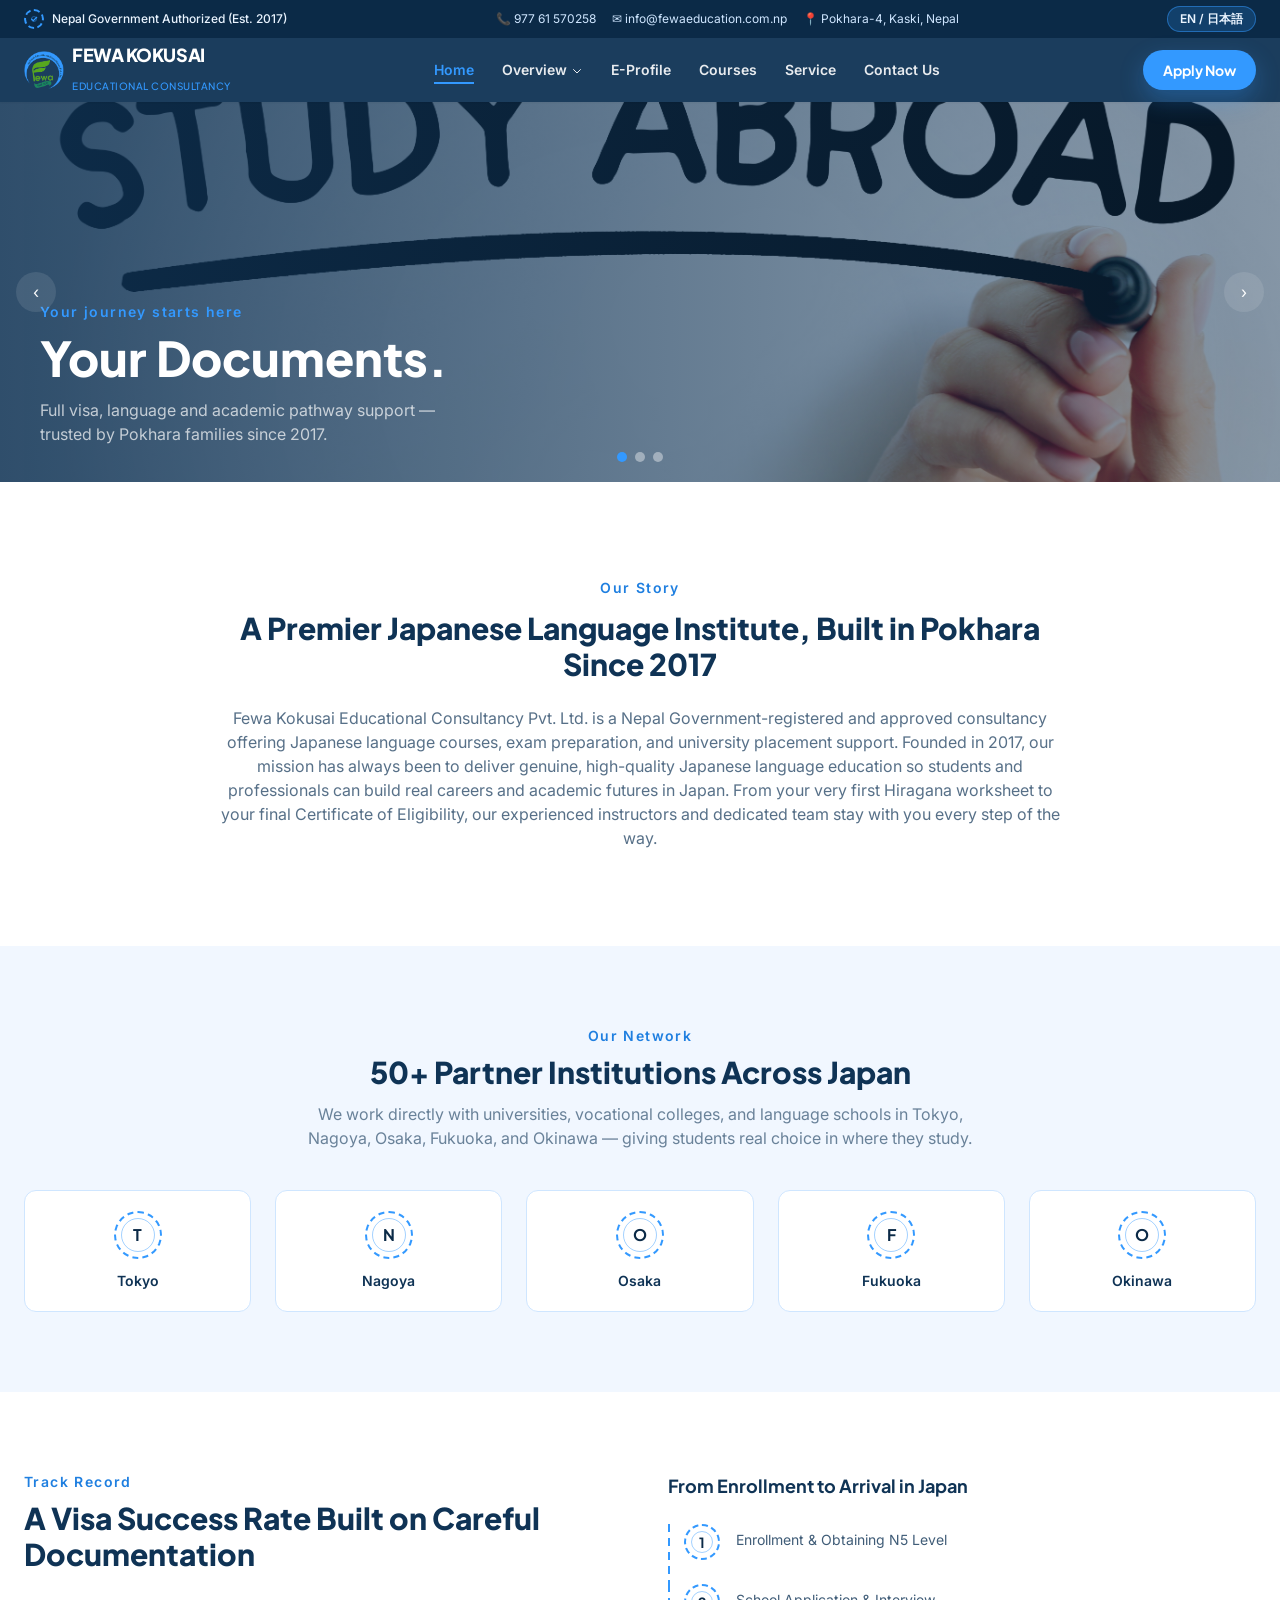
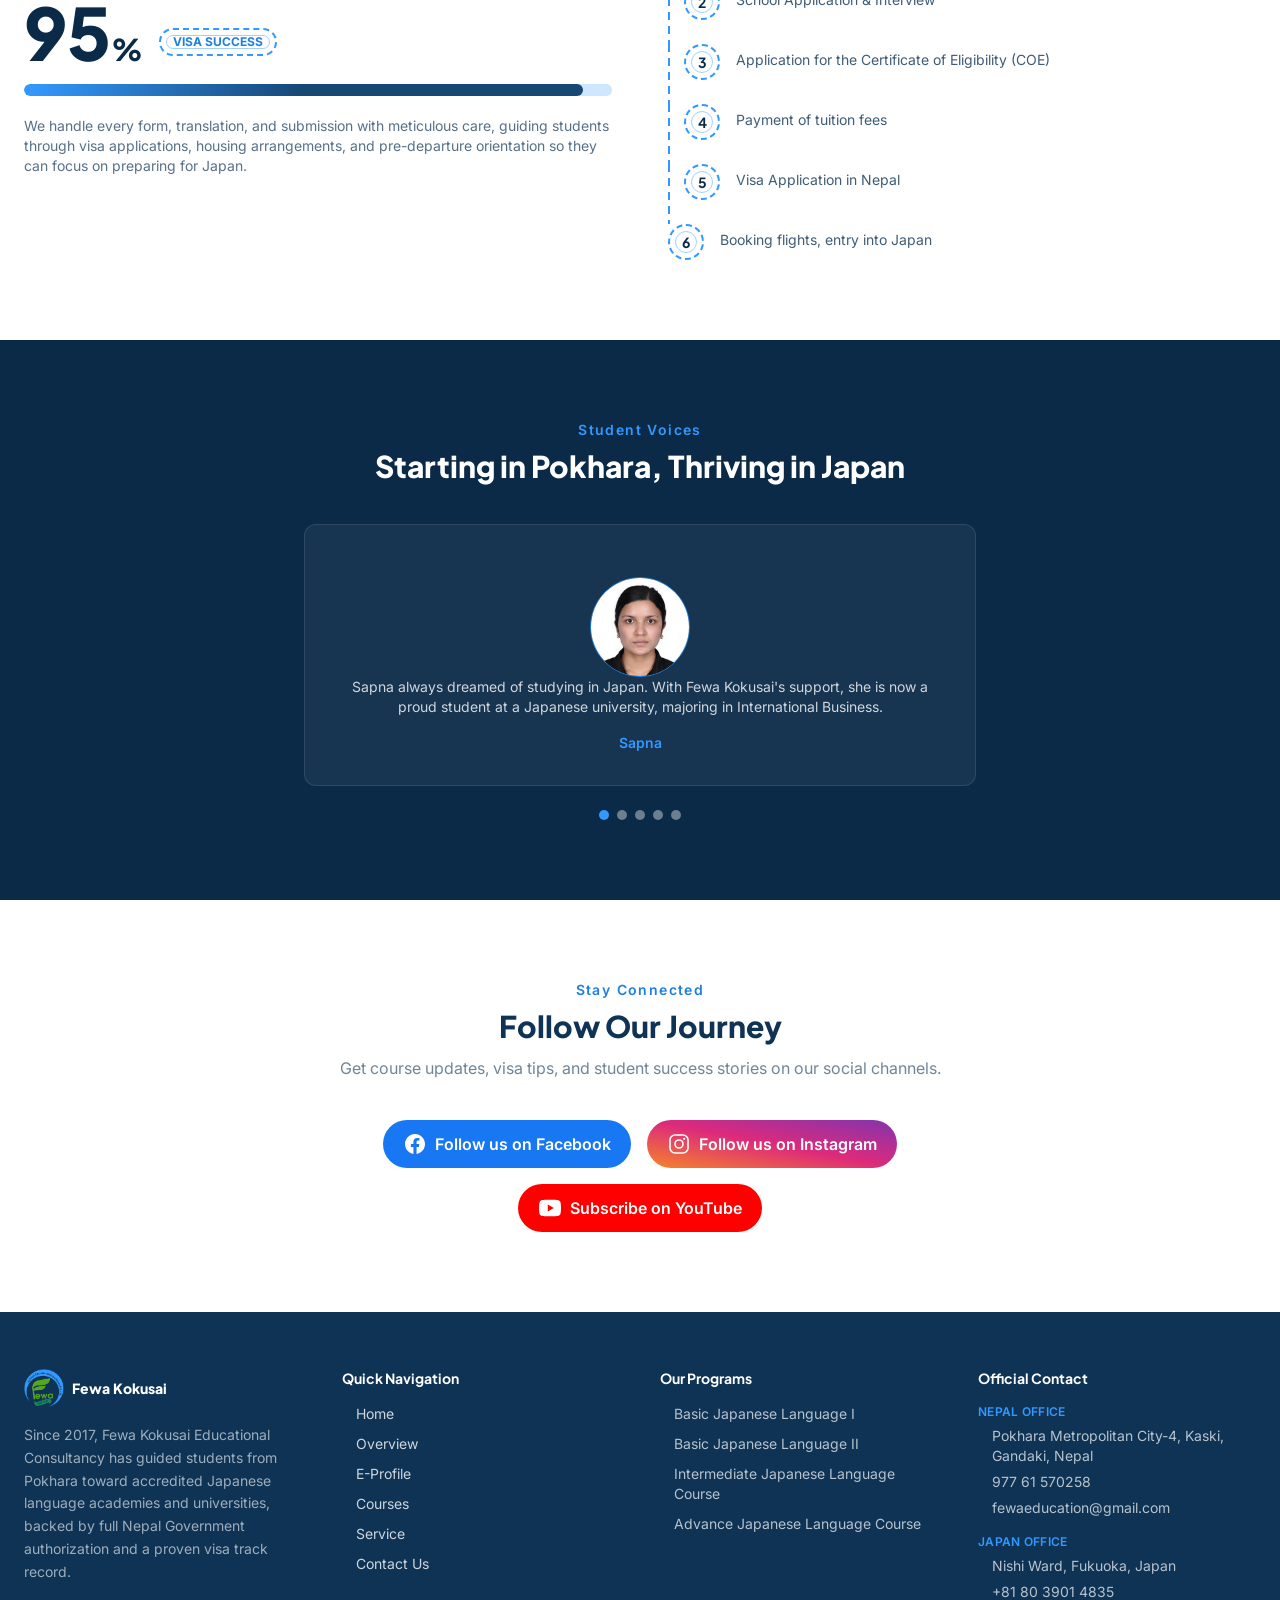
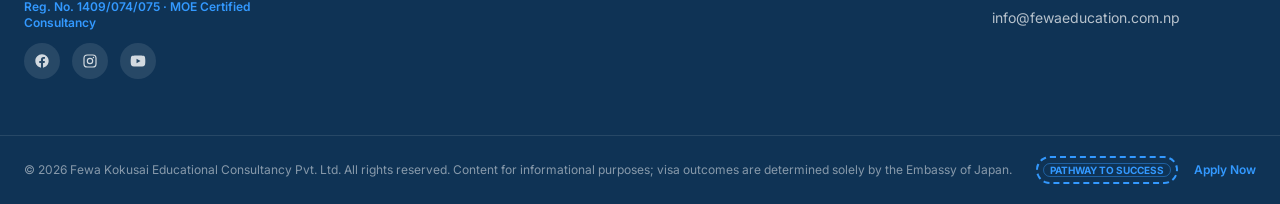
<file: index.html>
<!DOCTYPE html>
<html lang="en">
<head>
<meta charset="UTF-8">
<meta name="viewport" content="width=device-width, initial-scale=1.0">
<title>Fewa Kokusai Educational Consultancy Pvt. Ltd. | Home</title>

<!-- Google Fonts -->
<link rel="preconnect" href="https://fonts.googleapis.com">
<link href="https://fonts.googleapis.com/css2?family=Plus+Jakarta+Sans:wght@500;600;700;800&family=Inter:wght@400;500;600;700&family=Noto+Sans+JP:wght@500;700&display=swap" rel="stylesheet">

<!-- Our stylesheet: everything the site needs, no external CDN required -->
<link rel="stylesheet" href="css/styles.css">
<link rel="icon" href="images/logo.png">
</head>
<body class="bg-white text-navy-900 font-body antialiased">

<!-- ============ HEADER ============ -->
<header class="sticky top-0 z-50 shadow-sm">
  <!-- Utility bar -->
  <div class="bg-emerald-900 text-mint-50 text-xs">
    <div class="max-w-7xl mx-auto px-4 sm:px-6 py-1.5 flex flex-wrap items-center justify-between gap-2">
      <div class="flex items-center gap-2 font-medium">
        <span class="stamp inline-flex items-center justify-center w-5 h-5 text-[9px] font-bold text-mint-400">✓</span>
        <span data-i18n="topbar.badge">Nepal Government Authorized (Est. 2017)</span>
      </div>
      <div class="hidden md:flex items-center gap-4 text-mint-100">
        <a href="tel:+97761570258" class="hover:text-mint-400 transition-colors">📞 977 61 570258</a>
        <a href="mailto:info@fewaeducation.com.np" class="hover:text-mint-400 transition-colors">✉ info@fewaeducation.com.np</a>
        <span>📍 Pokhara-4, Kaski, Nepal</span>
      </div>
      <button id="langToggle" class="flex items-center gap-1 bg-mint-500/20 hover:bg-mint-500/40 border border-mint-400/50 rounded-full px-3 py-1 font-semibold transition-all">
        <span id="langLabel">EN / 日本語</span>
      </button>
    </div>
  </div>

  <!-- Main navbar -->
  <div class="bg-navy-900/95 backdrop-blur">
    <div class="max-w-7xl mx-auto px-4 sm:px-6">
      <div class="flex items-center justify-between h-16">
        <a href="index.html" class="flex items-center gap-2 group">
          <span class="w-10 h-10 flex items-center justify-center group-hover:scale-105 transition-transform">
            <img src="images/logo.png" class="w-full h-full object-contain" alt="Fewa Kokusai logo">
          </span>
          <span class="font-display font-extrabold text-white text-lg tracking-tight leading-none">FEWA KOKUSAI<br><span class="text-[10px] font-medium text-mint-400 tracking-wider" data-i18n="brand.sub">EDUCATIONAL CONSULTANCY</span></span>
        </a>

        <nav class="hidden lg:flex items-center gap-7 text-sm font-semibold text-white/90">
          <a href="index.html" class="nav-link active-link" data-i18n="nav.home">Home</a>
          <div class="relative group">
            <button class="nav-link flex items-center gap-1" data-i18n="nav.overview" type="button">Overview
              <svg class="w-3 h-3 mt-0.5" fill="none" stroke="currentColor" viewBox="0 0 24 24"><path stroke-linecap="round" stroke-linejoin="round" stroke-width="2" d="M19 9l-7 7-7-7"/></svg>
            </button>
            <div class="absolute left-0 top-full pt-3 opacity-0 invisible group-hover:opacity-100 group-hover:visible transition-all duration-200">
              <div class="bg-white text-navy-900 rounded-xl shadow-2xl border border-mint-100 w-56 py-2 passport-corner">
                <span class="pc-bl"></span><span class="pc-br"></span>
                <a href="about.html" class="block w-full text-left px-4 py-2.5 hover:bg-mint-50 text-sm font-semibold" data-i18n="nav.about">About Us</a>
                <a href="chairman.html" class="block w-full text-left px-4 py-2.5 hover:bg-mint-50 text-sm font-semibold" data-i18n="nav.chairman">Message From Chairman</a>
              </div>
            </div>
          </div>
          <a href="eprofile.html" class="nav-link" data-i18n="nav.eprofile">E-Profile</a>
          <a href="courses.html" class="nav-link" data-i18n="nav.courses">Courses</a>
          <a href="service.html" class="nav-link" data-i18n="nav.service">Service</a>
          <a href="contact.html" class="nav-link" data-i18n="nav.contact">Contact Us</a>
        </nav>

        <div class="flex items-center gap-3">
            <a href="https://forms.gle/hXB4zRTCv4FULYE1A" target="_blank" rel="noopener" class="hidden sm:inline-flex bg-mint-500 hover:bg-mint-600 text-white font-display font-bold text-sm px-5 py-2.5 rounded-full shadow-lg shadow-mint-500/30 hover:scale-105 transition-all" data-i18n="cta.apply">Apply Now</a>
            <button id="mobileBtn" class="lg:hidden text-white p-2" type="button">
            <svg class="w-7 h-7" fill="none" stroke="currentColor" viewBox="0 0 24 24"><path stroke-linecap="round" stroke-linejoin="round" stroke-width="2" d="M4 6h16M4 12h16M4 18h16"/></svg>
          </button>
        </div>
      </div>
    </div>

    <!-- Mobile menu -->
    <div id="mobileMenu" class="lg:hidden hidden bg-navy-800 border-t border-white/10">
      <div class="px-4 py-4 space-y-1 text-white font-semibold text-sm">
        <a href="index.html" class="block w-full text-left py-2.5" data-i18n="nav.home">Home</a>
        <div class="border-t border-white/10 pt-2 mt-1">
          <p class="text-mint-400 text-xs uppercase tracking-wider mb-1" data-i18n="nav.overview">Overview</p>
          <a href="about.html" class="block w-full text-left py-2 pl-3" data-i18n="nav.about">About Us</a>
          <a href="chairman.html" class="block w-full text-left py-2 pl-3" data-i18n="nav.chairman">Message From Chairman</a>
        </div>
        <a href="eprofile.html" class="block w-full text-left py-2.5 border-t border-white/10 mt-1" data-i18n="nav.eprofile">E-Profile</a>
        <a href="courses.html" class="block w-full text-left py-2.5" data-i18n="nav.courses">Courses</a>
        <a href="service.html" class="block w-full text-left py-2.5" data-i18n="nav.service">Service</a>
        <a href="contact.html" class="block w-full text-left py-2.5 mt-1" data-i18n="nav.contact">Contact Us</a>
        <a href="https://forms.gle/hXB4zRTCv4FULYE1A" target="_blank" rel="noopener" class="w-full mt-2 bg-mint-500 hover:bg-mint-600 text-white font-display font-bold px-5 py-2.5 rounded-full" data-i18n="cta.apply">Apply Now</a>
      </div>
    </div>
  </div>
</header>

<!-- ============ PAGE CONTENT ============ -->
<main>

  <!-- Slideshow -->
 <section class="relative h-[60vh] min-h-[380px] bg-navy-900 overflow-hidden">
    <img src="images/slide1.jpg" class="hero-slide active" data-slide-img="0" alt="Fewa Kokusai slide 1">
    <img src="images/slide2.jpg" class="hero-slide" data-slide-img="1" alt="Fewa Kokusai slide 2">
    <img src="images/slide3.jpg" class="hero-slide" data-slide-img="2" alt="Fewa Kokusai slide 3">
    <img src="images/slide4.jpg" class="hero-slide" data-slide-img="3" alt="Fewa Kokusai slide 4">
    <div class="hero-overlay"></div>
    <div class="relative h-full max-w-7xl mx-auto px-6 sm:px-10 flex items-center z-10">
      <div class="slide-caption" data-caption="0">
        <p class="text-mint-400 font-semibold tracking-widest text-xs sm:text-sm mb-3" data-i18n="home.hero.eyebrow">Your journey starts here</p>
        <h1 class="font-display font-extrabold text-3xl sm:text-5xl text-white max-w-xl leading-tight" data-i18n="home.hero.title1">Your Documents.</h1>
        <p class="text-white/70 mt-4 max-w-md text-sm sm:text-base" data-i18n="home.hero.sub">Full visa, language and academic pathway support — trusted by Pokhara families since 2017.</p>
      </div>
      <div class="slide-caption hidden" data-caption="1">
        <p class="text-mint-400 font-semibold tracking-widest text-xs sm:text-sm mb-3" data-i18n="home.hero.eyebrow">Pokhara → Japan</p>
        <h1 class="font-display font-extrabold text-3xl sm:text-5xl text-white max-w-xl leading-tight" data-i18n="home.hero.title2">Our Stamp.</h1>
        <p class="text-white/70 mt-4 max-w-md text-sm sm:text-base" data-i18n="home.hero.sub">Full visa, language and academic pathway support — trusted by Pokhara families since 2017.</p>
      </div>
      <div class="slide-caption hidden" data-caption="2">
        <p class="text-mint-400 font-semibold tracking-widest text-xs sm:text-sm mb-3" data-i18n="home.hero.eyebrow">Grab your future</p>
        <h1 class="font-display font-extrabold text-3xl sm:text-5xl text-white max-w-xl leading-tight" data-i18n="home.hero.title3">Japan's Classrooms.</h1>
        <p class="text-white/70 mt-4 max-w-md text-sm sm:text-base" data-i18n="home.hero.sub">Full visa, language and academic pathway support — trusted by Pokhara families since 2017.</p>
      </div>
      <div class="slide-caption hidden" data-caption="3">
        <p class="text-mint-400 font-semibold tracking-widest text-xs sm:text-sm mb-3" data-i18n="home.hero.eyebrow">Success</p>
        <h1 class="font-display font-extrabold text-3xl sm:text-5xl text-white max-w-xl leading-tight" data-i18n="home.hero.title4">Your Future.</h1>
        <p class="text-white/70 mt-4 max-w-md text-sm sm:text-base" data-i18n="home.hero.sub">Full visa, language and academic pathway support — trusted by Pokhara families since 2017.</p>
      </div>
    </div>
    <div class="absolute bottom-5 left-1/2 -translate-x-1/2 flex gap-2 z-20">
      <button data-slide="0" class="slide-dot w-2.5 h-2.5 rounded-full bg-mint-400 transition-colors" type="button"></button>
      <button data-slide="1" class="slide-dot w-2.5 h-2.5 rounded-full bg-white/40 hover:bg-mint-400 transition-colors" type="button"></button>
      <button data-slide="2" class="slide-dot w-2.5 h-2.5 rounded-full bg-white/40 hover:bg-mint-400 transition-colors" type="button"></button>
    </div>
    <button id="slidePrev" type="button" class="hidden sm:flex absolute left-4 top-1/2 -translate-y-1/2 z-20 w-10 h-10 rounded-full bg-white/10 hover:bg-mint-500 text-white items-center justify-center transition-colors">‹</button>
    <button id="slideNext" type="button" class="hidden sm:flex absolute right-4 top-1/2 -translate-y-1/2 z-20 w-10 h-10 rounded-full bg-white/10 hover:bg-mint-500 text-white items-center justify-center transition-colors">›</button>
  </section>

  <!-- Narrative -->
  <section class="max-w-4xl mx-auto px-4 sm:px-6 py-16 sm:py-24 text-center">
    <p class="text-mint-600 font-semibold tracking-widest text-xs sm:text-sm mb-3" data-i18n="home.narrative.eyebrow">Our Story</p>
    <h2 class="font-display font-extrabold text-2xl sm:text-3xl text-navy-900 mb-6" data-i18n="home.narrative.title">A Premier Japanese Language Institute, Built in Pokhara Since 2017</h2>
    <p class="text-navy-900/70 leading-relaxed text-sm sm:text-base" data-i18n="home.narrative.body">Fewa Kokusai Educational Consultancy Pvt. Ltd. is a Nepal Government-registered and approved consultancy offering Japanese language courses, exam preparation, and university placement support. Founded in 2017, our mission has always been to deliver genuine, high-quality Japanese language education so students and professionals can build real careers and academic futures in Japan. From your very first Hiragana worksheet to your final Certificate of Eligibility, our experienced instructors and dedicated team stay with you every step of the way.</p>
  </section>

  <!-- Network -->
  <section class="bg-mist py-16 sm:py-20">
    <div class="max-w-7xl mx-auto px-4 sm:px-6">
      <p class="text-mint-600 font-semibold tracking-widest text-xs sm:text-sm mb-2 text-center" data-i18n="home.network.eyebrow">Our Network</p>
      <h2 class="font-display font-extrabold text-2xl sm:text-3xl text-navy-900 mb-3 text-center" data-i18n="home.network.title">50+ Partner Institutions Across Japan</h2>
      <p class="text-navy-900/60 mb-10 text-center max-w-2xl mx-auto" data-i18n="home.network.sub">We work directly with universities, vocational colleges, and language schools in Tokyo, Nagoya, Osaka, Fukuoka, and Okinawa — giving students real choice in where they study.</p>
      <div class="grid grid-cols-2 md:grid-cols-5 gap-4 sm:gap-6">
        <div class="bg-white rounded-xl p-5 flex flex-col items-center justify-center text-center border border-navy-100 hover:border-mint-400 hover:-translate-y-1 hover:shadow-lg transition-all">
          <div class="stamp w-12 h-12 flex items-center justify-center text-emerald-900 font-display font-bold mb-3">T</div>
          <p class="font-semibold text-navy-900 text-xs sm:text-sm">Tokyo</p>
        </div>
        <div class="bg-white rounded-xl p-5 flex flex-col items-center justify-center text-center border border-navy-100 hover:border-mint-400 hover:-translate-y-1 hover:shadow-lg transition-all">
          <div class="stamp w-12 h-12 flex items-center justify-center text-emerald-900 font-display font-bold mb-3">N</div>
          <p class="font-semibold text-navy-900 text-xs sm:text-sm">Nagoya</p>
        </div>
        <div class="bg-white rounded-xl p-5 flex flex-col items-center justify-center text-center border border-navy-100 hover:border-mint-400 hover:-translate-y-1 hover:shadow-lg transition-all">
          <div class="stamp w-12 h-12 flex items-center justify-center text-emerald-900 font-display font-bold mb-3">O</div>
          <p class="font-semibold text-navy-900 text-xs sm:text-sm">Osaka</p>
        </div>
        <div class="bg-white rounded-xl p-5 flex flex-col items-center justify-center text-center border border-navy-100 hover:border-mint-400 hover:-translate-y-1 hover:shadow-lg transition-all">
          <div class="stamp w-12 h-12 flex items-center justify-center text-emerald-900 font-display font-bold mb-3">F</div>
          <p class="font-semibold text-navy-900 text-xs sm:text-sm">Fukuoka</p>
        </div>
        <div class="bg-white rounded-xl p-5 flex flex-col items-center justify-center text-center border border-navy-100 hover:border-mint-400 hover:-translate-y-1 hover:shadow-lg transition-all">
          <div class="stamp w-12 h-12 flex items-center justify-center text-emerald-900 font-display font-bold mb-3">O</div>
          <p class="font-semibold text-navy-900 text-xs sm:text-sm">Okinawa</p>
        </div>
      </div>
    </div>
  </section>

  <!-- Success rate + workflow -->
  <section class="max-w-7xl mx-auto px-4 sm:px-6 py-16 sm:py-20 grid lg:grid-cols-2 gap-14">
    <div>
      <p class="text-mint-600 font-semibold tracking-widest text-xs sm:text-sm mb-2" data-i18n="home.success.eyebrow">Track Record</p>
      <h2 class="font-display font-extrabold text-2xl sm:text-3xl text-navy-900 mb-6" data-i18n="home.success.title">A Visa Success Rate Built on Careful Documentation</h2>
      <div class="flex items-end gap-4 mb-4">
        <span class="font-display font-extrabold text-6xl sm:text-7xl text-emerald-900">95<span class="text-3xl">%</span></span>
        <span class="stamp px-3 py-1 text-xs font-bold text-mint-600 mb-3">VISA SUCCESS</span>
      </div>
      <div class="w-full bg-navy-100 rounded-full h-3 overflow-hidden mb-5">
        <div class="bg-gradient-to-r from-mint-500 to-emerald-700 h-3 rounded-full" style="width:95%"></div>
      </div>
      <p class="text-navy-900/70 text-sm leading-relaxed" data-i18n="home.success.body">We handle every form, translation, and submission with meticulous care, guiding students through visa applications, housing arrangements, and pre-departure orientation so they can focus on preparing for Japan.</p>
    </div>
    <div>
      <h3 class="font-display font-bold text-lg text-navy-900 mb-6" data-i18n="home.workflow.title">From Enrollment to Arrival in Japan</h3>
      <div class="space-y-0">
        <div class="flex gap-4 pb-6 flight-path-v ml-4 pl-4 -ml-0">
          <span class="stamp shrink-0 w-9 h-9 flex items-center justify-center text-emerald-900 font-display font-bold text-sm">1</span>
          <p class="text-navy-900/80 text-sm pt-1.5" data-i18n="workflow1">Enrollment &amp; Obtaining N5 Level</p>
        </div>
        <div class="flex gap-4 pb-6 flight-path-v ml-4 pl-4 -ml-0">
          <span class="stamp shrink-0 w-9 h-9 flex items-center justify-center text-emerald-900 font-display font-bold text-sm">2</span>
          <p class="text-navy-900/80 text-sm pt-1.5" data-i18n="workflow2">School Application & Interview</p>
        </div>
        <div class="flex gap-4 pb-6 flight-path-v ml-4 pl-4 -ml-0">
          <span class="stamp shrink-0 w-9 h-9 flex items-center justify-center text-emerald-900 font-display font-bold text-sm">3</span>
          <p class="text-navy-900/80 text-sm pt-1.5" data-i18n="workflow3">Application for the Certificate of Eligibility (COE)</p>
        </div>
        <div class="flex gap-4 pb-6 flight-path-v ml-4 pl-4 -ml-0">
          <span class="stamp shrink-0 w-9 h-9 flex items-center justify-center text-emerald-900 font-display font-bold text-sm">4</span>
          <p class="text-navy-900/80 text-sm pt-1.5" data-i18n="workflow4">Payment of tuition fees</p>
        </div>
        <div class="flex gap-4 pb-6 flight-path-v ml-4 pl-4 -ml-0">
          <span class="stamp shrink-0 w-9 h-9 flex items-center justify-center text-emerald-900 font-display font-bold text-sm">5</span>
          <p class="text-navy-900/80 text-sm pt-1.5" data-i18n="workflow5">Visa Application in Nepal</p>
        </div>
        <div class="flex gap-4">
          <span class="stamp shrink-0 w-9 h-9 flex items-center justify-center text-emerald-900 font-display font-bold text-sm">6</span>
          <p class="text-navy-900/80 text-sm pt-1.5" data-i18n="workflow6">Booking flights, entry into Japan</p>
        </div>
      </div>
    </div>
  </section>

  <!-- Student reviews -->
  <section class="bg-emerald-900 py-16 sm:py-20">
    <div class="max-w-7xl mx-auto px-4 sm:px-6">
      <p class="text-mint-400 font-semibold tracking-widest text-xs sm:text-sm mb-2 text-center" data-i18n="home.reviews.eyebrow">Student Voices</p>
      <h2 class="font-display font-extrabold text-2xl sm:text-3xl text-white mb-10 text-center" data-i18n="home.reviews.title">Starting in Pokhara, Thriving in Japan</h2>

      <div class="max-w-2xl mx-auto">
        <div id="reviewCarousel" class="relative">
          <div class="review-slide bg-white/5 border border-white/10 rounded-xl p-6 sm:p-8 text-center" data-review="0">
           <img src="images/Sapna.jpg" class="Studentimg" data-slide-img="2" alt="Fewa Kokusai slide 3">
            <p class="text-white/80 text-sm leading-relaxed mb-4" data-i18n="home.review1.text">Sapna always dreamed of studying in Japan. With Fewa Kokusai's support, she is now a proud student at a Japanese university, majoring in International Business.</p>
            <p class="text-mint-400 font-semibold text-sm">Sapna</p>
          </div>
          <div class="review-slide hidden bg-white/5 border border-white/10 rounded-xl p-6 sm:p-8 text-center" data-review="1">
            <img src="images/Isha  Magar .jpg" class="Studentimg" data-slide-img="2" alt="Fewa Kokusai slide 3">
            <p class="text-white/80 text-sm leading-relaxed mb-4" data-i18n="home.review2.text">Isha's journey from Pokhara to Tokyo was made possible by Fewa Kokusai's professional guidance. Today, she is excelling in her Environmental Kaigo program.</p>
            <p class="text-mint-400 font-semibold text-sm">Isha</p>
          </div>
          <div class="review-slide hidden bg-white/5 border border-white/10 rounded-xl p-6 sm:p-8 text-center" data-review="2">
            <img src="images/Subash.jpg" class="Studentimg" data-slide-img="2" alt="Fewa Kokusai slide 3">
            <p class="text-white/80 text-sm leading-relaxed mb-4" data-i18n="home.review3.text">Subash's ambition to study in Japan was realized with Fewa Kokusai's help. He is now thriving in a Computer Science program at a renowned Japanese university.</p>
            <p class="text-mint-400 font-semibold text-sm">Subash</p>
          </div>
          <div class="review-slide hidden bg-white/5 border border-white/10 rounded-xl p-6 sm:p-8 text-center" data-review="3">
           <img src="images/Rejina Photo.jpg" class="Studentimg" data-slide-img="2" alt="Fewa Kokusai slide 3">
            <p class="text-white/80 text-sm leading-relaxed mb-4" data-i18n="home.review4.text">Rejina's transformative journey to Japan was made possible through Fewa Kokusai. She is currently pursuing a degree in Hotel Management.</p>
            <p class="text-mint-400 font-semibold text-sm">Rejina</p>
          </div>
          <div class="review-slide hidden bg-white/5 border border-white/10 rounded-xl p-6 sm:p-8 text-center" data-review="4">
            <img src="images/Usha Shrees.jpg" class="Studentimg" data-slide-img="2" alt="Fewa Kokusai slide 3">
            <p class="text-white/80 text-sm leading-relaxed mb-4" data-i18n="home.review5.text">Usha's aspiration to study Marketing Strategy in Japan was achieved with Fewa Kokusai's help. She is now at a leading university in Japan, focusing on her studies and future career.</p>
            <p class="text-mint-400 font-semibold text-sm">Usha</p>
          </div>
        </div>

        <div class="flex items-center justify-center gap-2 mt-6">
          <button data-review-dot="0" class="review-dot w-2.5 h-2.5 rounded-full bg-mint-400 transition-colors" type="button" aria-label="Show review 1"></button>
          <button data-review-dot="1" class="review-dot w-2.5 h-2.5 rounded-full bg-white/40 hover:bg-mint-400 transition-colors" type="button" aria-label="Show review 2"></button>
          <button data-review-dot="2" class="review-dot w-2.5 h-2.5 rounded-full bg-white/40 hover:bg-mint-400 transition-colors" type="button" aria-label="Show review 3"></button>
          <button data-review-dot="3" class="review-dot w-2.5 h-2.5 rounded-full bg-white/40 hover:bg-mint-400 transition-colors" type="button" aria-label="Show review 4"></button>
          <button data-review-dot="4" class="review-dot w-2.5 h-2.5 rounded-full bg-white/40 hover:bg-mint-400 transition-colors" type="button" aria-label="Show review 5"></button>
        </div>
      </div>
    </div>
  </section>

  <!-- Social follow section -->
  <section class="py-16 sm:py-20 text-center">
    <div class="max-w-3xl mx-auto px-4 sm:px-6">
      <p class="text-mint-600 font-semibold tracking-widest text-xs sm:text-sm mb-2" data-i18n="home.social.eyebrow">Stay Connected</p>
      <h2 class="font-display font-extrabold text-2xl sm:text-3xl text-navy-900 mb-3" data-i18n="home.social.title">Follow Our Journey</h2>
      <p class="text-navy-900/60 mb-10" data-i18n="home.social.sub">Get course updates, visa tips, and student success stories on our social channels.</p>
      <div class="flex flex-wrap items-center justify-center gap-4">
        <a href="https://www.facebook.com/Fewaedu?locale=ja_JP" target="_blank" rel="noopener" class="social-btn flex items-center gap-2 bg-[#1877F2] text-white font-semibold px-5 py-3 rounded-full">
          <svg class="w-6 h-6" fill="currentColor" viewBox="0 0 24 24"><path d="M22 12.07C22 6.5 17.52 2 12 2S2 6.5 2 12.07c0 5 3.66 9.15 8.44 9.93v-7.02H7.9v-2.91h2.54V9.85c0-2.5 1.49-3.89 3.77-3.89 1.09 0 2.24.2 2.24.2v2.46h-1.26c-1.24 0-1.63.77-1.63 1.56v1.88h2.78l-.44 2.91h-2.34V22c4.78-.78 8.44-4.93 8.44-9.93z"/></svg>
          <span data-i18n="home.social.facebook">Follow us on Facebook</span>
        </a>
        <a href="https://www.instagram.com/fewaeducation/" target="_blank" rel="noopener" class="social-btn flex items-center gap-2 bg-gradient-to-tr from-[#F58529] via-[#DD2A7B] to-[#8134AF] text-white font-semibold px-5 py-3 rounded-full">
          <svg class="w-6 h-6" fill="none" stroke="currentColor" viewBox="0 0 24 24"><rect x="3" y="3" width="18" height="18" rx="5" stroke-width="1.6"/><circle cx="12" cy="12" r="4" stroke-width="1.6"/><circle cx="17.2" cy="6.8" r="1.1" fill="currentColor" stroke="none"/></svg>
          <span data-i18n="home.social.instagram">Follow us on Instagram</span>
        </a>
        <a href="https://www.youtube.com/@FewaEducation" target="_blank" rel="noopener" class="social-btn flex items-center gap-2 bg-[#FF0000] text-white font-semibold px-5 py-3 rounded-full">
          <svg class="w-6 h-6" fill="currentColor" viewBox="0 0 24 24"><path d="M22.5 6.2a2.8 2.8 0 00-2-2C18.9 3.7 12 3.7 12 3.7s-6.9 0-8.5.5a2.8 2.8 0 00-2 2A29 29 0 001 12a29 29 0 00.5 5.8 2.8 2.8 0 002 2c1.6.5 8.5.5 8.5.5s6.9 0 8.5-.5a2.8 2.8 0 002-2A29 29 0 0023 12a29 29 0 00-.5-5.8zM9.8 15.4V8.6l6 3.4-6 3.4z"/></svg>
          <span data-i18n="home.social.youtube">Subscribe on YouTube</span>
        </a>
      </div>
    </div>
  </section>

</main>

<!-- ============ FOOTER ============ -->
<footer class="bg-navy-900 text-white/80 mt-0">
  <div class="max-w-7xl mx-auto px-4 sm:px-6 py-14 grid grid-cols-1 sm:grid-cols-2 lg:grid-cols-4 gap-10 text-sm">
    <div>
      <div class="flex items-center gap-2 mb-4">
        <span class="w-10 h-10 flex items-center justify-center">
          <img src="images/logo.png" class="w-full h-full object-contain" alt="Fewa Kokusai logo">
        </span>
        <span class="font-display font-extrabold text-white" data-i18n="brand.name">Fewa Kokusai</span>
      </div>
      <p class="leading-relaxed text-white/60 mb-4" data-i18n="footer.about">Since 2017, Fewa Kokusai Educational Consultancy has guided students from Pokhara toward accredited Japanese language academies and universities, backed by full Nepal Government authorization and a proven visa track record.</p>
      <p class="text-mint-400 text-xs font-semibold mb-3" data-i18n="footer.reg">Reg. No. 1409/074/075 · MOE Certified Consultancy</p>
      <div class="flex gap-3">
        <a href="https://www.facebook.com/Fewaedu?locale=ja_JP" target="_blank" rel="noopener" aria-label="Facebook" class="w-9 h-9 rounded-full bg-white/10 hover:bg-mint-500 flex items-center justify-center transition-colors">
          <svg class="w-4 h-4" fill="currentColor" viewBox="0 0 24 24"><path d="M22 12.07C22 6.5 17.52 2 12 2S2 6.5 2 12.07c0 5 3.66 9.15 8.44 9.93v-7.02H7.9v-2.91h2.54V9.85c0-2.5 1.49-3.89 3.77-3.89 1.09 0 2.24.2 2.24.2v2.46h-1.26c-1.24 0-1.63.77-1.63 1.56v1.88h2.78l-.44 2.91h-2.34V22c4.78-.78 8.44-4.93 8.44-9.93z"/></svg>
        </a>
        <a href="https://www.instagram.com/fewaeducation/" target="_blank" rel="noopener" aria-label="Instagram" class="w-9 h-9 rounded-full bg-white/10 hover:bg-mint-500 flex items-center justify-center transition-colors">
          <svg class="w-4 h-4" fill="none" stroke="currentColor" viewBox="0 0 24 24"><rect x="3" y="3" width="18" height="18" rx="5" stroke-width="1.8"/><circle cx="12" cy="12" r="4" stroke-width="1.8"/><circle cx="17.2" cy="6.8" r="1.1" fill="currentColor" stroke="none"/></svg>
        </a>
        <a href="https://www.youtube.com/@FewaEducation" target="_blank" rel="noopener" aria-label="YouTube" class="w-9 h-9 rounded-full bg-white/10 hover:bg-mint-500 flex items-center justify-center transition-colors">
          <svg class="w-4 h-4" fill="currentColor" viewBox="0 0 24 24"><path d="M22.5 6.2a2.8 2.8 0 00-2-2C18.9 3.7 12 3.7 12 3.7s-6.9 0-8.5.5a2.8 2.8 0 00-2 2A29 29 0 001 12a29 29 0 00.5 5.8 2.8 2.8 0 002 2c1.6.5 8.5.5 8.5.5s6.9 0 8.5-.5a2.8 2.8 0 002-2A29 29 0 0023 12a29 29 0 00-.5-5.8zM9.8 15.4V8.6l6 3.4-6 3.4z"/></svg>
        </a>
      </div>
    </div>
    <div>
      <h4 class="font-display font-bold text-white mb-4" data-i18n="footer.nav">Quick Navigation</h4>
      <ul class="space-y-2.5">
        <li><a href="index.html" class="hover:text-mint-400 transition-colors" data-i18n="nav.home">Home</a></li>
        <li><a href="about.html" class="hover:text-mint-400 transition-colors" data-i18n="nav.about">Overview</a></li>
        <li><a href="eprofile.html" class="hover:text-mint-400 transition-colors" data-i18n="nav.eprofile">E-Profile</a></li>
        <li><a href="courses.html" class="hover:text-mint-400 transition-colors" data-i18n="nav.courses">Courses</a></li>
        <li><a href="service.html" class="hover:text-mint-400 transition-colors" data-i18n="nav.service">Service</a></li>
        <li><a href="contact.html" class="hover:text-mint-400 transition-colors" data-i18n="nav.contact">Contact Us</a></li>
      </ul>
    </div>
    <div>
      <h4 class="font-display font-bold text-white mb-4" data-i18n="footer.programs">Our Programs</h4>
      <ul class="space-y-2.5 text-white/70">
        <li data-i18n="course.1.title">Basic Japanese Language I</li>
        <li data-i18n="course.2.title">Basic Japanese Language II</li>
        <li data-i18n="course.3.title">Intermediate Japanese Language Course</li>
        <li data-i18n="course.4.title">Advance Japanese Language Course</li>
      </ul>
    </div>
    <div>
      <h4 class="font-display font-bold text-white mb-4" data-i18n="footer.contact">Official Contact</h4>
      <p class="text-mint-400 font-semibold text-xs uppercase tracking-wide mb-1.5" data-i18n="footer.nepal.title">Nepal Office</p>
      <ul class="space-y-1.5 text-white/70 mb-4">
        <li data-i18n="footer.address.nepal">Pokhara Metropolitan City-4, Kaski, Gandaki, Nepal</li>
        <li>977 61 570258</li>
        <li>fewaeducation@gmail.com</li>
      </ul>
      <p class="text-mint-400 font-semibold text-xs uppercase tracking-wide mb-1.5" data-i18n="footer.japan.title">Japan Office</p>
      <ul class="space-y-1.5 text-white/70">
        <li data-i18n="footer.address.japan">Nishi Ward, Fukuoka, Japan</li>
        <li>+81 80 3901 4835</li>
        <li>info@fewaeducation.com.np</li>
      </ul>
    </div>
  </div>
  <div class="border-t border-white/10">
    <div class="max-w-7xl mx-auto px-4 sm:px-6 py-5 flex flex-col sm:flex-row items-center justify-between gap-4 text-xs text-white/50">
      <p data-i18n="footer.copyright">© 2026 Fewa Kokusai Educational Consultancy Pvt. Ltd. All rights reserved. Content for informational purposes; visa outcomes are determined solely by the Embassy of Japan.</p>
      <div class="flex items-center gap-4">
        <span class="stamp px-3 py-1 text-[10px] font-bold text-mint-400" data-i18n="footer.badge">PATHWAY TO SUCCESS</span>
        <a href="https://forms.gle/hXB4zRTCv4FULYE1A" target="_blank" rel="noopener" class="text-mint-400 font-semibold hover:underline" data-i18n="cta.apply">Apply Now</a>
      </div>
    </div>
  </div>
</footer>

<!-- =========================================================
     SCRIPTS
     1) language.js  -> Japanese text dictionary (edit here)
     2) main.js      -> small interactive behaviors
========================================================= -->
<script src="js/language.js"></script>
<script src="js/main.js"></script>
</body>
</html>
</file>
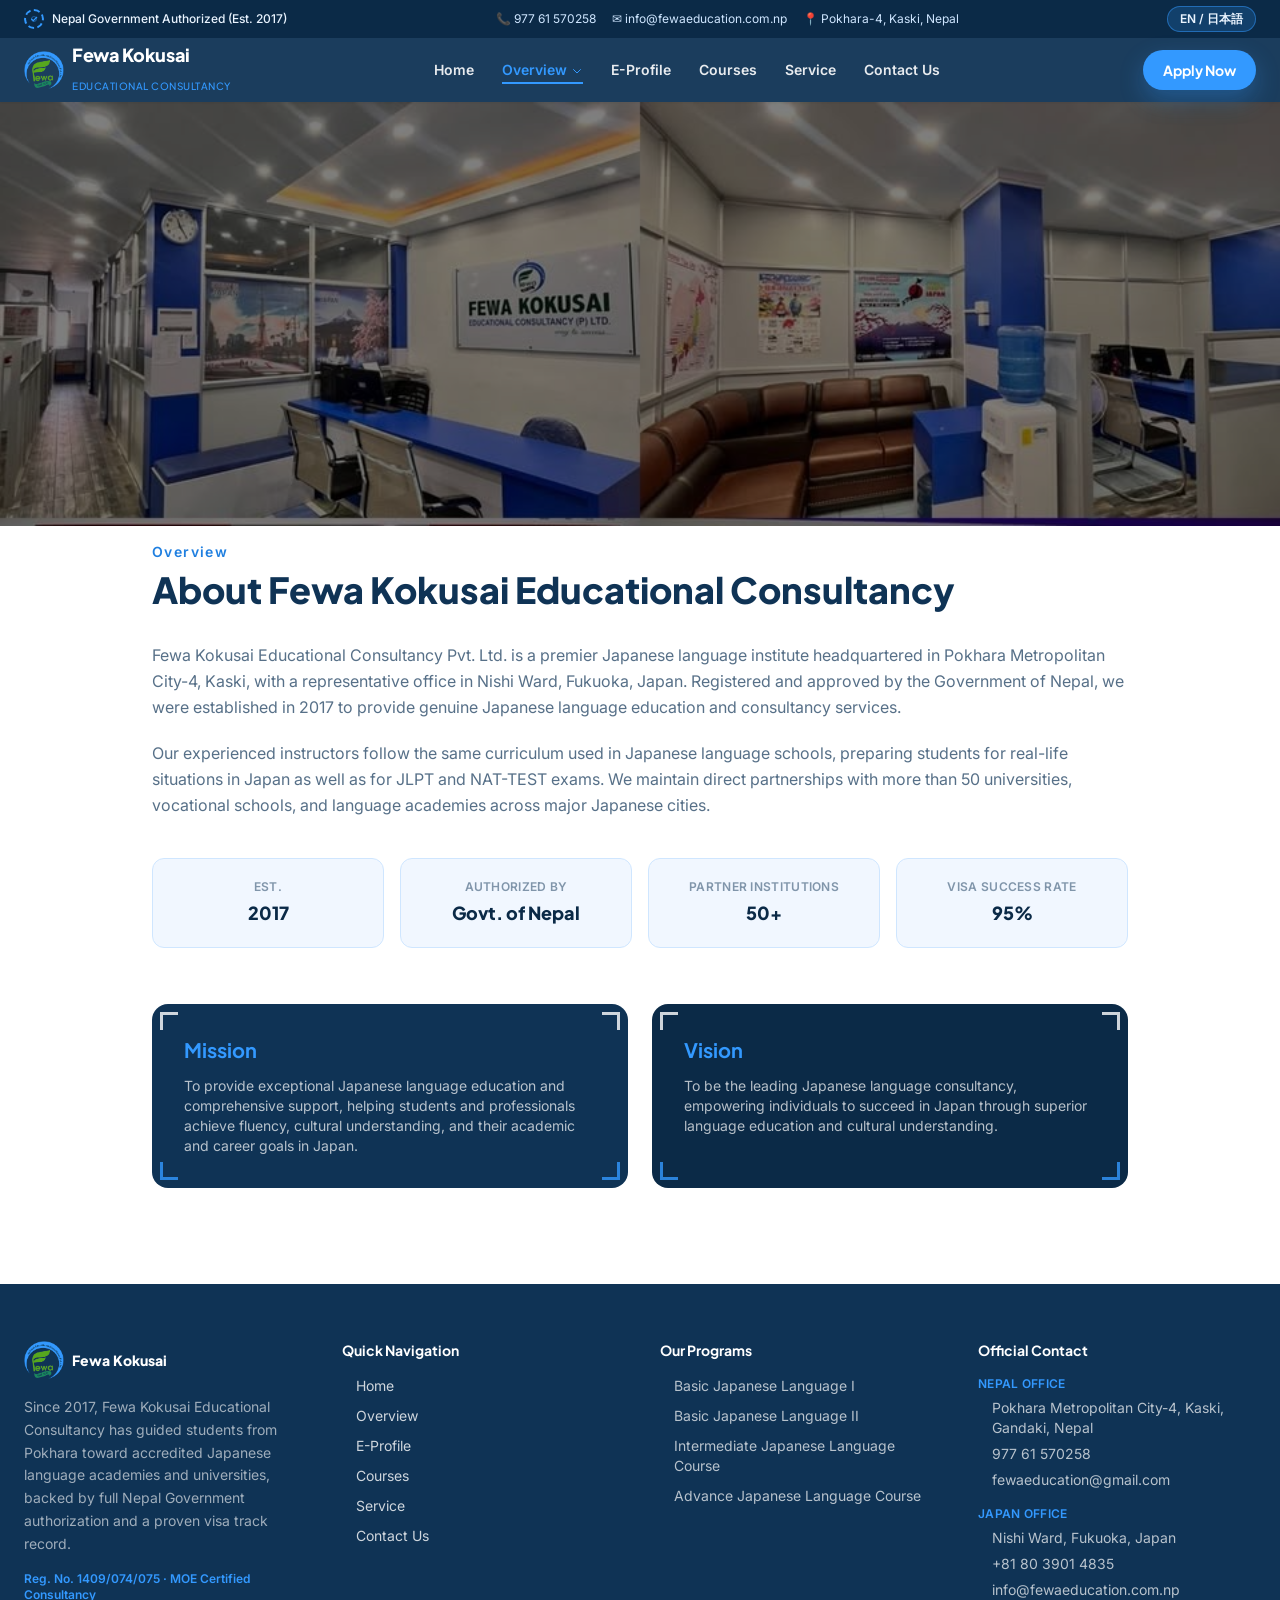
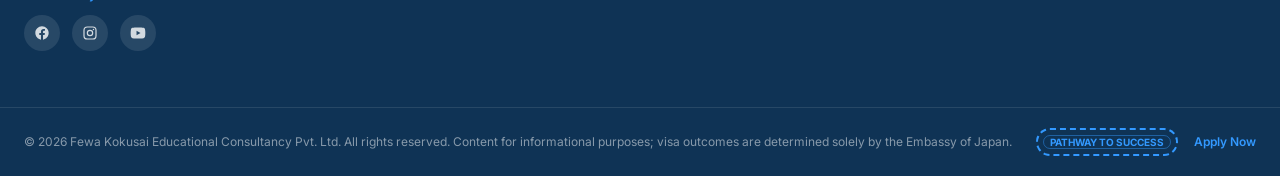
<file: about.html>
<!DOCTYPE html>
<html lang="en">
<head>
<meta charset="UTF-8">
<meta name="viewport" content="width=device-width, initial-scale=1.0">
<title>About Us | Fewa Kokusai Educational Consultancy</title>

<!-- Google Fonts -->
<link rel="preconnect" href="https://fonts.googleapis.com">
<link href="https://fonts.googleapis.com/css2?family=Plus+Jakarta+Sans:wght@500;600;700;800&family=Inter:wght@400;500;600;700&family=Noto+Sans+JP:wght@500;700&display=swap" rel="stylesheet">

<!-- Our stylesheet: everything the site needs, no external CDN required -->
<link rel="stylesheet" href="css/styles.css">
<link rel="icon" href="images/logo.png">
</head>
<body class="bg-white text-navy-900 font-body antialiased">

<!-- ============ HEADER ============ -->
<header class="sticky top-0 z-50 shadow-sm">
  <!-- Utility bar -->
  <div class="bg-emerald-900 text-mint-50 text-xs">
    <div class="max-w-7xl mx-auto px-4 sm:px-6 py-1.5 flex flex-wrap items-center justify-between gap-2">
      <div class="flex items-center gap-2 font-medium">
        <span class="stamp inline-flex items-center justify-center w-5 h-5 text-[9px] font-bold text-mint-400">✓</span>
        <span data-i18n="topbar.badge">Nepal Government Authorized (Est. 2017)</span>
      </div>
      <div class="hidden md:flex items-center gap-4 text-mint-100">
        <a href="tel:+97761570258" class="hover:text-mint-400 transition-colors">📞 977 61 570258</a>
        <a href="mailto:info@fewaeducation.com.np" class="hover:text-mint-400 transition-colors">✉ info@fewaeducation.com.np</a>
        <span>📍 Pokhara-4, Kaski, Nepal</span>
      </div>
      <button id="langToggle" class="flex items-center gap-1 bg-mint-500/20 hover:bg-mint-500/40 border border-mint-400/50 rounded-full px-3 py-1 font-semibold transition-all">
        <span id="langLabel">EN / 日本語</span>
      </button>
    </div>
  </div>

  <!-- Main navbar -->
  <div class="bg-navy-900/95 backdrop-blur">
    <div class="max-w-7xl mx-auto px-4 sm:px-6">
      <div class="flex items-center justify-between h-16">
        <a href="index.html" class="flex items-center gap-2 group">
          <span class="w-10 h-10 flex items-center justify-center group-hover:scale-105 transition-transform">
            <img src="images/logo.png" class="w-full h-full object-contain" alt="Fewa Kokusai logo">
          </span>
          <span class="font-display font-extrabold text-white text-lg tracking-tight leading-none">Fewa Kokusai<br><span class="text-[10px] font-medium text-mint-400 tracking-wider" data-i18n="brand.sub">EDUCATIONAL CONSULTANCY</span></span>
        </a>

        <nav class="hidden lg:flex items-center gap-7 text-sm font-semibold text-white/90">
          <a href="index.html" class="nav-link" data-i18n="nav.home">Home</a>
          <div class="relative group">
            <button class="nav-link active-link flex items-center gap-1" data-i18n="nav.overview" type="button">Overview
              <svg class="w-3 h-3 mt-0.5" fill="none" stroke="currentColor" viewBox="0 0 24 24"><path stroke-linecap="round" stroke-linejoin="round" stroke-width="2" d="M19 9l-7 7-7-7"/></svg>
            </button>
            <div class="absolute left-0 top-full pt-3 opacity-0 invisible group-hover:opacity-100 group-hover:visible transition-all duration-200">
              <div class="bg-white text-navy-900 rounded-xl shadow-2xl border border-mint-100 w-56 py-2 passport-corner">
                <span class="pc-bl"></span><span class="pc-br"></span>
                <a href="about.html" class="block w-full text-left px-4 py-2.5 hover:bg-mint-50 text-sm font-semibold" data-i18n="nav.about">About Us</a>
                <a href="chairman.html" class="block w-full text-left px-4 py-2.5 hover:bg-mint-50 text-sm font-semibold" data-i18n="nav.chairman">Message From Chairman</a>
              </div>
            </div>
          </div>
          <a href="eprofile.html" class="nav-link" data-i18n="nav.eprofile">E-Profile</a>
          <a href="courses.html" class="nav-link" data-i18n="nav.courses">Courses</a>
          <a href="service.html" class="nav-link" data-i18n="nav.service">Service</a>
          <a href="contact.html" class="nav-link" data-i18n="nav.contact">Contact Us</a>
        </nav>

        <div class="flex items-center gap-3">
          <a href="https://forms.gle/hXB4zRTCv4FULYE1A" target="_blank" rel="noopener" class="hidden sm:inline-flex bg-mint-500 hover:bg-mint-600 text-white font-display font-bold text-sm px-5 py-2.5 rounded-full shadow-lg shadow-mint-500/30 hover:scale-105 transition-all" data-i18n="cta.apply">Apply Now</a>
          <button id="mobileBtn" class="lg:hidden text-white p-2" type="button">
            <svg class="w-7 h-7" fill="none" stroke="currentColor" viewBox="0 0 24 24"><path stroke-linecap="round" stroke-linejoin="round" stroke-width="2" d="M4 6h16M4 12h16M4 18h16"/></svg>
          </button>
        </div>
      </div>
    </div>

    <!-- Mobile menu -->
    <div id="mobileMenu" class="lg:hidden hidden bg-navy-800 border-t border-white/10">
      <div class="px-4 py-4 space-y-1 text-white font-semibold text-sm">
        <a href="index.html" class="block w-full text-left py-2.5" data-i18n="nav.home">Home</a>
        <div class="border-t border-white/10 pt-2 mt-1">
          <p class="text-mint-400 text-xs uppercase tracking-wider mb-1" data-i18n="nav.overview">Overview</p>
          <a href="about.html" class="block w-full text-left py-2 pl-3" data-i18n="nav.about">About Us</a>
          <a href="chairman.html" class="block w-full text-left py-2 pl-3" data-i18n="nav.chairman">Message From Chairman</a>
        </div>
        <a href="eprofile.html" class="block w-full text-left py-2.5 border-t border-white/10 mt-1" data-i18n="nav.eprofile">E-Profile</a>
        <a href="courses.html" class="block w-full text-left py-2.5" data-i18n="nav.courses">Courses</a>
        <a href="service.html" class="block w-full text-left py-2.5" data-i18n="nav.service">Service</a>
        <a href="contact.html" class="block w-full text-left py-2.5" data-i18n="nav.contact">Contact Us</a>
        <a href="https://forms.gle/hXB4zRTCv4FULYE1A" target="_blank" rel="noopener" class="w-full mt-2 bg-mint-500 hover:bg-mint-600 text-white font-display font-bold px-5 py-2.5 rounded-full" data-i18n="cta.apply">Apply Now</a>
      </div>
    </div>
  </div>
</header>

<main>
  <section class="titleimg">
    <img src="images/about.jpg" class="w-full h-64 sm:h-96 object-cover" alt="Students learning Japanese language in a classroom">
  </section>
  <section class="max-w-5xl mx-auto px-4 sm:px-6 py-16 sm:py-24">
    <p class="text-mint-600 font-semibold tracking-widest text-xs sm:text-sm mb-2 reveal" data-i18n="about.eyebrow">Overview</p>
    <h1 class="font-display font-extrabold text-3xl sm:text-4xl text-navy-900 mb-8 reveal" data-i18n="about.title">About Fewa Kokusai Educational Consultancy</h1>
    <p class="text-navy-900/70 leading-relaxed mb-5 reveal" data-i18n="about.body1">Fewa Kokusai Educational Consultancy Pvt. Ltd. is a premier Japanese language institute headquartered in Pokhara Metropolitan City-4, Kaski, with a representative office in Nishi Ward, Fukuoka, Japan. Registered and approved by the Government of Nepal, we were established in 2017 to provide genuine Japanese language education and consultancy services.</p>
    <p class="text-navy-900/70 leading-relaxed mb-10 reveal" data-i18n="about.body2">Our experienced instructors follow the same curriculum used in Japanese language schools, preparing students for real-life situations in Japan as well as for JLPT and NAT-TEST exams. We maintain direct partnerships with more than 50 universities, vocational schools, and language academies across major Japanese cities.</p>

    <div class="grid sm:grid-cols-4 gap-4 mb-14 reveal">
      <div class="bg-mist rounded-xl p-5 text-center border border-navy-100">
        <p class="text-navy-900/50 text-xs font-semibold uppercase tracking-wide" data-i18n="about.stat1">Est.</p>
        <p class="font-display font-extrabold text-lg text-emerald-900 mt-1" data-i18n="about.stat1n">2017</p>
      </div>
      <div class="bg-mist rounded-xl p-5 text-center border border-navy-100">
        <p class="text-navy-900/50 text-xs font-semibold uppercase tracking-wide" data-i18n="about.stat2">Authorized By</p>
        <p class="font-display font-extrabold text-lg text-emerald-900 mt-1" data-i18n="about.stat2n">Govt. of Nepal</p>
      </div>
      <div class="bg-mist rounded-xl p-5 text-center border border-navy-100">
        <p class="text-navy-900/50 text-xs font-semibold uppercase tracking-wide" data-i18n="about.stat3">Partner Institutions</p>
        <p class="font-display font-extrabold text-lg text-emerald-900 mt-1" data-i18n="about.stat3n">50+</p>
      </div>
      <div class="bg-mist rounded-xl p-5 text-center border border-navy-100">
        <p class="text-navy-900/50 text-xs font-semibold uppercase tracking-wide" data-i18n="about.stat4">Visa Success Rate</p>
        <p class="font-display font-extrabold text-lg text-emerald-900 mt-1" data-i18n="about.stat4n">95%</p>
      </div>
    </div>

    <div class="grid md:grid-cols-2 gap-6">
      <div class="reveal passport-corner bg-navy-900 text-white rounded-2xl p-8">
        <span class="pc-bl"></span><span class="pc-br"></span>
        <h3 class="font-display font-bold text-xl text-mint-400 mb-3" data-i18n="about.mission.title">Mission</h3>
        <p class="text-white/70 text-sm leading-relaxed" data-i18n="about.mission.body">To provide exceptional Japanese language education and comprehensive support, helping students and professionals achieve fluency, cultural understanding, and their academic and career goals in Japan.</p>
      </div>
      <div class="reveal passport-corner bg-emerald-900 text-white rounded-2xl p-8">
        <span class="pc-bl"></span><span class="pc-br"></span>
        <h3 class="font-display font-bold text-xl text-mint-400 mb-3" data-i18n="about.vision.title">Vision</h3>
        <p class="text-white/70 text-sm leading-relaxed" data-i18n="about.vision.body">To be the leading Japanese language consultancy, empowering individuals to succeed in Japan through superior language education and cultural understanding.</p>
      </div>
    </div>
  </section>
</main>

<!-- ============ FOOTER ============ -->
<footer class="bg-navy-900 text-white/80 mt-0">
  <div class="max-w-7xl mx-auto px-4 sm:px-6 py-14 grid grid-cols-1 sm:grid-cols-2 lg:grid-cols-4 gap-10 text-sm">
    <div>
      <div class="flex items-center gap-2 mb-4">
        <span class="w-10 h-10 flex items-center justify-center">
          <img src="images/logo.png" class="w-full h-full object-contain" alt="Fewa Kokusai logo">
        </span>
        <span class="font-display font-extrabold text-white" data-i18n="brand.name">Fewa Kokusai</span>
      </div>
      <p class="leading-relaxed text-white/60 mb-4" data-i18n="footer.about">Since 2017, Fewa Kokusai Educational Consultancy has guided students from Pokhara toward accredited Japanese language academies and universities, backed by full Nepal Government authorization and a proven visa track record.</p>
      <p class="text-mint-400 text-xs font-semibold mb-3" data-i18n="footer.reg">Reg. No.  1409/074/075 · MOE Certified Consultancy</p>
      <div class="flex gap-3">
        <a href="https://www.facebook.com/Fewaedu?locale=ja_JP" target="_blank" rel="noopener" aria-label="Facebook" class="w-9 h-9 rounded-full bg-white/10 hover:bg-mint-500 flex items-center justify-center transition-colors">
          <svg class="w-4 h-4" fill="currentColor" viewBox="0 0 24 24"><path d="M22 12.07C22 6.5 17.52 2 12 2S2 6.5 2 12.07c0 5 3.66 9.15 8.44 9.93v-7.02H7.9v-2.91h2.54V9.85c0-2.5 1.49-3.89 3.77-3.89 1.09 0 2.24.2 2.24.2v2.46h-1.26c-1.24 0-1.63.77-1.63 1.56v1.88h2.78l-.44 2.91h-2.34V22c4.78-.78 8.44-4.93 8.44-9.93z"/></svg>
        </a>
        <a href="https://www.instagram.com/fewaeducation/" target="_blank" rel="noopener" aria-label="Instagram" class="w-9 h-9 rounded-full bg-white/10 hover:bg-mint-500 flex items-center justify-center transition-colors">
          <svg class="w-4 h-4" fill="none" stroke="currentColor" viewBox="0 0 24 24"><rect x="3" y="3" width="18" height="18" rx="5" stroke-width="1.8"/><circle cx="12" cy="12" r="4" stroke-width="1.8"/><circle cx="17.2" cy="6.8" r="1.1" fill="currentColor" stroke="none"/></svg>
        </a>
        <a href="https://www.youtube.com/@FewaEducation" target="_blank" rel="noopener" aria-label="YouTube" class="w-9 h-9 rounded-full bg-white/10 hover:bg-mint-500 flex items-center justify-center transition-colors">
          <svg class="w-4 h-4" fill="currentColor" viewBox="0 0 24 24"><path d="M22.5 6.2a2.8 2.8 0 00-2-2C18.9 3.7 12 3.7 12 3.7s-6.9 0-8.5.5a2.8 2.8 0 00-2 2A29 29 0 001 12a29 29 0 00.5 5.8 2.8 2.8 0 002 2c1.6.5 8.5.5 8.5.5s6.9 0 8.5-.5a2.8 2.8 0 002-2A29 29 0 0023 12a29 29 0 00-.5-5.8zM9.8 15.4V8.6l6 3.4-6 3.4z"/></svg>
        </a>
      </div>
    </div>
    <div>
      <h4 class="font-display font-bold text-white mb-4" data-i18n="footer.nav">Quick Navigation</h4>
      <ul class="space-y-2.5">
        <li><a href="index.html" class="hover:text-mint-400 transition-colors" data-i18n="nav.home">Home</a></li>
        <li><a href="about.html" class="hover:text-mint-400 transition-colors" data-i18n="nav.about">Overview</a></li>
        <li><a href="eprofile.html" class="hover:text-mint-400 transition-colors" data-i18n="nav.eprofile">E-Profile</a></li>
        <li><a href="courses.html" class="hover:text-mint-400 transition-colors" data-i18n="nav.courses">Courses</a></li>
        <li><a href="service.html" class="hover:text-mint-400 transition-colors" data-i18n="nav.service">Service</a></li>
        <li><a href="contact.html" class="hover:text-mint-400 transition-colors" data-i18n="nav.contact">Contact Us</a></li>
      </ul>
    </div>
    <div>
      <h4 class="font-display font-bold text-white mb-4" data-i18n="footer.programs">Our Programs</h4>
      <ul class="space-y-2.5 text-white/70">
        <li data-i18n="course.1.title">Basic Japanese Language I</li>
        <li data-i18n="course.2.title">Basic Japanese Language II</li>
        <li data-i18n="course.3.title">Intermediate Japanese Language Course</li>
        <li data-i18n="course.4.title">Advance Japanese Language Course</li>
      </ul>
    </div>
    <div>
      <h4 class="font-display font-bold text-white mb-4" data-i18n="footer.contact">Official Contact</h4>
      <p class="text-mint-400 font-semibold text-xs uppercase tracking-wide mb-1.5" data-i18n="footer.nepal.title">Nepal Office</p>
      <ul class="space-y-1.5 text-white/70 mb-4">
        <li data-i18n="footer.address.nepal">Pokhara Metropolitan City-4, Kaski, Gandaki, Nepal</li>
        <li>977 61 570258</li>
        <li>fewaeducation@gmail.com</li>
      </ul>
      <p class="text-mint-400 font-semibold text-xs uppercase tracking-wide mb-1.5" data-i18n="footer.japan.title">Japan Office</p>
      <ul class="space-y-1.5 text-white/70">
        <li data-i18n="footer.address.japan">Nishi Ward, Fukuoka, Japan</li>
        <li>+81 80 3901 4835</li>
        <li>info@fewaeducation.com.np</li>
      </ul>
    </div>
  </div>
  <div class="border-t border-white/10">
    <div class="max-w-7xl mx-auto px-4 sm:px-6 py-5 flex flex-col sm:flex-row items-center justify-between gap-4 text-xs text-white/50">
      <p data-i18n="footer.copyright">© 2026 Fewa Kokusai Educational Consultancy Pvt. Ltd. All rights reserved. Content for informational purposes; visa outcomes are determined solely by the Embassy of Japan.</p>
      <div class="flex items-center gap-4">
        <span class="stamp px-3 py-1 text-[10px] font-bold text-mint-400" data-i18n="footer.badge">PATHWAY TO SUCCESS</span>
        <a href="https://forms.gle/hXB4zRTCv4FULYE1A" target="_blank" rel="noopener" class="text-mint-400 font-semibold hover:underline" data-i18n="cta.apply">Apply Now</a>
      </div>
    </div>
  </div>
</footer>

<!-- =========================================================
     SCRIPTS
     1) language.js  -> Japanese text dictionary (edit here)
     2) main.js      -> small interactive behaviors
========================================================= -->
<script src="js/language.js"></script>
<script src="js/main.js"></script>
</body>
</html>
</file>
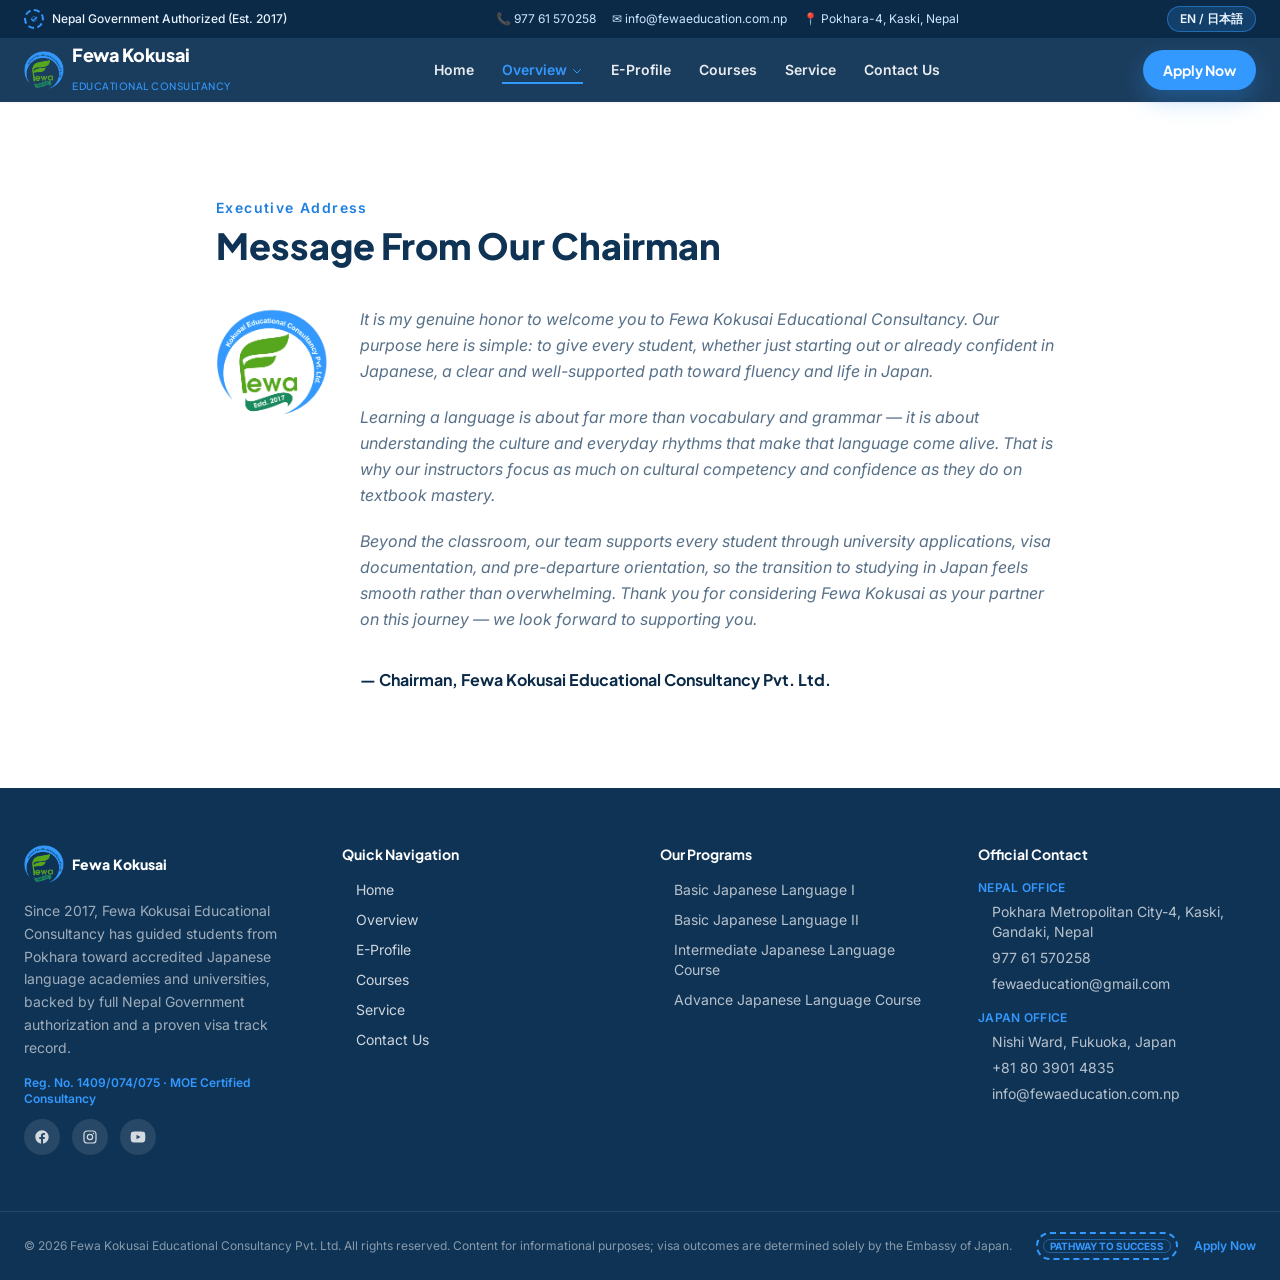
<file: chairman.html>
<!DOCTYPE html>
<html lang="en">
<head>
<meta charset="UTF-8">
<meta name="viewport" content="width=device-width, initial-scale=1.0">
<title>Messages From Chairman | Fewa Kokusai Educational Consultancy</title>

<!-- Google Fonts -->
<link rel="preconnect" href="https://fonts.googleapis.com">
<link href="https://fonts.googleapis.com/css2?family=Plus+Jakarta+Sans:wght@500;600;700;800&family=Inter:wght@400;500;600;700&family=Noto+Sans+JP:wght@500;700&display=swap" rel="stylesheet">

<!-- Our stylesheet: everything the site needs, no external CDN required -->
<link rel="stylesheet" href="css/styles.css">
<link rel="icon" href="images/logo.png">
</head>
<body class="bg-white text-navy-900 font-body antialiased">

<!-- ============ HEADER ============ -->
<header class="sticky top-0 z-50 shadow-sm">
  <!-- Utility bar -->
  <div class="bg-emerald-900 text-mint-50 text-xs">
    <div class="max-w-7xl mx-auto px-4 sm:px-6 py-1.5 flex flex-wrap items-center justify-between gap-2">
      <div class="flex items-center gap-2 font-medium">
        <span class="stamp inline-flex items-center justify-center w-5 h-5 text-[9px] font-bold text-mint-400">✓</span>
        <span data-i18n="topbar.badge">Nepal Government Authorized (Est. 2017)</span>
      </div>
      <div class="hidden md:flex items-center gap-4 text-mint-100">
        <a href="tel:+97761570258" class="hover:text-mint-400 transition-colors">📞 977 61 570258</a>
        <a href="mailto:info@fewaeducation.com.np" class="hover:text-mint-400 transition-colors">✉ info@fewaeducation.com.np</a>
        <span>📍 Pokhara-4, Kaski, Nepal</span>
      </div>
      <button id="langToggle" class="flex items-center gap-1 bg-mint-500/20 hover:bg-mint-500/40 border border-mint-400/50 rounded-full px-3 py-1 font-semibold transition-all">
        <span id="langLabel">EN / 日本語</span>
      </button>
    </div>
  </div>

  <!-- Main navbar -->
  <div class="bg-navy-900/95 backdrop-blur">
    <div class="max-w-7xl mx-auto px-4 sm:px-6">
      <div class="flex items-center justify-between h-16">
        <a href="index.html" class="flex items-center gap-2 group">
          <span class="w-10 h-10 flex items-center justify-center group-hover:scale-105 transition-transform">
            <img src="images/logo.png" class="w-full h-full object-contain" alt="Fewa Kokusai logo">
          </span>
          <span class="font-display font-extrabold text-white text-lg tracking-tight leading-none">Fewa Kokusai<br><span class="text-[10px] font-medium text-mint-400 tracking-wider" data-i18n="brand.sub">EDUCATIONAL CONSULTANCY</span></span>
        </a>

        <nav class="hidden lg:flex items-center gap-7 text-sm font-semibold text-white/90">
          <a href="index.html" class="nav-link" data-i18n="nav.home">Home</a>
          <div class="relative group">
            <button class="nav-link active-link flex items-center gap-1" data-i18n="nav.overview" type="button">Overview
              <svg class="w-3 h-3 mt-0.5" fill="none" stroke="currentColor" viewBox="0 0 24 24"><path stroke-linecap="round" stroke-linejoin="round" stroke-width="2" d="M19 9l-7 7-7-7"/></svg>
            </button>
            <div class="absolute left-0 top-full pt-3 opacity-0 invisible group-hover:opacity-100 group-hover:visible transition-all duration-200">
              <div class="bg-white text-navy-900 rounded-xl shadow-2xl border border-mint-100 w-56 py-2 passport-corner">
                <span class="pc-bl"></span><span class="pc-br"></span>
                <a href="about.html" class="block w-full text-left px-4 py-2.5 hover:bg-mint-50 text-sm font-semibold" data-i18n="nav.about">About Us</a>
                <a href="chairman.html" class="block w-full text-left px-4 py-2.5 hover:bg-mint-50 text-sm font-semibold" data-i18n="nav.chairman">Message From Chairman</a>
              </div>
            </div>
          </div>
          <a href="eprofile.html" class="nav-link" data-i18n="nav.eprofile">E-Profile</a>
          <a href="courses.html" class="nav-link" data-i18n="nav.courses">Courses</a>
          <a href="service.html" class="nav-link" data-i18n="nav.service">Service</a>
          <a href="contact.html" class="nav-link" data-i18n="nav.contact">Contact Us</a>
        </nav>

        <div class="flex items-center gap-3">
          <a href="https://forms.gle/hXB4zRTCv4FULYE1A" target="_blank" rel="noopener" class="hidden sm:inline-flex bg-mint-500 hover:bg-mint-600 text-white font-display font-bold text-sm px-5 py-2.5 rounded-full shadow-lg shadow-mint-500/30 hover:scale-105 transition-all" data-i18n="cta.apply">Apply Now</a>
          <button id="mobileBtn" class="lg:hidden text-white p-2" type="button">
            <svg class="w-7 h-7" fill="none" stroke="currentColor" viewBox="0 0 24 24"><path stroke-linecap="round" stroke-linejoin="round" stroke-width="2" d="M4 6h16M4 12h16M4 18h16"/></svg>
          </button>
        </div>
      </div>
    </div>

    <!-- Mobile menu -->
    <div id="mobileMenu" class="lg:hidden hidden bg-navy-800 border-t border-white/10">
      <div class="px-4 py-4 space-y-1 text-white font-semibold text-sm">
        <a href="index.html" class="block w-full text-left py-2.5" data-i18n="nav.home">Home</a>
        <div class="border-t border-white/10 pt-2 mt-1">
          <p class="text-mint-400 text-xs uppercase tracking-wider mb-1" data-i18n="nav.overview">Overview</p>
          <a href="about.html" class="block w-full text-left py-2 pl-3" data-i18n="nav.about">About Us</a>
          <a href="chairman.html" class="block w-full text-left py-2 pl-3" data-i18n="nav.chairman">Message From Chairman</a>
        </div>
        <a href="eprofile.html" class="block w-full text-left py-2.5 border-t border-white/10 mt-1" data-i18n="nav.eprofile">E-Profile</a>
        <a href="courses.html" class="block w-full text-left py-2.5" data-i18n="nav.courses">Courses</a>
        <a href="service.html" class="block w-full text-left py-2.5" data-i18n="nav.service">Service</a>
        <a href="contact.html" class="block w-full text-left py-2.5" data-i18n="nav.contact">Contact Us</a>
        <a href="https://forms.gle/hXB4zRTCv4FULYE1A" target="_blank" rel="noopener" class="w-full mt-2 bg-mint-500 hover:bg-mint-600 text-white font-display font-bold px-5 py-2.5 rounded-full" data-i18n="cta.apply">Apply Now</a>
      </div>
    </div>
  </div>
</header>

<main>
  <section class="max-w-4xl mx-auto px-4 sm:px-6 py-16 sm:py-24">
    <p class="text-mint-600 font-semibold tracking-widest text-xs sm:text-sm mb-2 reveal" data-i18n="chairman.eyebrow">Executive Address</p>
    <h1 class="font-display font-extrabold text-3xl sm:text-4xl text-navy-900 mb-10 reveal" data-i18n="chairman.title">Message From Our Chairman</h1>
    <div class="flex flex-col sm:flex-row gap-8 items-start">
      <div class="w-28 h-28 shrink-0 flex items-center justify-center reveal mx-auto sm:mx-0">
        <img src="images/logo.png" class="w-full h-full object-contain" alt="Fewa Kokusai logo">
      </div>
      <div class="space-y-5 reveal">
        <p class="text-navy-900/70 leading-relaxed italic" data-i18n="chairman.body1">It is my genuine honor to welcome you to Fewa Kokusai Educational Consultancy. Our purpose here is simple: to give every student, whether just starting out or already confident in Japanese, a clear and well-supported path toward fluency and life in Japan.</p>
        <p class="text-navy-900/70 leading-relaxed italic" data-i18n="chairman.body2">Learning a language is about far more than vocabulary and grammar — it is about understanding the culture and everyday rhythms that make that language come alive. That is why our instructors focus as much on cultural competency and confidence as they do on textbook mastery.</p>
        <p class="text-navy-900/70 leading-relaxed italic" data-i18n="chairman.body3">Beyond the classroom, our team supports every student through university applications, visa documentation, and pre-departure orientation, so the transition to studying in Japan feels smooth rather than overwhelming. Thank you for considering Fewa Kokusai as your partner on this journey — we look forward to supporting you.</p>
        <p class="font-display font-bold text-emerald-900 pt-4" data-i18n="chairman.sign">— Chairman, Fewa Kokusai Educational Consultancy Pvt. Ltd.</p>
      </div>
    </div>
  </section>
</main>

<!-- ============ FOOTER ============ -->
<footer class="bg-navy-900 text-white/80 mt-0">
  <div class="max-w-7xl mx-auto px-4 sm:px-6 py-14 grid grid-cols-1 sm:grid-cols-2 lg:grid-cols-4 gap-10 text-sm">
    <div>
      <div class="flex items-center gap-2 mb-4">
        <span class="w-10 h-10 flex items-center justify-center">
          <img src="images/logo.png" class="w-full h-full object-contain" alt="Fewa Kokusai logo">
        </span>
        <span class="font-display font-extrabold text-white" data-i18n="brand.name">Fewa Kokusai</span>
      </div>
      <p class="leading-relaxed text-white/60 mb-4" data-i18n="footer.about">Since 2017, Fewa Kokusai Educational Consultancy has guided students from Pokhara toward accredited Japanese language academies and universities, backed by full Nepal Government authorization and a proven visa track record.</p>
      <p class="text-mint-400 text-xs font-semibold mb-3" data-i18n="footer.reg">Reg. No.  1409/074/075 · MOE Certified Consultancy</p>
      <div class="flex gap-3">
        <a href="https://www.facebook.com/Fewaedu?locale=ja_JP" target="_blank" rel="noopener" aria-label="Facebook" class="w-9 h-9 rounded-full bg-white/10 hover:bg-mint-500 flex items-center justify-center transition-colors">
          <svg class="w-4 h-4" fill="currentColor" viewBox="0 0 24 24"><path d="M22 12.07C22 6.5 17.52 2 12 2S2 6.5 2 12.07c0 5 3.66 9.15 8.44 9.93v-7.02H7.9v-2.91h2.54V9.85c0-2.5 1.49-3.89 3.77-3.89 1.09 0 2.24.2 2.24.2v2.46h-1.26c-1.24 0-1.63.77-1.63 1.56v1.88h2.78l-.44 2.91h-2.34V22c4.78-.78 8.44-4.93 8.44-9.93z"/></svg>
        </a>
        <a href="https://www.instagram.com/fewaeducation/" target="_blank" rel="noopener" aria-label="Instagram" class="w-9 h-9 rounded-full bg-white/10 hover:bg-mint-500 flex items-center justify-center transition-colors">
          <svg class="w-4 h-4" fill="none" stroke="currentColor" viewBox="0 0 24 24"><rect x="3" y="3" width="18" height="18" rx="5" stroke-width="1.8"/><circle cx="12" cy="12" r="4" stroke-width="1.8"/><circle cx="17.2" cy="6.8" r="1.1" fill="currentColor" stroke="none"/></svg>
        </a>
        <a href="https://www.youtube.com/@FewaEducation" target="_blank" rel="noopener" aria-label="YouTube" class="w-9 h-9 rounded-full bg-white/10 hover:bg-mint-500 flex items-center justify-center transition-colors">
          <svg class="w-4 h-4" fill="currentColor" viewBox="0 0 24 24"><path d="M22.5 6.2a2.8 2.8 0 00-2-2C18.9 3.7 12 3.7 12 3.7s-6.9 0-8.5.5a2.8 2.8 0 00-2 2A29 29 0 001 12a29 29 0 00.5 5.8 2.8 2.8 0 002 2c1.6.5 8.5.5 8.5.5s6.9 0 8.5-.5a2.8 2.8 0 002-2A29 29 0 0023 12a29 29 0 00-.5-5.8zM9.8 15.4V8.6l6 3.4-6 3.4z"/></svg>
        </a>
      </div>
    </div>
    <div>
      <h4 class="font-display font-bold text-white mb-4" data-i18n="footer.nav">Quick Navigation</h4>
      <ul class="space-y-2.5">
        <li><a href="index.html" class="hover:text-mint-400 transition-colors" data-i18n="nav.home">Home</a></li>
        <li><a href="about.html" class="hover:text-mint-400 transition-colors" data-i18n="nav.about">Overview</a></li>
        <li><a href="eprofile.html" class="hover:text-mint-400 transition-colors" data-i18n="nav.eprofile">E-Profile</a></li>
        <li><a href="courses.html" class="hover:text-mint-400 transition-colors" data-i18n="nav.courses">Courses</a></li>
        <li><a href="service.html" class="hover:text-mint-400 transition-colors" data-i18n="nav.service">Service</a></li>
        <li><a href="contact.html" class="hover:text-mint-400 transition-colors" data-i18n="nav.contact">Contact Us</a></li>
      </ul>
    </div>
    <div>
      <h4 class="font-display font-bold text-white mb-4" data-i18n="footer.programs">Our Programs</h4>
      <ul class="space-y-2.5 text-white/70">
        <li data-i18n="course.1.title">Basic Japanese Language I</li>
        <li data-i18n="course.2.title">Basic Japanese Language II</li>
        <li data-i18n="course.3.title">Intermediate Japanese Language Course</li>
        <li data-i18n="course.4.title">Advance Japanese Language Course</li>
      </ul>
    </div>
    <div>
      <h4 class="font-display font-bold text-white mb-4" data-i18n="footer.contact">Official Contact</h4>
      <p class="text-mint-400 font-semibold text-xs uppercase tracking-wide mb-1.5" data-i18n="footer.nepal.title">Nepal Office</p>
      <ul class="space-y-1.5 text-white/70 mb-4">
        <li data-i18n="footer.address.nepal">Pokhara Metropolitan City-4, Kaski, Gandaki, Nepal</li>
        <li>977 61 570258</li>
        <li>fewaeducation@gmail.com</li>
      </ul>
      <p class="text-mint-400 font-semibold text-xs uppercase tracking-wide mb-1.5" data-i18n="footer.japan.title">Japan Office</p>
      <ul class="space-y-1.5 text-white/70">
        <li data-i18n="footer.address.japan">Nishi Ward, Fukuoka, Japan</li>
        <li>+81 80 3901 4835</li>
        <li>info@fewaeducation.com.np</li>
      </ul>
    </div>
  </div>
  <div class="border-t border-white/10">
    <div class="max-w-7xl mx-auto px-4 sm:px-6 py-5 flex flex-col sm:flex-row items-center justify-between gap-4 text-xs text-white/50">
      <p data-i18n="footer.copyright">© 2026 Fewa Kokusai Educational Consultancy Pvt. Ltd. All rights reserved. Content for informational purposes; visa outcomes are determined solely by the Embassy of Japan.</p>
      <div class="flex items-center gap-4">
        <span class="stamp px-3 py-1 text-[10px] font-bold text-mint-400" data-i18n="footer.badge">PATHWAY TO SUCCESS</span>
        <a href="https://forms.gle/hXB4zRTCv4FULYE1A" target="_blank" rel="noopener" class="text-mint-400 font-semibold hover:underline" data-i18n="cta.apply">Apply Now</a>
      </div>
    </div>
  </div>
</footer>

<!-- =========================================================
     SCRIPTS
     1) language.js  -> Japanese text dictionary (edit here)
     2) main.js      -> small interactive behaviors
========================================================= -->
<script src="js/language.js"></script>
<script src="js/main.js"></script>
</body>
</html>
</file>
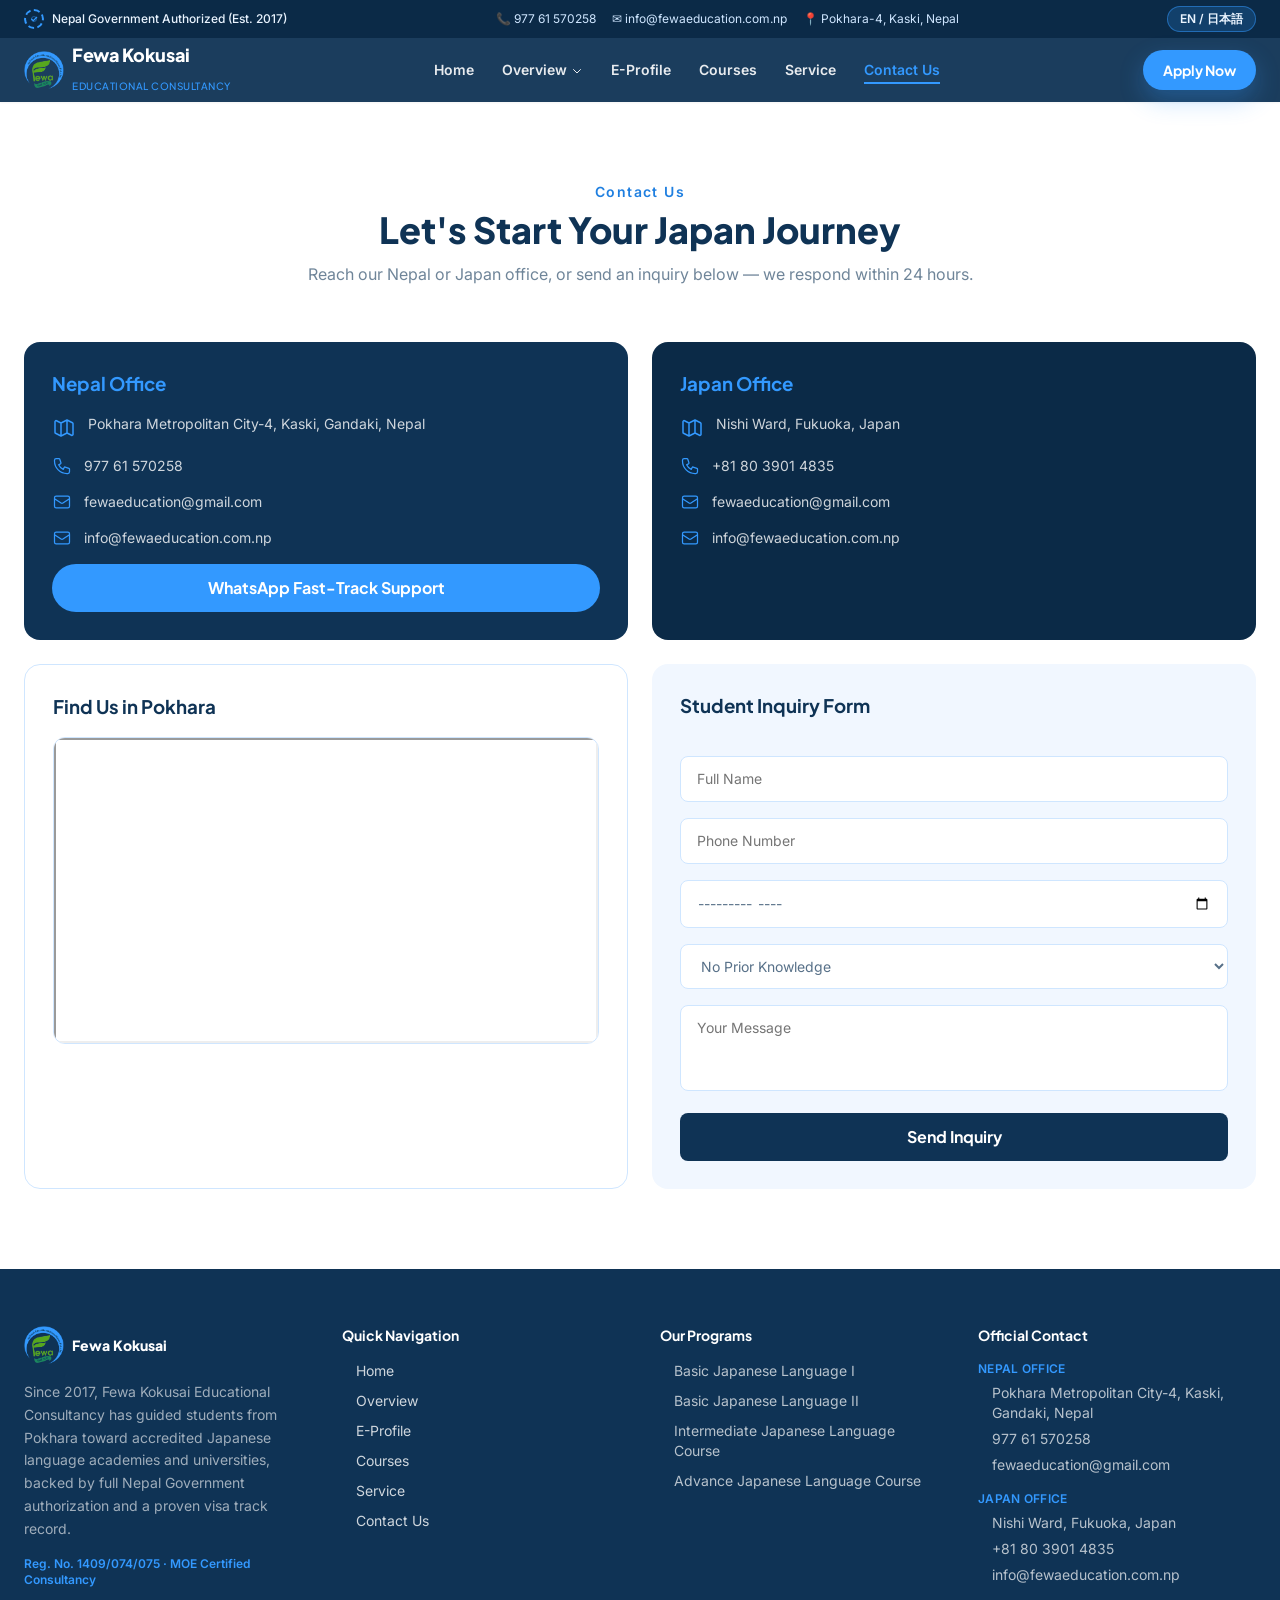
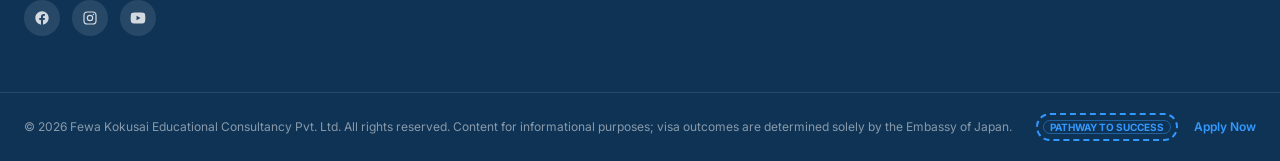
<file: contact.html>
<!DOCTYPE html>
<html lang="en">
<head>
<meta charset="UTF-8">
<meta name="viewport" content="width=device-width, initial-scale=1.0">
<title>Contact Us | Fewa Kokusai Educational Consultancy</title>

<!-- Google Fonts -->
<link rel="preconnect" href="https://fonts.googleapis.com">
<link href="https://fonts.googleapis.com/css2?family=Plus+Jakarta+Sans:wght@500;600;700;800&family=Inter:wght@400;500;600;700&family=Noto+Sans+JP:wght@500;700&display=swap" rel="stylesheet">

<!-- Our stylesheet: everything the site needs, no external CDN required -->
<link rel="stylesheet" href="css/styles.css">
<link rel="icon" href="images/logo.png">
</head>
<body class="bg-white text-navy-900 font-body antialiased">

<!-- ============ HEADER ============ -->
<header class="sticky top-0 z-50 shadow-sm">
  <!-- Utility bar -->
  <div class="bg-emerald-900 text-mint-50 text-xs">
    <div class="max-w-7xl mx-auto px-4 sm:px-6 py-1.5 flex flex-wrap items-center justify-between gap-2">
      <div class="flex items-center gap-2 font-medium">
        <span class="stamp inline-flex items-center justify-center w-5 h-5 text-[9px] font-bold text-mint-400">✓</span>
        <span data-i18n="topbar.badge">Nepal Government Authorized (Est. 2017)</span>
      </div>
      <div class="hidden md:flex items-center gap-4 text-mint-100">
        <a href="tel:+97761570258" class="hover:text-mint-400 transition-colors">📞 977 61 570258</a>
        <a href="mailto:info@fewaeducation.com.np" class="hover:text-mint-400 transition-colors">✉ info@fewaeducation.com.np</a>
        <span>📍 Pokhara-4, Kaski, Nepal</span>
      </div>
      <button id="langToggle" class="flex items-center gap-1 bg-mint-500/20 hover:bg-mint-500/40 border border-mint-400/50 rounded-full px-3 py-1 font-semibold transition-all">
        <span id="langLabel">EN / 日本語</span>
      </button>
    </div>
  </div>

  <!-- Main navbar -->
  <div class="bg-navy-900/95 backdrop-blur">
    <div class="max-w-7xl mx-auto px-4 sm:px-6">
      <div class="flex items-center justify-between h-16">
        <a href="index.html" class="flex items-center gap-2 group">
          <span class="w-10 h-10 flex items-center justify-center group-hover:scale-105 transition-transform">
            <img src="images/logo.png" class="w-full h-full object-contain" alt="Fewa Kokusai logo">
          </span>
          <span class="font-display font-extrabold text-white text-lg tracking-tight leading-none">Fewa Kokusai<br><span class="text-[10px] font-medium text-mint-400 tracking-wider" data-i18n="brand.sub">EDUCATIONAL CONSULTANCY</span></span>
        </a>

        <nav class="hidden lg:flex items-center gap-7 text-sm font-semibold text-white/90">
          <a href="index.html" class="nav-link" data-i18n="nav.home">Home</a>
          <div class="relative group">
            <button class="nav-link flex items-center gap-1" data-i18n="nav.overview" type="button">Overview
              <svg class="w-3 h-3 mt-0.5" fill="none" stroke="currentColor" viewBox="0 0 24 24"><path stroke-linecap="round" stroke-linejoin="round" stroke-width="2" d="M19 9l-7 7-7-7"/></svg>
            </button>
            <div class="absolute left-0 top-full pt-3 opacity-0 invisible group-hover:opacity-100 group-hover:visible transition-all duration-200">
              <div class="bg-white text-navy-900 rounded-xl shadow-2xl border border-mint-100 w-56 py-2 passport-corner">
                <span class="pc-bl"></span><span class="pc-br"></span>
                <a href="about.html" class="block w-full text-left px-4 py-2.5 hover:bg-mint-50 text-sm font-semibold" data-i18n="nav.about">About Us</a>
                <a href="chairman.html" class="block w-full text-left px-4 py-2.5 hover:bg-mint-50 text-sm font-semibold" data-i18n="nav.chairman">Message From Chairman</a>
              </div>
            </div>
          </div>
          <a href="eprofile.html" class="nav-link" data-i18n="nav.eprofile">E-Profile</a>
          <a href="courses.html" class="nav-link" data-i18n="nav.courses">Courses</a>
          <a href="service.html" class="nav-link" data-i18n="nav.service">Service</a>
          <a href="contact.html" class="nav-link active-link" data-i18n="nav.contact">Contact Us</a>
        </nav>

        <div class="flex items-center gap-3">
          <a href="https://forms.gle/hXB4zRTCv4FULYE1A" target="_blank" rel="noopener" class="hidden sm:inline-flex bg-mint-500 hover:bg-mint-600 text-white font-display font-bold text-sm px-5 py-2.5 rounded-full shadow-lg shadow-mint-500/30 hover:scale-105 transition-all" data-i18n="cta.apply">Apply Now</a>
          <button id="mobileBtn" class="lg:hidden text-white p-2" type="button">
            <svg class="w-7 h-7" fill="none" stroke="currentColor" viewBox="0 0 24 24"><path stroke-linecap="round" stroke-linejoin="round" stroke-width="2" d="M4 6h16M4 12h16M4 18h16"/></svg>
          </button>
        </div>
      </div>
    </div>

    <!-- Mobile menu -->
    <div id="mobileMenu" class="lg:hidden hidden bg-navy-800 border-t border-white/10">
      <div class="px-4 py-4 space-y-1 text-white font-semibold text-sm">
        <a href="index.html" class="block w-full text-left py-2.5" data-i18n="nav.home">Home</a>
        <div class="border-t border-white/10 pt-2 mt-1">
          <p class="text-mint-400 text-xs uppercase tracking-wider mb-1" data-i18n="nav.overview">Overview</p>
          <a href="about.html" class="block w-full text-left py-2 pl-3" data-i18n="nav.about">About Us</a>
          <a href="chairman.html" class="block w-full text-left py-2 pl-3" data-i18n="nav.chairman">Message From Chairman</a>
        </div>
        <a href="eprofile.html" class="block w-full text-left py-2.5 border-t border-white/10 mt-1" data-i18n="nav.eprofile">E-Profile</a>
        <a href="courses.html" class="block w-full text-left py-2.5" data-i18n="nav.courses">Courses</a>
        <a href="service.html" class="block w-full text-left py-2.5" data-i18n="nav.service">Service</a>
        <a href="contact.html" class="block w-full text-left py-2.5" data-i18n="nav.contact">Contact Us</a>
        <a href="https://forms.gle/hXB4zRTCv4FULYE1A" target="_blank" rel="noopener" class="w-full mt-2 bg-mint-500 hover:bg-mint-600 text-white font-display font-bold px-5 py-2.5 rounded-full" data-i18n="cta.apply">Apply Now</a>
      </div>
    </div>
  </div>
</header>

<main>
  <section class="max-w-7xl mx-auto px-4 sm:px-6 py-16 sm:py-20">
    <p class="text-mint-600 font-semibold tracking-widest text-xs sm:text-sm mb-2 text-center reveal" data-i18n="contact.eyebrow">Contact Us</p>
    <h1 class="font-display font-extrabold text-3xl sm:text-4xl text-navy-900 mb-3 text-center reveal" data-i18n="contact.title">Let's Start Your Japan Journey</h1>
    <p class="text-navy-900/60 mb-14 text-center max-w-2xl mx-auto reveal" data-i18n="contact.sub">Reach our Nepal or Japan office, or send an inquiry below — we respond within 24 hours.</p>

    <div class="grid lg:grid-cols-2 gap-6 mb-6">
      <div class="reveal bg-navy-900 text-white rounded-2xl p-7 space-y-4">
        <h3 class="font-display font-bold text-mint-400 mb-1" data-i18n="contact.nepal.title">Nepal Office</h3>
        <div class="flex items-start gap-3">
          <span class="text-mint-400 mt-0.5"><svg class="w-6 h-6" fill="none" stroke="currentColor" viewBox="0 0 24 24"><path stroke-linecap="round" stroke-linejoin="round" stroke-width="1.5" d="M9 20l-5.447-2.724A1 1 0 013 16.382V5.618a1 1 0 011.447-.894L9 7m0 13l6-3m-6 3V7m6 10l4.553 2.276A1 1 0 0021 18.382V7.618a1 1 0 00-.553-.894L15 4m0 13V4m0 0L9 7"/></svg></span>
          <p class="text-white/80 text-sm">Pokhara Metropolitan City-4, Kaski, Gandaki, Nepal</p>
        </div>
        <a href="tel:+97761570258" class="flex items-center gap-3 hover:text-mint-400 transition-colors">
          <span class="text-mint-400"><svg class="w-5 h-5" fill="none" stroke="currentColor" viewBox="0 0 24 24"><path stroke-linecap="round" stroke-linejoin="round" stroke-width="1.5" d="M3 5a2 2 0 012-2h3.28a1 1 0 01.948.684l1.498 4.493a1 1 0 01-.502 1.21l-2.257 1.13a11.042 11.042 0 005.516 5.516l1.13-2.257a1 1 0 011.21-.502l4.493 1.498a1 1 0 01.684.949V19a2 2 0 01-2 2h-1C9.716 21 3 14.284 3 6V5z"/></svg></span>
          <span class="text-white/80 text-sm">977 61 570258</span>
        </a>
        <a href="mailto:fewaeducation@gmail.com" class="flex items-center gap-3 hover:text-mint-400 transition-colors">
          <span class="text-mint-400"><svg class="w-5 h-5" fill="none" stroke="currentColor" viewBox="0 0 24 24"><path stroke-linecap="round" stroke-linejoin="round" stroke-width="1.5" d="M3 8l7.89 5.26a2 2 0 002.22 0L21 8M5 19h14a2 2 0 002-2V7a2 2 0 00-2-2H5a2 2 0 00-2 2v10a2 2 0 002 2z"/></svg></span>
          <span class="text-white/80 text-sm">fewaeducation@gmail.com</span>
        </a>
        <a href="mailto:info@fewaeducation.com.np" class="flex items-center gap-3 hover:text-mint-400 transition-colors">
          <span class="text-mint-400"><svg class="w-5 h-5" fill="none" stroke="currentColor" viewBox="0 0 24 24"><path stroke-linecap="round" stroke-linejoin="round" stroke-width="1.5" d="M3 8l7.89 5.26a2 2 0 002.22 0L21 8M5 19h14a2 2 0 002-2V7a2 2 0 00-2-2H5a2 2 0 00-2 2v10a2 2 0 002 2z"/></svg></span>
          <span class="text-white/80 text-sm">info@fewaeducation.com.np</span>
        </a>
        <a href="https://wa.me/818039014835" target="_blank" rel="noopener" class="mt-2 flex items-center justify-center gap-2 bg-mint-500 hover:bg-mint-600 text-white font-display font-bold py-3 rounded-full transition-colors">
          <span data-i18n="contact.whatsapp">WhatsApp Fast-Track Support</span>
        </a>
      </div>

      <div class="reveal bg-emerald-900 text-white rounded-2xl p-7 space-y-4">
        <h3 class="font-display font-bold text-mint-400 mb-1" data-i18n="contact.japan.title">Japan Office</h3>
        <div class="flex items-start gap-3">
          <span class="text-mint-400 mt-0.5"><svg class="w-6 h-6" fill="none" stroke="currentColor" viewBox="0 0 24 24"><path stroke-linecap="round" stroke-linejoin="round" stroke-width="1.5" d="M9 20l-5.447-2.724A1 1 0 013 16.382V5.618a1 1 0 011.447-.894L9 7m0 13l6-3m-6 3V7m6 10l4.553 2.276A1 1 0 0021 18.382V7.618a1 1 0 00-.553-.894L15 4m0 13V4m0 0L9 7"/></svg></span>
          <p class="text-white/80 text-sm">Nishi Ward, Fukuoka, Japan</p>
        </div>
        <a href="tel:+818039014835" class="flex items-center gap-3 hover:text-mint-400 transition-colors">
          <span class="text-mint-400"><svg class="w-5 h-5" fill="none" stroke="currentColor" viewBox="0 0 24 24"><path stroke-linecap="round" stroke-linejoin="round" stroke-width="1.5" d="M3 5a2 2 0 012-2h3.28a1 1 0 01.948.684l1.498 4.493a1 1 0 01-.502 1.21l-2.257 1.13a11.042 11.042 0 005.516 5.516l1.13-2.257a1 1 0 011.21-.502l4.493 1.498a1 1 0 01.684.949V19a2 2 0 01-2 2h-1C9.716 21 3 14.284 3 6V5z"/></svg></span>
          <span class="text-white/80 text-sm">+81 80 3901 4835</span>
        </a>
        <a href="mailto:fewaeducation@gmail.com" class="flex items-center gap-3 hover:text-mint-400 transition-colors">
          <span class="text-mint-400"><svg class="w-5 h-5" fill="none" stroke="currentColor" viewBox="0 0 24 24"><path stroke-linecap="round" stroke-linejoin="round" stroke-width="1.5" d="M3 8l7.89 5.26a2 2 0 002.22 0L21 8M5 19h14a2 2 0 002-2V7a2 2 0 00-2-2H5a2 2 0 00-2 2v10a2 2 0 002 2z"/></svg></span>
          <span class="text-white/80 text-sm">fewaeducation@gmail.com</span>
        </a>
        <a href="mailto:info@fewaeducation.com.np" class="flex items-center gap-3 hover:text-mint-400 transition-colors">
          <span class="text-mint-400"><svg class="w-5 h-5" fill="none" stroke="currentColor" viewBox="0 0 24 24"><path stroke-linecap="round" stroke-linejoin="round" stroke-width="1.5" d="M3 8l7.89 5.26a2 2 0 002.22 0L21 8M5 19h14a2 2 0 002-2V7a2 2 0 00-2-2H5a2 2 0 00-2 2v10a2 2 0 002 2z"/></svg></span>
          <span class="text-white/80 text-sm">info@fewaeducation.com.np</span>
        </a>
      </div>
    </div>

    <div class="grid lg:grid-cols-2 gap-6">
      <div class="reveal bg-white border border-navy-100 rounded-2xl p-7">
        <h3 class="font-display font-bold text-navy-900 mb-4" data-i18n="contact.map.title">Find Us in Pokhara</h3>
        <div class="rounded-xl overflow-hidden border border-navy-100 aspect-video">
          <iframe class="w-full h-full" loading="lazy" referrerpolicy="no-referrer-when-downgrade"
            src="https://www.google.com/maps/embed?pb=!1m18!1m12!1m3!1d3538.7845641229036!2d83.9854883!3d28.2239315!2m3!1f0!2f0!3f0!3m2!1i1024!2i768!4f13.1!3m3!1m2!1s0x3995950077f45287%3A0xec4460f9fd5f104e!2sFewa%20Kokusai%20Educational%20Consultancy%20Pvt.%20Ltd.!5e0!3m2!1sen!2snp"></iframe>
        </div>
      </div>

     <div class="reveal bg-mist rounded-2xl p-7">
    <h3 class="font-display font-bold text-navy-900 mb-5" data-i18n="contact.form.title">
        Student Inquiry Form
    </h3>

<form action="https://api.web3forms.com/submit" method="POST" class="space-y-4">
        <!-- FormSubmit Settings -->
    <input type="hidden" name="access_key" value="70e6d3bf-3ab9-4bbf-9965-7e7a9daa916b">
    <input type="hidden" name="subject" value="New Student Inquiry">
    <input type="hidden" name="from_name" value="Fewa Kokusai Website">
    <input type="hidden" name="redirect" value="https://yourwebsite.com/thank-you.html">
        <!-- Optional: Redirect after submit -->
        <!-- <input type="hidden" name="_next" value="https://yourwebsite.com/thank-you.html"> -->

        <input
            required
            type="text"
            name="Full Name"
            data-i18n-ph="contact.form.name"
            placeholder="Full Name"
            class="w-full border border-navy-100 rounded-lg px-4 py-3 text-sm outline-none transition-all bg-white">

        <input
            required
            type="tel"
            name="Phone Number"
            data-i18n-ph="contact.form.phone"
            placeholder="Phone Number"
            class="w-full border border-navy-100 rounded-lg px-4 py-3 text-sm outline-none transition-all bg-white">

        <input
            type="month"
            name="Preferred Intake Month"
            data-i18n-ph="contact.form.intake"
            class="w-full border border-navy-100 rounded-lg px-4 py-3 text-sm outline-none transition-all bg-white text-navy-900/70">

        <select
            name="Japanese Level"
            class="w-full border border-navy-100 rounded-lg px-4 py-3 text-sm outline-none transition-all bg-white text-navy-900/70">

            <option data-i18n="contact.form.level.none">No Prior Knowledge</option>
            <option data-i18n="contact.form.level.n5">N5 Level</option>
            <option data-i18n="contact.form.level.n4">N4 Level</option>
            <option data-i18n="contact.form.level.n3">N3 or Above</option>

        </select>

        <textarea
            rows="3"
            name="Message"
            data-i18n-ph="contact.form.message"
            placeholder="Your Message"
            class="w-full border border-navy-100 rounded-lg px-4 py-3 text-sm outline-none transition-all bg-white resize-none"></textarea>

        <button
            type="submit"
            class="w-full bg-navy-900 hover:bg-emerald-900 text-white font-display font-bold py-3 rounded-lg transition-colors flex items-center justify-center gap-2">

            <span id="contactSpinner" class="hidden w-4 h-4 border-2 border-white/30 rounded-full spinner"></span>

            <span data-i18n="contact.form.submit">
                Send Inquiry
            </span>

        </button>

    </form>
</div>
</section>
<div id="contactSuccessModal" class="fixed inset-0 z-[100] hidden items-center justify-center p-4 bg-navy-900/70 backdrop-blur-sm">
    <div class="bg-white rounded-2xl shadow-2xl max-w-sm w-full p-8 text-center passport-corner animate-fadeUp">
        <span class="pc-bl"></span><span class="pc-br"></span>
        <div class="stamp w-16 h-16 mx-auto flex items-center justify-center text-2xl text-mint-600 mb-4">✓</div>
        <h3 class="font-display font-extrabold text-xl text-navy-900 mb-2">
            Inquiry Received!
        </h3>
        <p class="text-navy-900/60 text-sm mb-6">
            Thank you for reaching out. A Fewa Kokusai counselor will contact you within 24 hours.
        </p>
        <button onclick="document.getElementById('contactSuccessModal').classList.add('hidden')"
            class="bg-navy-900 text-white font-semibold px-6 py-2.5 rounded-full"
            type="button">
            OK
        </button>
    </div>
</div>
</main>

<!-- ============ FOOTER ============ -->
<footer class="bg-navy-900 text-white/80 mt-0">
  <div class="max-w-7xl mx-auto px-4 sm:px-6 py-14 grid grid-cols-1 sm:grid-cols-2 lg:grid-cols-4 gap-10 text-sm">
    <div>
      <div class="flex items-center gap-2 mb-4">
        <span class="w-10 h-10 flex items-center justify-center">
          <img src="images/logo.png" class="w-full h-full object-contain" alt="Fewa Kokusai logo">
        </span>
        <span class="font-display font-extrabold text-white" data-i18n="brand.name">Fewa Kokusai</span>
      </div>
      <p class="leading-relaxed text-white/60 mb-4" data-i18n="footer.about">Since 2017, Fewa Kokusai Educational Consultancy has guided students from Pokhara toward accredited Japanese language academies and universities, backed by full Nepal Government authorization and a proven visa track record.</p>
      <p class="text-mint-400 text-xs font-semibold mb-3" data-i18n="footer.reg">Reg. No.  1409/074/075 · MOE Certified Consultancy</p>
      <div class="flex gap-3">
        <a href="https://www.facebook.com/Fewaedu?locale=ja_JP" target="_blank" rel="noopener" aria-label="Facebook" class="w-9 h-9 rounded-full bg-white/10 hover:bg-mint-500 flex items-center justify-center transition-colors">
          <svg class="w-4 h-4" fill="currentColor" viewBox="0 0 24 24"><path d="M22 12.07C22 6.5 17.52 2 12 2S2 6.5 2 12.07c0 5 3.66 9.15 8.44 9.93v-7.02H7.9v-2.91h2.54V9.85c0-2.5 1.49-3.89 3.77-3.89 1.09 0 2.24.2 2.24.2v2.46h-1.26c-1.24 0-1.63.77-1.63 1.56v1.88h2.78l-.44 2.91h-2.34V22c4.78-.78 8.44-4.93 8.44-9.93z"/></svg>
        </a>
        <a href="https://www.instagram.com/fewaeducation/" target="_blank" rel="noopener" aria-label="Instagram" class="w-9 h-9 rounded-full bg-white/10 hover:bg-mint-500 flex items-center justify-center transition-colors">
          <svg class="w-4 h-4" fill="none" stroke="currentColor" viewBox="0 0 24 24"><rect x="3" y="3" width="18" height="18" rx="5" stroke-width="1.8"/><circle cx="12" cy="12" r="4" stroke-width="1.8"/><circle cx="17.2" cy="6.8" r="1.1" fill="currentColor" stroke="none"/></svg>
        </a>
        <a href="https://www.youtube.com/@FewaEducation" target="_blank" rel="noopener" aria-label="YouTube" class="w-9 h-9 rounded-full bg-white/10 hover:bg-mint-500 flex items-center justify-center transition-colors">
          <svg class="w-4 h-4" fill="currentColor" viewBox="0 0 24 24"><path d="M22.5 6.2a2.8 2.8 0 00-2-2C18.9 3.7 12 3.7 12 3.7s-6.9 0-8.5.5a2.8 2.8 0 00-2 2A29 29 0 001 12a29 29 0 00.5 5.8 2.8 2.8 0 002 2c1.6.5 8.5.5 8.5.5s6.9 0 8.5-.5a2.8 2.8 0 002-2A29 29 0 0023 12a29 29 0 00-.5-5.8zM9.8 15.4V8.6l6 3.4-6 3.4z"/></svg>
        </a>
      </div>
    </div>
    <div>
      <h4 class="font-display font-bold text-white mb-4" data-i18n="footer.nav">Quick Navigation</h4>
      <ul class="space-y-2.5">
        <li><a href="index.html" class="hover:text-mint-400 transition-colors" data-i18n="nav.home">Home</a></li>
        <li><a href="about.html" class="hover:text-mint-400 transition-colors" data-i18n="nav.about">Overview</a></li>
        <li><a href="eprofile.html" class="hover:text-mint-400 transition-colors" data-i18n="nav.eprofile">E-Profile</a></li>
        <li><a href="courses.html" class="hover:text-mint-400 transition-colors" data-i18n="nav.courses">Courses</a></li>
        <li><a href="service.html" class="hover:text-mint-400 transition-colors" data-i18n="nav.service">Service</a></li>
        <li><a href="contact.html" class="hover:text-mint-400 transition-colors" data-i18n="nav.contact">Contact Us</a></li>
      </ul>
    </div>
    <div>
      <h4 class="font-display font-bold text-white mb-4" data-i18n="footer.programs">Our Programs</h4>
      <ul class="space-y-2.5 text-white/70">
        <li data-i18n="course.1.title">Basic Japanese Language I</li>
        <li data-i18n="course.2.title">Basic Japanese Language II</li>
        <li data-i18n="course.3.title">Intermediate Japanese Language Course</li>
        <li data-i18n="course.4.title">Advance Japanese Language Course</li>
      </ul>
    </div>
    <div>
      <h4 class="font-display font-bold text-white mb-4" data-i18n="footer.contact">Official Contact</h4>
      <p class="text-mint-400 font-semibold text-xs uppercase tracking-wide mb-1.5" data-i18n="footer.nepal.title">Nepal Office</p>
      <ul class="space-y-1.5 text-white/70 mb-4">
        <li data-i18n="footer.address.nepal">Pokhara Metropolitan City-4, Kaski, Gandaki, Nepal</li>
        <li>977 61 570258</li>
        <li>fewaeducation@gmail.com</li>
      </ul>
      <p class="text-mint-400 font-semibold text-xs uppercase tracking-wide mb-1.5" data-i18n="footer.japan.title">Japan Office</p>
      <ul class="space-y-1.5 text-white/70">
        <li data-i18n="footer.address.japan">Nishi Ward, Fukuoka, Japan</li>
        <li>+81 80 3901 4835</li>
        <li>info@fewaeducation.com.np</li>
      </ul>
    </div>
  </div>
  <div class="border-t border-white/10">
    <div class="max-w-7xl mx-auto px-4 sm:px-6 py-5 flex flex-col sm:flex-row items-center justify-between gap-4 text-xs text-white/50">
      <p data-i18n="footer.copyright">© 2026 Fewa Kokusai Educational Consultancy Pvt. Ltd. All rights reserved. Content for informational purposes; visa outcomes are determined solely by the Embassy of Japan.</p>
      <div class="flex items-center gap-4">
        <span class="stamp px-3 py-1 text-[10px] font-bold text-mint-400" data-i18n="footer.badge">PATHWAY TO SUCCESS</span>
        <a href="https://forms.gle/hXB4zRTCv4FULYE1A" target="_blank" rel="noopener" class="text-mint-400 font-semibold hover:underline" data-i18n="cta.apply">Apply Now</a>
      </div>
    </div>
  </div>
</footer>

<!-- =========================================================
     SCRIPTS
     1) language.js  -> Japanese text dictionary (edit here)
     2) main.js      -> small interactive behaviors
========================================================= -->
<script src="js/language.js"></script>
<script src="js/main.js"></script>
</body>
</html>
</file>
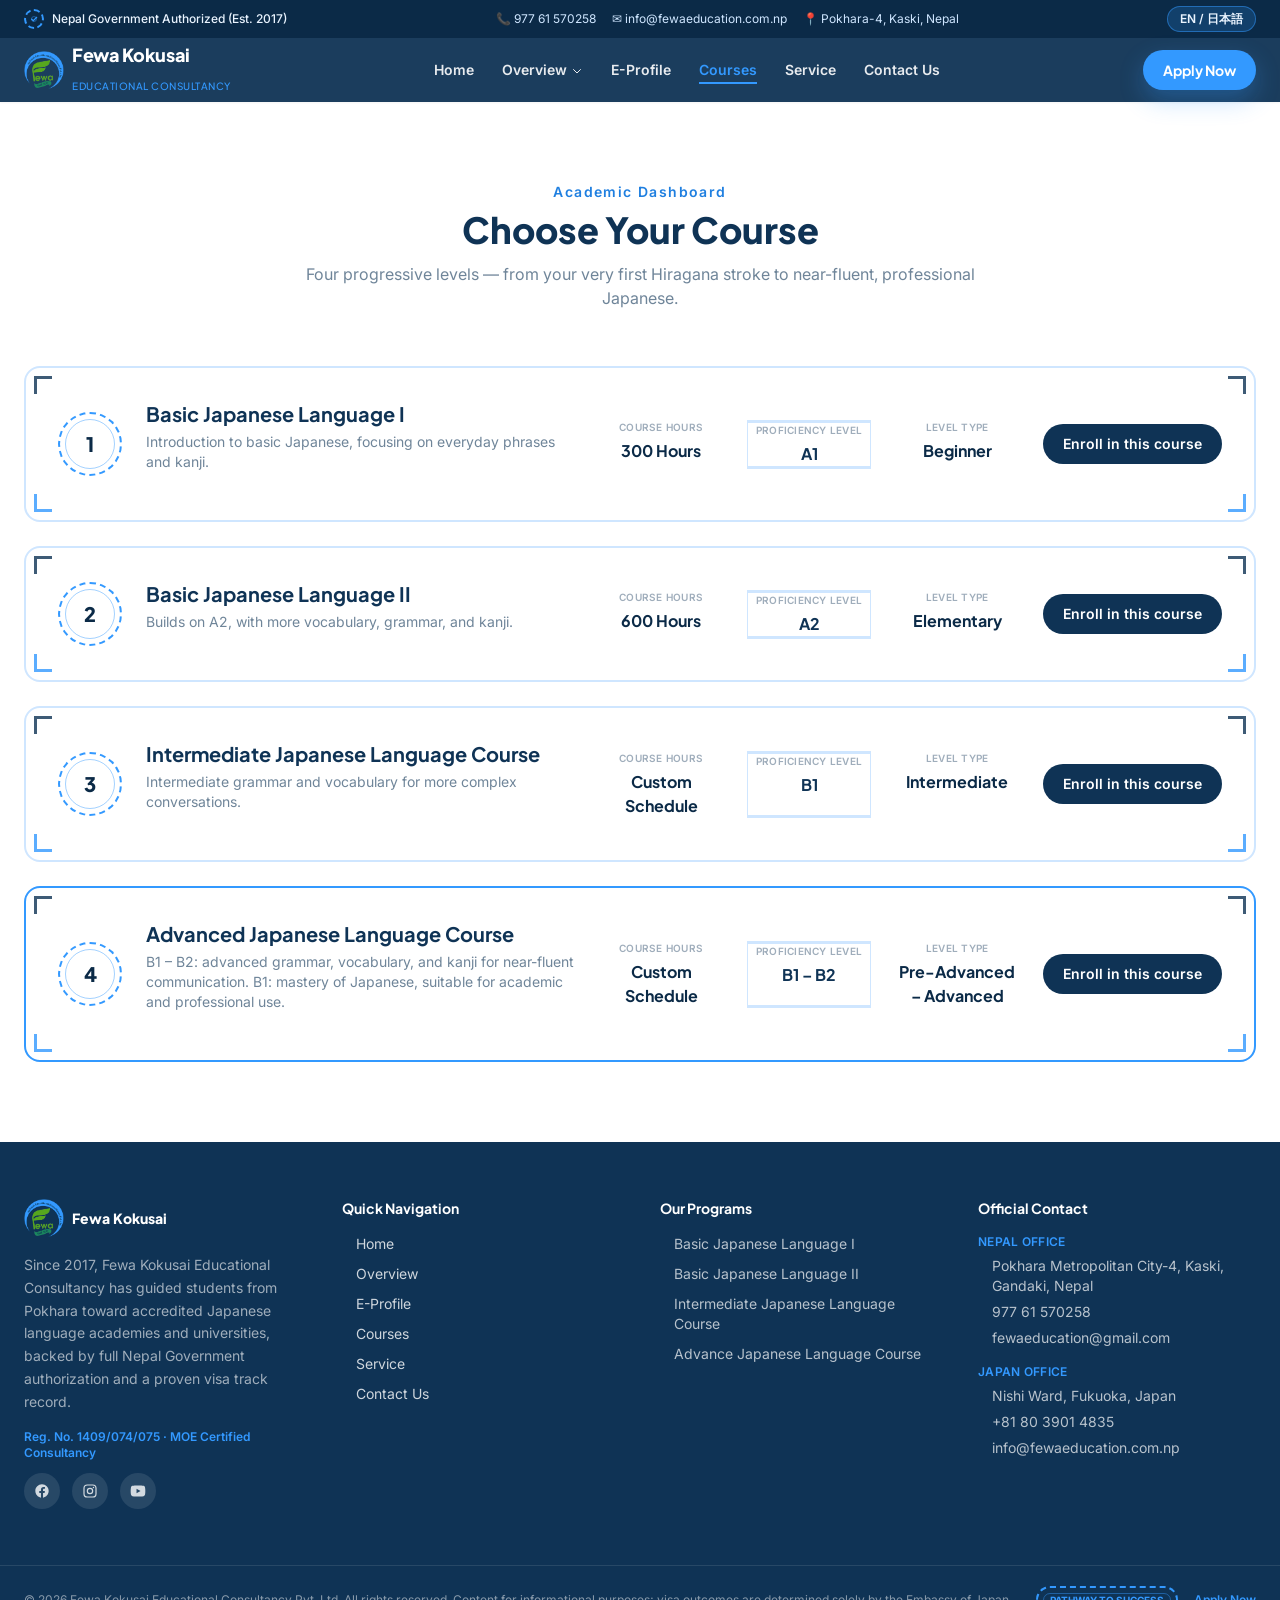
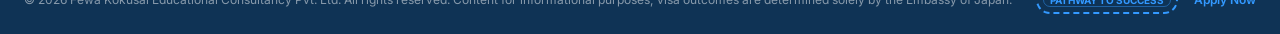
<file: courses.html>
<!DOCTYPE html>
<html lang="en">
<head>
<meta charset="UTF-8">
<meta name="viewport" content="width=device-width, initial-scale=1.0">
<title>Courses | Fewa Kokusai Educational Consultancy</title>

<!-- Google Fonts -->
<link rel="preconnect" href="https://fonts.googleapis.com">
<link href="https://fonts.googleapis.com/css2?family=Plus+Jakarta+Sans:wght@500;600;700;800&family=Inter:wght@400;500;600;700&family=Noto+Sans+JP:wght@500;700&display=swap" rel="stylesheet">

<!-- Our stylesheet: everything the site needs, no external CDN required -->
<link rel="stylesheet" href="css/styles.css">
<link rel="icon" href="images/logo.png">
</head>
<body class="bg-white text-navy-900 font-body antialiased">

<!-- ============ HEADER ============ -->
<header class="sticky top-0 z-50 shadow-sm">
  <!-- Utility bar -->
  <div class="bg-emerald-900 text-mint-50 text-xs">
    <div class="max-w-7xl mx-auto px-4 sm:px-6 py-1.5 flex flex-wrap items-center justify-between gap-2">
      <div class="flex items-center gap-2 font-medium">
        <span class="stamp inline-flex items-center justify-center w-5 h-5 text-[9px] font-bold text-mint-400">✓</span>
        <span data-i18n="topbar.badge">Nepal Government Authorized (Est. 2017)</span>
      </div>
      <div class="hidden md:flex items-center gap-4 text-mint-100">
        <a href="tel:+97761570258" class="hover:text-mint-400 transition-colors">📞 977 61 570258</a>
        <a href="mailto:info@fewaeducation.com.np" class="hover:text-mint-400 transition-colors">✉ info@fewaeducation.com.np</a>
        <span>📍 Pokhara-4, Kaski, Nepal</span>
      </div>
      <button id="langToggle" class="flex items-center gap-1 bg-mint-500/20 hover:bg-mint-500/40 border border-mint-400/50 rounded-full px-3 py-1 font-semibold transition-all">
        <span id="langLabel">EN / 日本語</span>
      </button>
    </div>
  </div>

  <!-- Main navbar -->
  <div class="bg-navy-900/95 backdrop-blur">
    <div class="max-w-7xl mx-auto px-4 sm:px-6">
      <div class="flex items-center justify-between h-16">
        <a href="index.html" class="flex items-center gap-2 group">
          <span class="w-10 h-10 flex items-center justify-center group-hover:scale-105 transition-transform">
            <img src="images/logo.png" class="w-full h-full object-contain" alt="Fewa Kokusai logo">
          </span>
          <span class="font-display font-extrabold text-white text-lg tracking-tight leading-none">Fewa Kokusai<br><span class="text-[10px] font-medium text-mint-400 tracking-wider" data-i18n="brand.sub">EDUCATIONAL CONSULTANCY</span></span>
        </a>

        <nav class="hidden lg:flex items-center gap-7 text-sm font-semibold text-white/90">
          <a href="index.html" class="nav-link" data-i18n="nav.home">Home</a>
          <div class="relative group">
            <button class="nav-link flex items-center gap-1" data-i18n="nav.overview" type="button">Overview
              <svg class="w-3 h-3 mt-0.5" fill="none" stroke="currentColor" viewBox="0 0 24 24"><path stroke-linecap="round" stroke-linejoin="round" stroke-width="2" d="M19 9l-7 7-7-7"/></svg>
            </button>
            <div class="absolute left-0 top-full pt-3 opacity-0 invisible group-hover:opacity-100 group-hover:visible transition-all duration-200">
              <div class="bg-white text-navy-900 rounded-xl shadow-2xl border border-mint-100 w-56 py-2 passport-corner">
                <span class="pc-bl"></span><span class="pc-br"></span>
                <a href="about.html" class="block w-full text-left px-4 py-2.5 hover:bg-mint-50 text-sm font-semibold" data-i18n="nav.about">About Us</a>
                <a href="chairman.html" class="block w-full text-left px-4 py-2.5 hover:bg-mint-50 text-sm font-semibold" data-i18n="nav.chairman">Message From Chairman</a>
              </div>
            </div>
          </div>
          <a href="eprofile.html" class="nav-link" data-i18n="nav.eprofile">E-Profile</a>
          <a href="courses.html" class="nav-link active-link" data-i18n="nav.courses">Courses</a>
          <a href="service.html" class="nav-link" data-i18n="nav.service">Service</a>
          <a href="contact.html" class="nav-link" data-i18n="nav.contact">Contact Us</a>
        </nav>

        <div class="flex items-center gap-3">
          <a href="https://forms.gle/hXB4zRTCv4FULYE1A" target="_blank" rel="noopener" class="hidden sm:inline-flex bg-mint-500 hover:bg-mint-600 text-white font-display font-bold text-sm px-5 py-2.5 rounded-full shadow-lg shadow-mint-500/30 hover:scale-105 transition-all" data-i18n="cta.apply">Apply Now</a>
          <button id="mobileBtn" class="lg:hidden text-white p-2" type="button">
            <svg class="w-7 h-7" fill="none" stroke="currentColor" viewBox="0 0 24 24"><path stroke-linecap="round" stroke-linejoin="round" stroke-width="2" d="M4 6h16M4 12h16M4 18h16"/></svg>
          </button>
        </div>
      </div>
    </div>

    <!-- Mobile menu -->
    <div id="mobileMenu" class="lg:hidden hidden bg-navy-800 border-t border-white/10">
      <div class="px-4 py-4 space-y-1 text-white font-semibold text-sm">
        <a href="index.html" class="block w-full text-left py-2.5" data-i18n="nav.home">Home</a>
        <div class="border-t border-white/10 pt-2 mt-1">
          <p class="text-mint-400 text-xs uppercase tracking-wider mb-1" data-i18n="nav.overview">Overview</p>
          <a href="about.html" class="block w-full text-left py-2 pl-3" data-i18n="nav.about">About Us</a>
          <a href="chairman.html" class="block w-full text-left py-2 pl-3" data-i18n="nav.chairman">Message From Chairman</a>
        </div>
        <a href="eprofile.html" class="block w-full text-left py-2.5 border-t border-white/10 mt-1" data-i18n="nav.eprofile">E-Profile</a>
        <a href="courses.html" class="block w-full text-left py-2.5" data-i18n="nav.courses">Courses</a>
        <a href="service.html" class="block w-full text-left py-2.5" data-i18n="nav.service">Service</a>
        <a href="contact.html" class="block w-full text-left py-2.5" data-i18n="nav.contact">Contact Us</a>
        <a href="https://forms.gle/hXB4zRTCv4FULYE1A" target="_blank" rel="noopener" class="w-full mt-2 bg-mint-500 hover:bg-mint-600 text-white font-display font-bold px-5 py-2.5 rounded-full" data-i18n="cta.apply">Apply Now</a>
      </div>
    </div>
  </div>
</header>

<main>
  <section class="max-w-7xl mx-auto px-4 sm:px-6 py-16 sm:py-20">
    <p class="text-mint-600 font-semibold tracking-widest text-xs sm:text-sm mb-2 text-center" data-i18n="courses.eyebrow">Academic Dashboard</p>
    <h1 class="font-display font-extrabold text-3xl sm:text-4xl text-navy-900 mb-3 text-center" data-i18n="courses.title">Choose Your Course</h1>
    <p class="text-navy-900/60 mb-14 text-center max-w-2xl mx-auto" data-i18n="courses.sub">Four progressive levels — from your very first Hiragana stroke to near-fluent, professional Japanese.</p>

    <div class="space-y-6">

      <!-- Course 1 -->
      <div class="passport-corner bg-white border-2 border-navy-100 rounded-2xl p-6 sm:p-8 hover:shadow-xl transition-shadow">
        <span class="pc-bl"></span><span class="pc-br"></span>
        <div class="flex flex-col lg:flex-row lg:items-center gap-6">
          <div class="stamp shrink-0 w-16 h-16 flex items-center justify-center text-emerald-900 font-display font-extrabold text-xl mx-auto lg:mx-0">1</div>
          <div class="flex-1">
            <h3 class="font-display font-bold text-xl text-navy-900 mb-1" data-i18n="course.1.title">Basic Japanese Language I</h3>
            <p class="text-navy-900/60 text-sm mb-4" data-i18n="course.1.desc">Introduction to basic Japanese, focusing on everyday phrases and kanji.</p>
          </div>
          <div class="grid grid-cols-3 gap-3 lg:gap-6 lg:w-[420px] shrink-0">
            <div class="text-center">
              <p class="text-[10px] uppercase tracking-wide text-navy-900/40 font-semibold mb-1" data-i18n="courses.hours">Course Hours</p>
              <p class="font-display font-bold text-emerald-900 text-sm sm:text-base" data-i18n="course.1.hours">300 Hours</p>
            </div>
            <div class="text-center border-x border-navy-100">
              <p class="text-[10px] uppercase tracking-wide text-navy-900/40 font-semibold mb-1" data-i18n="courses.target">Proficiency Level</p>
              <p class="font-display font-bold text-navy-900 text-sm sm:text-base" data-i18n="course.1.target">A1</p>
            </div>
            <div class="text-center">
              <p class="text-[10px] uppercase tracking-wide text-navy-900/40 font-semibold mb-1" data-i18n="courses.proficiency">Level Type</p>
              <p class="font-display font-bold text-emerald-900 text-sm sm:text-base" data-i18n="course.1.prof">Beginner</p>
            </div>
          </div>
              <a href="https://forms.gle/hXB4zRTCv4FULYE1A"
                 target="_blank"
                 rel="noopener"
                 class="inline-flex items-center justify-center w-25 h-15 bg-navy-900 hover:bg-emerald-900 text-white text-sm font-semibold px-5 py-2.5 rounded-full transition-colors"
                 data-i18n="courses.enroll">Enroll in this course</a>
            </div>
      </div>

      <!-- Course 2 -->
      <div class="passport-corner bg-white border-2 border-navy-100 rounded-2xl p-6 sm:p-8 hover:shadow-xl transition-shadow">
        <span class="pc-bl"></span><span class="pc-br"></span>
        <div class="flex flex-col lg:flex-row lg:items-center gap-6">
          <div class="stamp shrink-0 w-16 h-16 flex items-center justify-center text-emerald-900 font-display font-extrabold text-xl mx-auto lg:mx-0">2</div>
          <div class="flex-1">
            <h3 class="font-display font-bold text-xl text-navy-900 mb-1" data-i18n="course.2.title">Basic Japanese Language II</h3>
            <p class="text-navy-900/60 text-sm mb-4" data-i18n="course.2.desc">Builds on A2, with more vocabulary, grammar, and kanji.</p>
          </div>
          <div class="grid grid-cols-3 gap-3 lg:gap-6 lg:w-[420px] shrink-0">
            <div class="text-center">
              <p class="text-[10px] uppercase tracking-wide text-navy-900/40 font-semibold mb-1" data-i18n="courses.hours">Course Hours</p>
              <p class="font-display font-bold text-emerald-900 text-sm sm:text-base" data-i18n="course.2.hours">600 Hours</p>
            </div>
            <div class="text-center border-x border-navy-100">
              <p class="text-[10px] uppercase tracking-wide text-navy-900/40 font-semibold mb-1" data-i18n="courses.target">Proficiency Level</p>
              <p class="font-display font-bold text-navy-900 text-sm sm:text-base" data-i18n="course.2.target">A2</p>
            </div>
            <div class="text-center">
              <p class="text-[10px] uppercase tracking-wide text-navy-900/40 font-semibold mb-1" data-i18n="courses.proficiency">Level Type</p>
              <p class="font-display font-bold text-emerald-900 text-sm sm:text-base" data-i18n="course.2.prof">Elementary</p>
            </div>
          </div>
              <a href="https://forms.gle/hXB4zRTCv4FULYE1A"
                 target="_blank"
                 rel="noopener"
                 class="inline-flex items-center justify-center w-25 h-15 bg-navy-900 hover:bg-emerald-900 text-white text-sm font-semibold px-5 py-2.5 rounded-full transition-colors"
                 data-i18n="courses.enroll">Enroll in this course</a>
          </div>
      </div>

      <!-- Course 3 -->
      <div class="passport-corner bg-white border-2 border-navy-100 rounded-2xl p-6 sm:p-8 hover:shadow-xl transition-shadow">
        <span class="pc-bl"></span><span class="pc-br"></span>
        <div class="flex flex-col lg:flex-row lg:items-center gap-6">
          <div class="stamp shrink-0 w-16 h-16 flex items-center justify-center text-emerald-900 font-display font-extrabold text-xl mx-auto lg:mx-0">3</div>
          <div class="flex-1">
            <h3 class="font-display font-bold text-xl text-navy-900 mb-1" data-i18n="course.3.title">Intermediate Japanese Language Course</h3>
            <p class="text-navy-900/60 text-sm mb-4" data-i18n="course.3.desc">Intermediate grammar and vocabulary for more complex conversations.</p>
          </div>
          <div class="grid grid-cols-3 gap-3 lg:gap-6 lg:w-[420px] shrink-0">
            <div class="text-center">
              <p class="text-[10px] uppercase tracking-wide text-navy-900/40 font-semibold mb-1" data-i18n="courses.hours">Course Hours</p>
              <p class="font-display font-bold text-emerald-900 text-sm sm:text-base" data-i18n="course.3.hours">Custom Schedule</p>
            </div>
            <div class="text-center border-x border-navy-100">
              <p class="text-[10px] uppercase tracking-wide text-navy-900/40 font-semibold mb-1" data-i18n="courses.target">Proficiency Level</p>
              <p class="font-display font-bold text-navy-900 text-sm sm:text-base" data-i18n="course.3.target">B1</p>
            </div>
            <div class="text-center">
              <p class="text-[10px] uppercase tracking-wide text-navy-900/40 font-semibold mb-1" data-i18n="courses.proficiency">Level Type</p>
              <p class="font-display font-bold text-emerald-900 text-sm sm:text-base" data-i18n="course.3.prof">Intermediate</p>
            </div>
          </div>
              <a href="https://forms.gle/hXB4zRTCv4FULYE1A"
                 target="_blank"
                 rel="noopener"
                 class="inline-flex items-center justify-center w-25 h-15 bg-navy-900 hover:bg-emerald-900 text-white text-sm font-semibold px-5 py-2.5 rounded-full transition-colors"
                 data-i18n="courses.enroll">Enroll in this course</a>
            </div>
      </div>

      <!-- Course 4 -->
      <div class="passport-corner bg-white border-2 border-mint-400 rounded-2xl p-6 sm:p-8 hover:shadow-xl transition-shadow">
        <span class="pc-bl"></span><span class="pc-br"></span>
        <div class="flex flex-col lg:flex-row lg:items-center gap-6">
          <div class="stamp shrink-0 w-16 h-16 flex items-center justify-center text-emerald-900 font-display font-extrabold text-xl mx-auto lg:mx-0">4</div>
          <div class="flex-1">
            <h3 class="font-display font-bold text-xl text-navy-900 mb-1" data-i18n="course.4.title">Advanced Japanese Language Course</h3>
            <p class="text-navy-900/60 text-sm mb-4" data-i18n="course.4.desc">B1 – B2: advanced grammar, vocabulary, and kanji for near-fluent communication. B1: mastery of Japanese, suitable for academic and professional use.</p>
          </div>
          <div class="grid grid-cols-3 gap-3 lg:gap-6 lg:w-[420px] shrink-0">
            <div class="text-center">
              <p class="text-[10px] uppercase tracking-wide text-navy-900/40 font-semibold mb-1" data-i18n="courses.hours">Course Hours</p>
              <p class="font-display font-bold text-emerald-900 text-sm sm:text-base" data-i18n="course.4.hours">Custom Schedule</p>
            </div>
            <div class="text-center border-x border-navy-100">
              <p class="text-[10px] uppercase tracking-wide text-navy-900/40 font-semibold mb-1" data-i18n="courses.target">Proficiency Level</p>
              <p class="font-display font-bold text-navy-900 text-sm sm:text-base" data-i18n="course.4.target">B1 – B2</p>
            </div>
            <div class="text-center">
              <p class="text-[10px] uppercase tracking-wide text-navy-900/40 font-semibold mb-1" data-i18n="courses.proficiency">Level Type</p>
              <p class="font-display font-bold text-emerald-900 text-sm sm:text-base" data-i18n="course.4.prof">Pre-Advanced – Advanced</p>
            </div>
          </div>
              <a href="https://forms.gle/hXB4zRTCv4FULYE1A"
                 target="_blank"
                 rel="noopener"
                 class="inline-flex items-center justify-center w-25 h-15 bg-navy-900 hover:bg-emerald-900 text-white text-sm font-semibold px-5 py-2.5 rounded-full transition-colors"
                 data-i18n="courses.enroll">Enroll in this course</a>       
           </div>
      </div>

    </div>
  </section>
</main>

<!-- ============ FOOTER ============ -->
<footer class="bg-navy-900 text-white/80 mt-0">
  <div class="max-w-7xl mx-auto px-4 sm:px-6 py-14 grid grid-cols-1 sm:grid-cols-2 lg:grid-cols-4 gap-10 text-sm">
    <div>
      <div class="flex items-center gap-2 mb-4">
        <span class="w-10 h-10 flex items-center justify-center">
          <img src="images/logo.png" class="w-full h-full object-contain" alt="Fewa Kokusai logo">
        </span>
        <span class="font-display font-extrabold text-white" data-i18n="brand.name">Fewa Kokusai</span>
      </div>
      <p class="leading-relaxed text-white/60 mb-4" data-i18n="footer.about">Since 2017, Fewa Kokusai Educational Consultancy has guided students from Pokhara toward accredited Japanese language academies and universities, backed by full Nepal Government authorization and a proven visa track record.</p>
      <p class="text-mint-400 text-xs font-semibold mb-3" data-i18n="footer.reg">Reg. No.  1409/074/075 · MOE Certified Consultancy</p>
      <div class="flex gap-3">
        <a href="https://www.facebook.com/Fewaedu?locale=ja_JP" target="_blank" rel="noopener" aria-label="Facebook" class="w-9 h-9 rounded-full bg-white/10 hover:bg-mint-500 flex items-center justify-center transition-colors">
          <svg class="w-4 h-4" fill="currentColor" viewBox="0 0 24 24"><path d="M22 12.07C22 6.5 17.52 2 12 2S2 6.5 2 12.07c0 5 3.66 9.15 8.44 9.93v-7.02H7.9v-2.91h2.54V9.85c0-2.5 1.49-3.89 3.77-3.89 1.09 0 2.24.2 2.24.2v2.46h-1.26c-1.24 0-1.63.77-1.63 1.56v1.88h2.78l-.44 2.91h-2.34V22c4.78-.78 8.44-4.93 8.44-9.93z"/></svg>
        </a>
        <a href="https://www.instagram.com/fewaeducation/" target="_blank" rel="noopener" aria-label="Instagram" class="w-9 h-9 rounded-full bg-white/10 hover:bg-mint-500 flex items-center justify-center transition-colors">
          <svg class="w-4 h-4" fill="none" stroke="currentColor" viewBox="0 0 24 24"><rect x="3" y="3" width="18" height="18" rx="5" stroke-width="1.8"/><circle cx="12" cy="12" r="4" stroke-width="1.8"/><circle cx="17.2" cy="6.8" r="1.1" fill="currentColor" stroke="none"/></svg>
        </a>
        <a href="https://www.youtube.com/@FewaEducation" target="_blank" rel="noopener" aria-label="YouTube" class="w-9 h-9 rounded-full bg-white/10 hover:bg-mint-500 flex items-center justify-center transition-colors">
          <svg class="w-4 h-4" fill="currentColor" viewBox="0 0 24 24"><path d="M22.5 6.2a2.8 2.8 0 00-2-2C18.9 3.7 12 3.7 12 3.7s-6.9 0-8.5.5a2.8 2.8 0 00-2 2A29 29 0 001 12a29 29 0 00.5 5.8 2.8 2.8 0 002 2c1.6.5 8.5.5 8.5.5s6.9 0 8.5-.5a2.8 2.8 0 002-2A29 29 0 0023 12a29 29 0 00-.5-5.8zM9.8 15.4V8.6l6 3.4-6 3.4z"/></svg>
        </a>
      </div>
    </div>
    <div>
      <h4 class="font-display font-bold text-white mb-4" data-i18n="footer.nav">Quick Navigation</h4>
      <ul class="space-y-2.5">
        <li><a href="index.html" class="hover:text-mint-400 transition-colors" data-i18n="nav.home">Home</a></li>
        <li><a href="about.html" class="hover:text-mint-400 transition-colors" data-i18n="nav.about">Overview</a></li>
        <li><a href="eprofile.html" class="hover:text-mint-400 transition-colors" data-i18n="nav.eprofile">E-Profile</a></li>
        <li><a href="courses.html" class="hover:text-mint-400 transition-colors" data-i18n="nav.courses">Courses</a></li>
        <li><a href="service.html" class="hover:text-mint-400 transition-colors" data-i18n="nav.service">Service</a></li>
        <li><a href="contact.html" class="hover:text-mint-400 transition-colors" data-i18n="nav.contact">Contact Us</a></li>
      </ul>
    </div>
    <div>
      <h4 class="font-display font-bold text-white mb-4" data-i18n="footer.programs">Our Programs</h4>
      <ul class="space-y-2.5 text-white/70">
        <li data-i18n="course.1.title">Basic Japanese Language I</li>
        <li data-i18n="course.2.title">Basic Japanese Language II</li>
        <li data-i18n="course.3.title">Intermediate Japanese Language Course</li>
        <li data-i18n="course.4.title">Advance Japanese Language Course</li>
      </ul>
    </div>
    <div>
      <h4 class="font-display font-bold text-white mb-4" data-i18n="footer.contact">Official Contact</h4>
      <p class="text-mint-400 font-semibold text-xs uppercase tracking-wide mb-1.5" data-i18n="footer.nepal.title">Nepal Office</p>
      <ul class="space-y-1.5 text-white/70 mb-4">
        <li data-i18n="footer.address.nepal">Pokhara Metropolitan City-4, Kaski, Gandaki, Nepal</li>
        <li>977 61 570258</li>
        <li>fewaeducation@gmail.com</li>
      </ul>
      <p class="text-mint-400 font-semibold text-xs uppercase tracking-wide mb-1.5" data-i18n="footer.japan.title">Japan Office</p>
      <ul class="space-y-1.5 text-white/70">
        <li data-i18n="footer.address.japan">Nishi Ward, Fukuoka, Japan</li>
        <li>+81 80 3901 4835</li>
        <li>info@fewaeducation.com.np</li>
      </ul>
    </div>
  </div>
  <div class="border-t border-white/10">
    <div class="max-w-7xl mx-auto px-4 sm:px-6 py-5 flex flex-col sm:flex-row items-center justify-between gap-4 text-xs text-white/50">
      <p data-i18n="footer.copyright">© 2026 Fewa Kokusai Educational Consultancy Pvt. Ltd. All rights reserved. Content for informational purposes; visa outcomes are determined solely by the Embassy of Japan.</p>
      <div class="flex items-center gap-4">
        <span class="stamp px-3 py-1 text-[10px] font-bold text-mint-400" data-i18n="footer.badge">PATHWAY TO SUCCESS</span>
        <a href="https://forms.gle/hXB4zRTCv4FULYE1A" target="_blank" rel="noopener" class="text-mint-400 font-semibold hover:underline" data-i18n="cta.apply">Apply Now</a>
      </div>
    </div>
  </div>
</footer>

<!-- =========================================================
     SCRIPTS
     1) language.js  -> Japanese text dictionary (edit here)
     2) main.js      -> small interactive behaviors
========================================================= -->
<script src="js/language.js"></script>
<script src="js/main.js"></script>
</body>
</html>
</file>
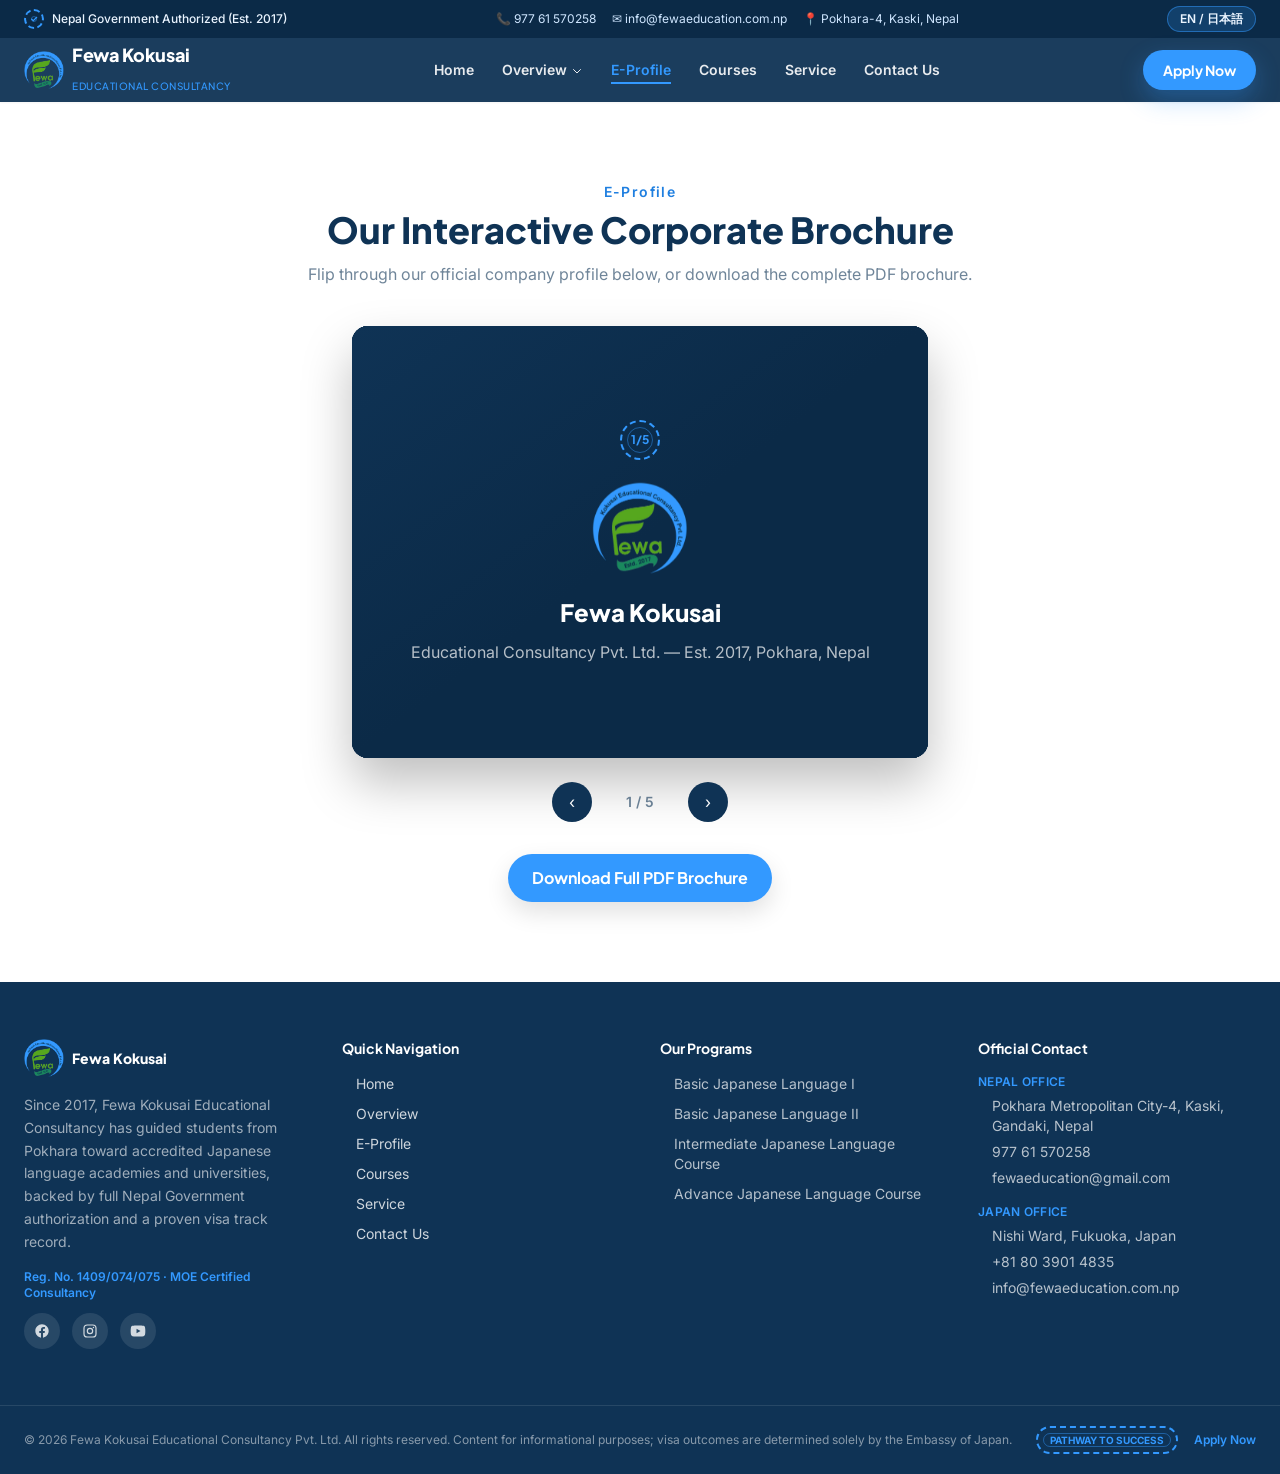
<file: eprofile.html>
<!DOCTYPE html>
<html lang="en">
<head>
<meta charset="UTF-8">
<meta name="viewport" content="width=device-width, initial-scale=1.0">
<title>E-Profile | Fewa Kokusai Educational Consultancy</title>

<!-- Google Fonts -->
<link rel="preconnect" href="https://fonts.googleapis.com">
<link href="https://fonts.googleapis.com/css2?family=Plus+Jakarta+Sans:wght@500;600;700;800&family=Inter:wght@400;500;600;700&family=Noto+Sans+JP:wght@500;700&display=swap" rel="stylesheet">

<!-- Our stylesheet: everything the site needs, no external CDN required -->
<link rel="stylesheet" href="css/styles.css">
<link rel="icon" href="images/logo.png">
</head>
<body class="bg-white text-navy-900 font-body antialiased">

<!-- ============ HEADER ============ -->
<header class="sticky top-0 z-50 shadow-sm">
  <!-- Utility bar -->
  <div class="bg-emerald-900 text-mint-50 text-xs">
    <div class="max-w-7xl mx-auto px-4 sm:px-6 py-1.5 flex flex-wrap items-center justify-between gap-2">
      <div class="flex items-center gap-2 font-medium">
        <span class="stamp inline-flex items-center justify-center w-5 h-5 text-[9px] font-bold text-mint-400">✓</span>
        <span data-i18n="topbar.badge">Nepal Government Authorized (Est. 2017)</span>
      </div>
      <div class="hidden md:flex items-center gap-4 text-mint-100">
        <a href="tel:+97761570258" class="hover:text-mint-400 transition-colors">📞 977 61 570258</a>
        <a href="mailto:info@fewaeducation.com.np" class="hover:text-mint-400 transition-colors">✉ info@fewaeducation.com.np</a>
        <span>📍 Pokhara-4, Kaski, Nepal</span>
      </div>
      <button id="langToggle" class="flex items-center gap-1 bg-mint-500/20 hover:bg-mint-500/40 border border-mint-400/50 rounded-full px-3 py-1 font-semibold transition-all">
        <span id="langLabel">EN / 日本語</span>
      </button>
    </div>
  </div>

  <!-- Main navbar -->
  <div class="bg-navy-900/95 backdrop-blur">
    <div class="max-w-7xl mx-auto px-4 sm:px-6">
      <div class="flex items-center justify-between h-16">
        <a href="index.html" class="flex items-center gap-2 group">
          <span class="w-10 h-10 flex items-center justify-center group-hover:scale-105 transition-transform">
            <img src="images/logo.png" class="w-full h-full object-contain" alt="Fewa Kokusai logo">
          </span>
          <span class="font-display font-extrabold text-white text-lg tracking-tight leading-none">Fewa Kokusai<br><span class="text-[10px] font-medium text-mint-400 tracking-wider" data-i18n="brand.sub">EDUCATIONAL CONSULTANCY</span></span>
        </a>

        <nav class="hidden lg:flex items-center gap-7 text-sm font-semibold text-white/90">
          <a href="index.html" class="nav-link" data-i18n="nav.home">Home</a>
          <div class="relative group">
            <button class="nav-link flex items-center gap-1" data-i18n="nav.overview" type="button">Overview
              <svg class="w-3 h-3 mt-0.5" fill="none" stroke="currentColor" viewBox="0 0 24 24"><path stroke-linecap="round" stroke-linejoin="round" stroke-width="2" d="M19 9l-7 7-7-7"/></svg>
            </button>
            <div class="absolute left-0 top-full pt-3 opacity-0 invisible group-hover:opacity-100 group-hover:visible transition-all duration-200">
              <div class="bg-white text-navy-900 rounded-xl shadow-2xl border border-mint-100 w-56 py-2 passport-corner">
                <span class="pc-bl"></span><span class="pc-br"></span>
                <a href="about.html" class="block w-full text-left px-4 py-2.5 hover:bg-mint-50 text-sm font-semibold" data-i18n="nav.about">About Us</a>
                <a href="chairman.html" class="block w-full text-left px-4 py-2.5 hover:bg-mint-50 text-sm font-semibold" data-i18n="nav.chairman">Message From Chairman</a>
              </div>
            </div>
          </div>
          <a href="eprofile.html" class="nav-link active-link" data-i18n="nav.eprofile">E-Profile</a>
          <a href="courses.html" class="nav-link" data-i18n="nav.courses">Courses</a>
          <a href="service.html" class="nav-link" data-i18n="nav.service">Service</a>
          <a href="contact.html" class="nav-link" data-i18n="nav.contact">Contact Us</a>
        </nav>

        <div class="flex items-center gap-3">
          <a href="https://forms.gle/hXB4zRTCv4FULYE1A" target="_blank" rel="noopener" class="hidden sm:inline-flex bg-mint-500 hover:bg-mint-600 text-white font-display font-bold text-sm px-5 py-2.5 rounded-full shadow-lg shadow-mint-500/30 hover:scale-105 transition-all" data-i18n="cta.apply">Apply Now</a>
          <button id="mobileBtn" class="lg:hidden text-white p-2" type="button">
            <svg class="w-7 h-7" fill="none" stroke="currentColor" viewBox="0 0 24 24"><path stroke-linecap="round" stroke-linejoin="round" stroke-width="2" d="M4 6h16M4 12h16M4 18h16"/></svg>
          </button>
        </div>
      </div>
    </div>

    <!-- Mobile menu -->
    <div id="mobileMenu" class="lg:hidden hidden bg-navy-800 border-t border-white/10">
      <div class="px-4 py-4 space-y-1 text-white font-semibold text-sm">
        <a href="index.html" class="block w-full text-left py-2.5" data-i18n="nav.home">Home</a>
        <div class="border-t border-white/10 pt-2 mt-1">
          <p class="text-mint-400 text-xs uppercase tracking-wider mb-1" data-i18n="nav.overview">Overview</p>
          <a href="about.html" class="block w-full text-left py-2 pl-3" data-i18n="nav.about">About Us</a>
          <a href="chairman.html" class="block w-full text-left py-2 pl-3" data-i18n="nav.chairman">Message From Chairman</a>
        </div>
        <a href="eprofile.html" class="block w-full text-left py-2.5 border-t border-white/10 mt-1" data-i18n="nav.eprofile">E-Profile</a>
        <a href="courses.html" class="block w-full text-left py-2.5" data-i18n="nav.courses">Courses</a>
        <a href="service.html" class="block w-full text-left py-2.5" data-i18n="nav.service">Service</a>
        <a href="contact.html" class="block w-full text-left py-2.5" data-i18n="nav.contact">Contact Us</a>
        <a href="https://forms.gle/hXB4zRTCv4FULYE1A" target="_blank" rel="noopener" class="w-full mt-2 bg-mint-500 hover:bg-mint-600 text-white font-display font-bold px-5 py-2.5 rounded-full" data-i18n="cta.apply">Apply Now</a>
      </div>
    </div>
  </div>
</header>

<main>
  <section class="max-w-4xl mx-auto px-4 sm:px-6 py-16 sm:py-20 text-center">
    <p class="text-mint-600 font-semibold tracking-widest text-xs sm:text-sm mb-2 reveal" data-i18n="eprofile.eyebrow">E-Profile</p>
    <h1 class="font-display font-extrabold text-3xl sm:text-4xl text-navy-900 mb-3 reveal" data-i18n="eprofile.title">Our Interactive Corporate Brochure</h1>
    <p class="text-navy-900/60 mb-10 reveal" data-i18n="eprofile.sub">Flip through our official company profile below, or download the complete PDF brochure.</p>

    <div class="reveal mx-auto max-w-xl" style="perspective:1600px;">
      <div id="bookContainer" class="relative bg-navy-900 rounded-2xl shadow-2xl aspect-[4/3] overflow-hidden">
        <div class="book-page absolute inset-0 flex flex-col items-center justify-center p-8 sm:p-12 bg-gradient-to-br from-navy-900 to-emerald-900 text-white" data-page="0">
          <span class="stamp w-10 h-10 flex items-center justify-center text-mint-400 font-display font-bold text-xs mb-5">1/5</span>
          <img src="images/logo.png" class="w-24 h-24 object-contain mb-5" alt="Fewa Kokusai logo">
          <h3 class="font-display font-extrabold text-xl sm:text-2xl mb-3" data-i18n="eprofile.p1.title">Fewa Kokusai</h3>
          <p class="text-white/70 text-sm sm:text-base leading-relaxed" data-i18n="eprofile.p1.body">Educational Consultancy Pvt. Ltd. — Est. 2017, Pokhara, Nepal</p>
        </div>
        <div class="book-page absolute inset-0 flex flex-col items-center justify-center p-8 sm:p-12 bg-gradient-to-br from-emerald-900 to-navy-900 text-white" data-page="1">
          <span class="stamp w-10 h-10 flex items-center justify-center text-mint-400 font-display font-bold text-xs mb-5">2/5</span>
          <h3 class="font-display font-extrabold text-xl sm:text-2xl mb-3" data-i18n="eprofile.p2.title">Who We Are</h3>
          <p class="text-white/70 text-sm sm:text-base leading-relaxed" data-i18n="eprofile.p2.body">A Nepal Government-registered and approved consultancy specializing in Japanese language education, exam preparation, and university placement, serving students since 2017.</p>
        </div>
        <div class="book-page absolute inset-0 flex flex-col items-center justify-center p-8 sm:p-12 bg-gradient-to-br from-navy-900 to-emerald-900 text-white" data-page="2">
          <span class="stamp w-10 h-10 flex items-center justify-center text-mint-400 font-display font-bold text-xs mb-5">3/5</span>
          <h3 class="font-display font-extrabold text-xl sm:text-2xl mb-3" data-i18n="eprofile.p3.title">What We Offer</h3>
          <p class="text-white/70 text-sm sm:text-base leading-relaxed" data-i18n="eprofile.p3.body">Five structured Japanese language levels, visa counseling, document support, and cultural convention training — all under one roof.</p>
        </div>
        <div class="book-page absolute inset-0 flex flex-col items-center justify-center p-8 sm:p-12 bg-gradient-to-br from-emerald-900 to-navy-900 text-white" data-page="3">
          <span class="stamp w-10 h-10 flex items-center justify-center text-mint-400 font-display font-bold text-xs mb-5">4/5</span>
          <h3 class="font-display font-extrabold text-xl sm:text-2xl mb-3" data-i18n="eprofile.p4.title">Our Reach</h3>
          <p class="text-white/70 text-sm sm:text-base leading-relaxed" data-i18n="eprofile.p4.body">50+ partner universities, vocational schools, and language academies across Tokyo, Nagoya, Osaka, Fukuoka, and Okinawa welcome our graduates each intake season.</p>
        </div>
        <div class="book-page absolute inset-0 flex flex-col items-center justify-center p-8 sm:p-12 bg-gradient-to-br from-navy-900 to-emerald-900 text-white" data-page="4">
          <span class="stamp w-10 h-10 flex items-center justify-center text-mint-400 font-display font-bold text-xs mb-5">5/5</span>
          <h3 class="font-display font-extrabold text-xl sm:text-2xl mb-3" data-i18n="eprofile.p5.title">Get Started</h3>
          <p class="text-white/70 text-sm sm:text-base leading-relaxed" data-i18n="eprofile.p5.body">Visit our Pokhara office, reach our Fukuoka representative office, or tap Apply Now to begin your Japan journey today.</p>
        </div>
      </div>
    </div>

    <div class="flex items-center justify-center gap-4 mt-6 reveal">
      <button id="bookPrev" class="w-10 h-10 rounded-full bg-navy-900 text-white hover:bg-emerald-900 flex items-center justify-center transition-colors" type="button">‹</button>
      <span id="bookCounter" class="text-navy-900/60 text-sm font-semibold w-16 text-center">1 / 5</span>
      <button id="bookNext" class="w-10 h-10 rounded-full bg-navy-900 text-white hover:bg-emerald-900 flex items-center justify-center transition-colors" type="button">›</button>
    </div>
    <button onclick="downloadBrochure()" class="mt-8 reveal inline-flex bg-mint-500 hover:bg-mint-600 text-white font-display font-bold px-6 py-3 rounded-full shadow-lg hover:scale-105 transition-all" data-i18n="eprofile.download" type="button">Download Full PDF Brochure</button>
  </section>
</main>

<!-- ============ FOOTER ============ -->
<footer class="bg-navy-900 text-white/80 mt-0">
  <div class="max-w-7xl mx-auto px-4 sm:px-6 py-14 grid grid-cols-1 sm:grid-cols-2 lg:grid-cols-4 gap-10 text-sm">
    <div>
      <div class="flex items-center gap-2 mb-4">
        <span class="w-10 h-10 flex items-center justify-center">
          <img src="images/logo.png" class="w-full h-full object-contain" alt="Fewa Kokusai logo">
        </span>
        <span class="font-display font-extrabold text-white" data-i18n="brand.name">Fewa Kokusai</span>
      </div>
      <p class="leading-relaxed text-white/60 mb-4" data-i18n="footer.about">Since 2017, Fewa Kokusai Educational Consultancy has guided students from Pokhara toward accredited Japanese language academies and universities, backed by full Nepal Government authorization and a proven visa track record.</p>
      <p class="text-mint-400 text-xs font-semibold mb-3" data-i18n="footer.reg">Reg. No.  1409/074/075 · MOE Certified Consultancy</p>
      <div class="flex gap-3">
        <a href="https://www.facebook.com/Fewaedu?locale=ja_JP" target="_blank" rel="noopener" aria-label="Facebook" class="w-9 h-9 rounded-full bg-white/10 hover:bg-mint-500 flex items-center justify-center transition-colors">
          <svg class="w-4 h-4" fill="currentColor" viewBox="0 0 24 24"><path d="M22 12.07C22 6.5 17.52 2 12 2S2 6.5 2 12.07c0 5 3.66 9.15 8.44 9.93v-7.02H7.9v-2.91h2.54V9.85c0-2.5 1.49-3.89 3.77-3.89 1.09 0 2.24.2 2.24.2v2.46h-1.26c-1.24 0-1.63.77-1.63 1.56v1.88h2.78l-.44 2.91h-2.34V22c4.78-.78 8.44-4.93 8.44-9.93z"/></svg>
        </a>
        <a href="https://www.instagram.com/fewaeducation/" target="_blank" rel="noopener" aria-label="Instagram" class="w-9 h-9 rounded-full bg-white/10 hover:bg-mint-500 flex items-center justify-center transition-colors">
          <svg class="w-4 h-4" fill="none" stroke="currentColor" viewBox="0 0 24 24"><rect x="3" y="3" width="18" height="18" rx="5" stroke-width="1.8"/><circle cx="12" cy="12" r="4" stroke-width="1.8"/><circle cx="17.2" cy="6.8" r="1.1" fill="currentColor" stroke="none"/></svg>
        </a>
        <a href="https://www.youtube.com/@FewaEducation" target="_blank" rel="noopener" aria-label="YouTube" class="w-9 h-9 rounded-full bg-white/10 hover:bg-mint-500 flex items-center justify-center transition-colors">
          <svg class="w-4 h-4" fill="currentColor" viewBox="0 0 24 24"><path d="M22.5 6.2a2.8 2.8 0 00-2-2C18.9 3.7 12 3.7 12 3.7s-6.9 0-8.5.5a2.8 2.8 0 00-2 2A29 29 0 001 12a29 29 0 00.5 5.8 2.8 2.8 0 002 2c1.6.5 8.5.5 8.5.5s6.9 0 8.5-.5a2.8 2.8 0 002-2A29 29 0 0023 12a29 29 0 00-.5-5.8zM9.8 15.4V8.6l6 3.4-6 3.4z"/></svg>
        </a>
      </div>
    </div>
    <div>
      <h4 class="font-display font-bold text-white mb-4" data-i18n="footer.nav">Quick Navigation</h4>
      <ul class="space-y-2.5">
        <li><a href="index.html" class="hover:text-mint-400 transition-colors" data-i18n="nav.home">Home</a></li>
        <li><a href="about.html" class="hover:text-mint-400 transition-colors" data-i18n="nav.about">Overview</a></li>
        <li><a href="eprofile.html" class="hover:text-mint-400 transition-colors" data-i18n="nav.eprofile">E-Profile</a></li>
        <li><a href="courses.html" class="hover:text-mint-400 transition-colors" data-i18n="nav.courses">Courses</a></li>
        <li><a href="service.html" class="hover:text-mint-400 transition-colors" data-i18n="nav.service">Service</a></li>
        <li><a href="contact.html" class="hover:text-mint-400 transition-colors" data-i18n="nav.contact">Contact Us</a></li>
      </ul>
    </div>
    <div>
      <h4 class="font-display font-bold text-white mb-4" data-i18n="footer.programs">Our Programs</h4>
      <ul class="space-y-2.5 text-white/70">
        <li data-i18n="course.1.title">Basic Japanese Language I</li>
        <li data-i18n="course.2.title">Basic Japanese Language II</li>
        <li data-i18n="course.3.title">Intermediate Japanese Language Course</li>
        <li data-i18n="course.4.title">Advance Japanese Language Course</li>
      </ul>
    </div>
    <div>
      <h4 class="font-display font-bold text-white mb-4" data-i18n="footer.contact">Official Contact</h4>
      <p class="text-mint-400 font-semibold text-xs uppercase tracking-wide mb-1.5" data-i18n="footer.nepal.title">Nepal Office</p>
      <ul class="space-y-1.5 text-white/70 mb-4">
        <li data-i18n="footer.address.nepal">Pokhara Metropolitan City-4, Kaski, Gandaki, Nepal</li>
        <li>977 61 570258</li>
        <li>fewaeducation@gmail.com</li>
      </ul>
      <p class="text-mint-400 font-semibold text-xs uppercase tracking-wide mb-1.5" data-i18n="footer.japan.title">Japan Office</p>
      <ul class="space-y-1.5 text-white/70">
        <li data-i18n="footer.address.japan">Nishi Ward, Fukuoka, Japan</li>
        <li>+81 80 3901 4835</li>
        <li>info@fewaeducation.com.np</li>
      </ul>
    </div>
  </div>
  <div class="border-t border-white/10">
    <div class="max-w-7xl mx-auto px-4 sm:px-6 py-5 flex flex-col sm:flex-row items-center justify-between gap-4 text-xs text-white/50">
      <p data-i18n="footer.copyright">© 2026 Fewa Kokusai Educational Consultancy Pvt. Ltd. All rights reserved. Content for informational purposes; visa outcomes are determined solely by the Embassy of Japan.</p>
      <div class="flex items-center gap-4">
        <span class="stamp px-3 py-1 text-[10px] font-bold text-mint-400" data-i18n="footer.badge">PATHWAY TO SUCCESS</span>
        <a href="https://forms.gle/hXB4zRTCv4FULYE1A" target="_blank" rel="noopener" class="text-mint-400 font-semibold hover:underline" data-i18n="cta.apply">Apply Now</a>
      </div>
    </div>
  </div>
</footer>

<!-- =========================================================
     SCRIPTS
     1) language.js  -> Japanese text dictionary (edit here)
     2) main.js      -> small interactive behaviors
========================================================= -->
<script src="js/language.js"></script>
<script src="js/main.js"></script>
</body>
</html>
</file>
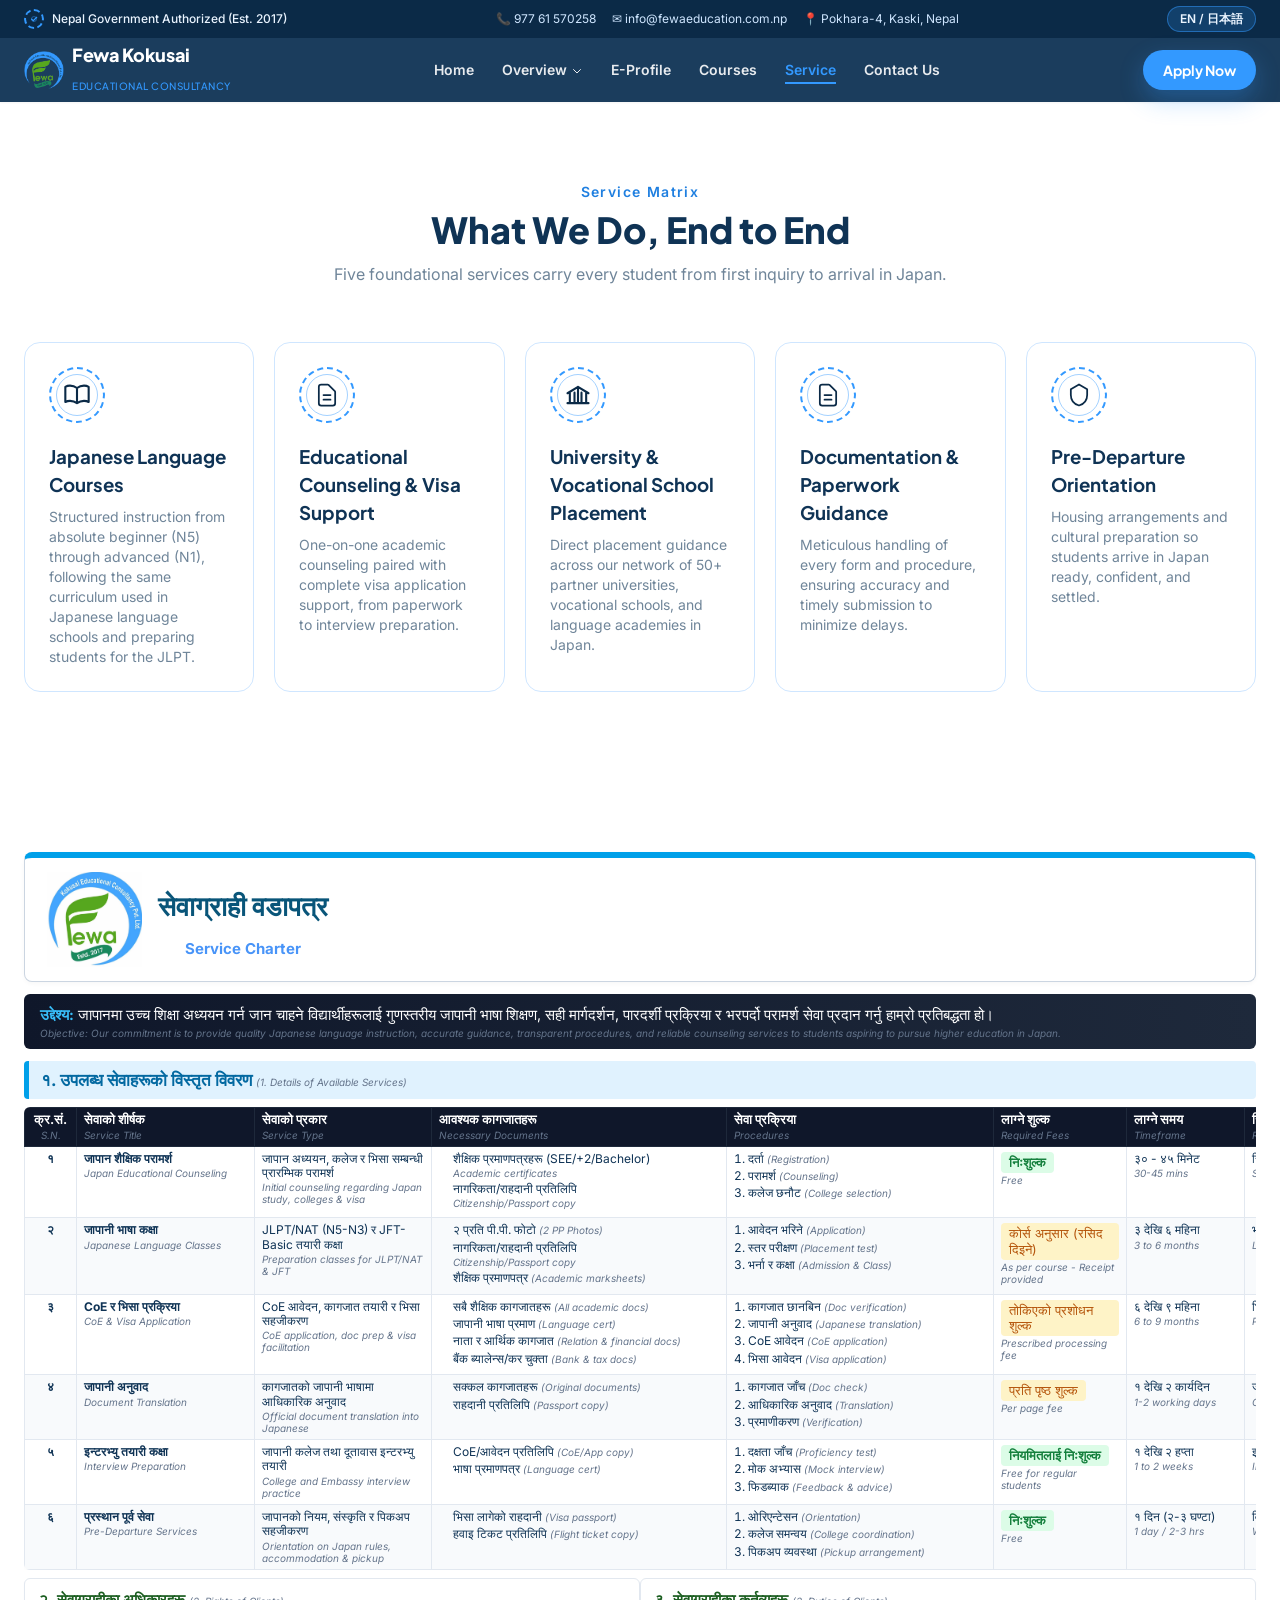
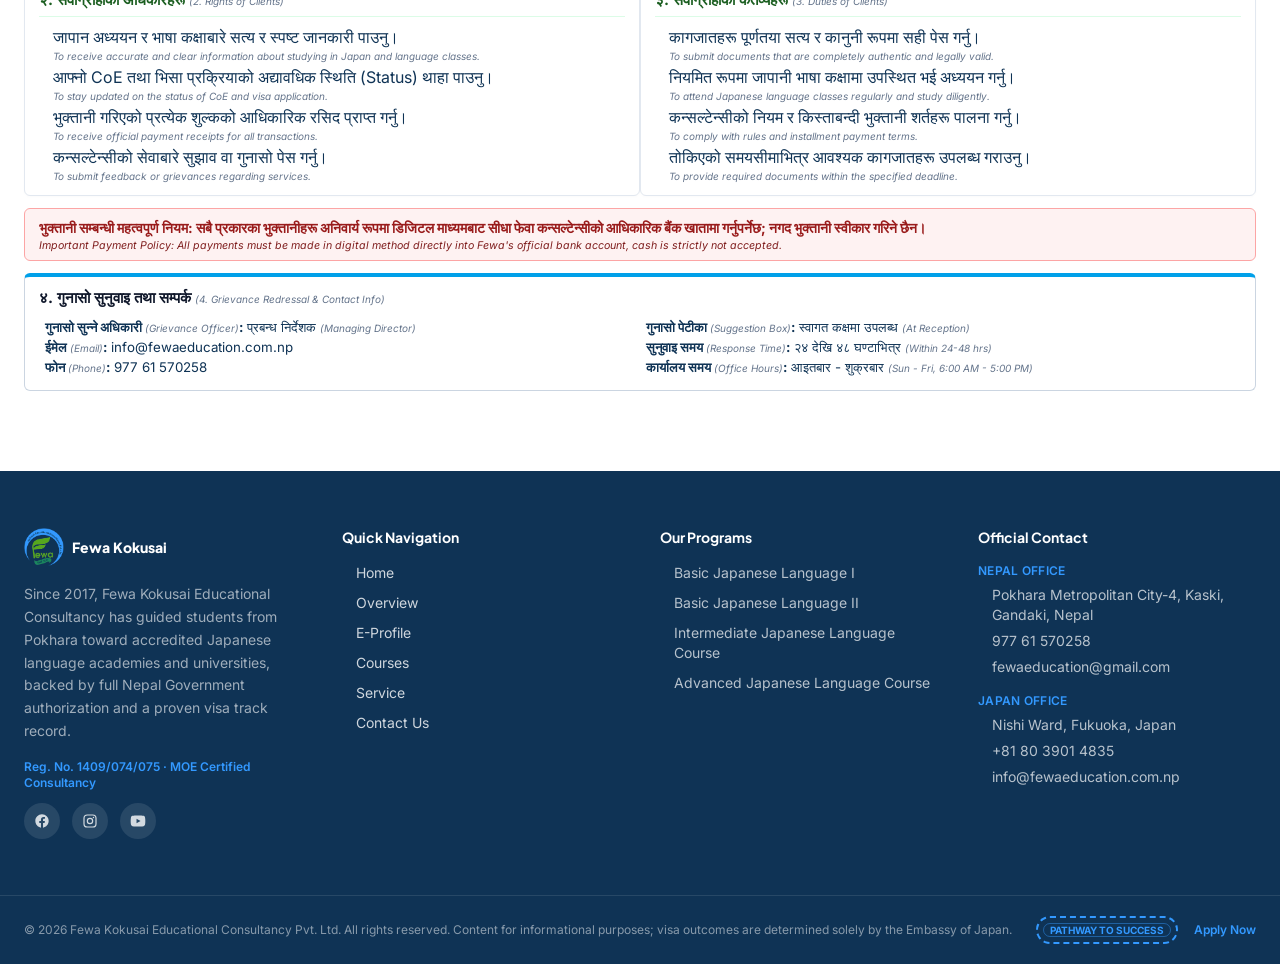
<file: service.html>
<!DOCTYPE html>
<html lang="en">
<head>
<meta charset="UTF-8">
<meta name="viewport" content="width=device-width, initial-scale=1.0">
<title>Service | Fewa Kokusai Educational Consultancy</title>

<!-- Google Fonts -->
<link rel="preconnect" href="https://fonts.googleapis.com">
<link href="https://fonts.googleapis.com/css2?family=Plus+Jakarta+Sans:wght@500;600;700;800&family=Inter:wght@400;500;600;700&family=Noto+Sans+JP:wght@500;700&display=swap" rel="stylesheet">

<!-- Our stylesheet: everything the site needs, no external CDN required -->
<link rel="stylesheet" href="css/styles.css">
<link rel="icon" href="images/logo.png">
</head>
<body class="bg-white text-navy-900 font-body antialiased">

<!-- ============ HEADER ============ -->
<header class="sticky top-0 z-50 shadow-sm">
  <!-- Utility bar -->
  <div class="bg-emerald-900 text-mint-50 text-xs">
    <div class="max-w-7xl mx-auto px-4 sm:px-6 py-1.5 flex flex-wrap items-center justify-between gap-2">
      <div class="flex items-center gap-2 font-medium">
        <span class="stamp inline-flex items-center justify-center w-5 h-5 text-[9px] font-bold text-mint-400">✓</span>
        <span data-i18n="topbar.badge">Nepal Government Authorized (Est. 2017)</span>
      </div>
      <div class="hidden md:flex items-center gap-4 text-mint-100">
        <a href="tel:+97761570258" class="hover:text-mint-400 transition-colors">📞 977 61 570258</a>
        <a href="mailto:info@fewaeducation.com.np" class="hover:text-mint-400 transition-colors">✉ info@fewaeducation.com.np</a>
        <span>📍 Pokhara-4, Kaski, Nepal</span>
      </div>
      <button id="langToggle" class="flex items-center gap-1 bg-mint-500/20 hover:bg-mint-500/40 border border-mint-400/50 rounded-full px-3 py-1 font-semibold transition-all">
        <span id="langLabel">EN / 日本語</span>
      </button>
    </div>
  </div>

  <!-- Main navbar -->
  <div class="bg-navy-900/95 backdrop-blur">
    <div class="max-w-7xl mx-auto px-4 sm:px-6">
      <div class="flex items-center justify-between h-16">
        <a href="index.html" class="flex items-center gap-2 group">
          <span class="w-10 h-10 flex items-center justify-center group-hover:scale-105 transition-transform">
            <img src="images/logo.png" class="w-full h-full object-contain" alt="Fewa Kokusai logo">
          </span>
          <span class="font-display font-extrabold text-white text-lg tracking-tight leading-none">Fewa Kokusai<br><span class="text-[10px] font-medium text-mint-400 tracking-wider" data-i18n="brand.sub">EDUCATIONAL CONSULTANCY</span></span>
        </a>

        <nav class="hidden lg:flex items-center gap-7 text-sm font-semibold text-white/90">
          <a href="index.html" class="nav-link" data-i18n="nav.home">Home</a>
          <div class="relative group">
            <button class="nav-link flex items-center gap-1" data-i18n="nav.overview" type="button">Overview
              <svg class="w-3 h-3 mt-0.5" fill="none" stroke="currentColor" viewBox="0 0 24 24"><path stroke-linecap="round" stroke-linejoin="round" stroke-width="2" d="M19 9l-7 7-7-7"/></svg>
            </button>
            <div class="absolute left-0 top-full pt-3 opacity-0 invisible group-hover:opacity-100 group-hover:visible transition-all duration-200">
              <div class="bg-white text-navy-900 rounded-xl shadow-2xl border border-mint-100 w-56 py-2 passport-corner">
                <span class="pc-bl"></span><span class="pc-br"></span>
                <a href="about.html" class="block w-full text-left px-4 py-2.5 hover:bg-mint-50 text-sm font-semibold" data-i18n="nav.about">About Us</a>
                <a href="chairman.html" class="block w-full text-left px-4 py-2.5 hover:bg-mint-50 text-sm font-semibold" data-i18n="nav.chairman">Message From Chairman</a>
              </div>
            </div>
          </div>
          <a href="eprofile.html" class="nav-link" data-i18n="nav.eprofile">E-Profile</a>
          <a href="courses.html" class="nav-link" data-i18n="nav.courses">Courses</a>
          <a href="service.html" class="nav-link active-link" data-i18n="nav.service">Service</a>
          <a href="contact.html" class="nav-link" data-i18n="nav.contact">Contact Us</a>
        </nav>

        <div class="flex items-center gap-3">
          <a href="https://forms.gle/hXB4zRTCv4FULYE1A" target="_blank" rel="noopener" class="hidden sm:inline-flex bg-mint-500 hover:bg-mint-600 text-white font-display font-bold text-sm px-5 py-2.5 rounded-full shadow-lg shadow-mint-500/30 hover:scale-105 transition-all" data-i18n="cta.apply">Apply Now</a>
          <button id="mobileBtn" class="lg:hidden text-white p-2" type="button">
            <svg class="w-7 h-7" fill="none" stroke="currentColor" viewBox="0 0 24 24"><path stroke-linecap="round" stroke-linejoin="round" stroke-width="2" d="M4 6h16M4 12h16M4 18h16"/></svg>
          </button>
        </div>
      </div>
    </div>

    <!-- Mobile menu -->
    <div id="mobileMenu" class="lg:hidden hidden bg-navy-800 border-t border-white/10">
      <div class="px-4 py-4 space-y-1 text-white font-semibold text-sm">
        <a href="index.html" class="block w-full text-left py-2.5" data-i18n="nav.home">Home</a>
        <div class="border-t border-white/10 pt-2 mt-1">
          <p class="text-mint-400 text-xs uppercase tracking-wider mb-1" data-i18n="nav.overview">Overview</p>
          <a href="about.html" class="block w-full text-left py-2 pl-3" data-i18n="nav.about">About Us</a>
          <a href="chairman.html" class="block w-full text-left py-2 pl-3" data-i18n="nav.chairman">Message From Chairman</a>
        </div>
        <a href="eprofile.html" class="block w-full text-left py-2.5 border-t border-white/10 mt-1" data-i18n="nav.eprofile">E-Profile</a>
        <a href="courses.html" class="block w-full text-left py-2.5" data-i18n="nav.courses">Courses</a>
        <a href="service.html" class="block w-full text-left py-2.5" data-i18n="nav.service">Service</a>
        <a href="contact.html" class="block w-full text-left py-2.5" data-i18n="nav.contact">Contact Us</a>
        <a href="https://forms.gle/hXB4zRTCv4FULYE1A" target="_blank" rel="noopener" class="w-full mt-2  bg-mint-500 hover:bg-mint-600 text-white font-display font-bold px-5 py-2.5 rounded-full" data-i18n="cta.apply">Apply Now</a>
      </div>
    </div>
  </div>
</header>

<main>
  <section class="max-w-7xl mx-auto px-4 sm:px-6 py-16 sm:py-20">
    <p class="text-mint-600 font-semibold tracking-widest text-xs sm:text-sm mb-2 text-center reveal" data-i18n="service.eyebrow">Service Matrix</p>
    <h1 class="font-display font-extrabold text-3xl sm:text-4xl text-navy-900 mb-3 text-center reveal" data-i18n="service.title">What We Do, End to End</h1>
    <p class="text-navy-900/60 mb-14 text-center max-w-2xl mx-auto reveal" data-i18n="service.sub">Five foundational services carry every student from first inquiry to arrival in Japan.</p>
    <div class="grid sm:grid-cols-2 lg:grid-cols-5 gap-5">
      <div class="reveal bg-white border border-navy-100 rounded-2xl p-6 hover:border-mint-400 hover:-translate-y-1.5 hover:shadow-xl transition-all group">
     <div class="stamp w-14 h-14 flex items-center justify-center text-emerald-900 mb-5 group-hover:text-mint-600 transition-colors">
      <svg xmlns="http://www.w3.org/2000/svg" class="w-7 h-7" fill="none" viewBox="0 0 24 24" stroke="currentColor" stroke-width="1.8">
        <path stroke-linecap="round" stroke-linejoin="round"
            d="M12 6c-1.6-1.2-3.8-2-6-2-1.4 0-2.8.3-4 1v13c1.2-.7 2.6-1 4-1 2.2 0 4.4.8 6 2m0-13c1.6-1.2 3.8-2 6-2 1.4 0 2.8.3 4 1v13c-1.2-.7-2.6-1-4-1-2.2 0-4.4.8-6 2m0-13v13"/>
      </svg>
      </div>        
      <h3 class="font-display font-bold text-navy-900 mb-2" data-i18n="service.1.title">Japanese Language Courses</h3>
        <p class="text-navy-900/60 text-sm leading-relaxed" data-i18n="service.1.body">Structured instruction from absolute beginner (N5) through advanced (N1), following the same curriculum used in Japanese language schools and preparing students for the JLPT.</p>
      </div>
      <div class="reveal bg-white border border-navy-100 rounded-2xl p-6 hover:border-mint-400 hover:-translate-y-1.5 hover:shadow-xl transition-all group">
        <div class="stamp w-14 h-14 flex items-center justify-center text-emerald-900 mb-5 group-hover:text-mint-600 transition-colors"><svg class="w-7 h-7" fill="none" stroke="currentColor" viewBox="0 0 24 24"><path stroke-linecap="round" stroke-linejoin="round" stroke-width="1.5" d="M9 12h6m-6 4h6m2 5H7a2 2 0 01-2-2V5a2 2 0 012-2h5.586a1 1 0 01.707.293l5.414 5.414a1 1 0 01.293.707V19a2 2 0 01-2 2z"/></svg></div>
        <h3 class="font-display font-bold text-navy-900 mb-2" data-i18n="service.2.title">Educational Counseling &amp; Visa Support</h3>
        <p class="text-navy-900/60 text-sm leading-relaxed" data-i18n="service.2.body">One-on-one academic counseling paired with complete visa application support, from paperwork to interview preparation.</p>
      </div>
      <div class="reveal bg-white border border-navy-100 rounded-2xl p-6 hover:border-mint-400 hover:-translate-y-1.5 hover:shadow-xl transition-all group">
      <div class="stamp w-14 h-14 flex items-center justify-center text-emerald-900 mb-5 group-hover:text-mint-600 transition-colors">
      <svg xmlns="http://www.w3.org/2000/svg" class="w-7 h-7" fill="none" viewBox="0 0 24 24" stroke="currentColor" stroke-width="1.8">
        <path stroke-linecap="round" stroke-linejoin="round"
            d="M3 10.5L12 5l9 5.5M5 10v8m4-8v8m6-8v8m4-8v8M3 19h18M12 5v14"/>
       </svg>
       </div>
       <h3 class="font-display font-bold text-navy-900 mb-2" data-i18n="service.3.title">University &amp; Vocational School Placement</h3>
        <p class="text-navy-900/60 text-sm leading-relaxed" data-i18n="service.3.body">Direct placement guidance across our network of 50+ partner universities, vocational schools, and language academies in Japan.</p>
      </div>
      <div class="reveal bg-white border border-navy-100 rounded-2xl p-6 hover:border-mint-400 hover:-translate-y-1.5 hover:shadow-xl transition-all group">
        <div class="stamp w-14 h-14 flex items-center justify-center text-emerald-900 mb-5 group-hover:text-mint-600 transition-colors"><svg class="w-7 h-7" fill="none" stroke="currentColor" viewBox="0 0 24 24"><path stroke-linecap="round" stroke-linejoin="round" stroke-width="1.5" d="M9 12h6m-6 4h6m2 5H7a2 2 0 01-2-2V5a2 2 0 012-2h5.586a1 1 0 01.707.293l5.414 5.414a1 1 0 01.293.707V19a2 2 0 01-2 2z"/></svg></div>
        <h3 class="font-display font-bold text-navy-900 mb-2" data-i18n="service.4.title">Documentation &amp; Paperwork Guidance</h3>
        <p class="text-navy-900/60 text-sm leading-relaxed" data-i18n="service.4.body">Meticulous handling of every form and procedure, ensuring accuracy and timely submission to minimize delays.</p>
      </div>
      <div class="reveal bg-white border border-navy-100 rounded-2xl p-6 hover:border-mint-400 hover:-translate-y-1.5 hover:shadow-xl transition-all group">
        <div class="stamp w-14 h-14 flex items-center justify-center text-emerald-900 mb-5 group-hover:text-mint-600 transition-colors"><svg class="w-7 h-7" fill="none" stroke="currentColor" viewBox="0 0 24 24"><path stroke-linecap="round" stroke-linejoin="round" stroke-width="1.5" d="M12 3l7 4v5c0 5-3.5 8-7 9-3.5-1-7-4-7-9V7l7-4z"/></svg></div>
        <h3 class="font-display font-bold text-navy-900 mb-2" data-i18n="service.5.title">Pre-Departure Orientation</h3>
        <p class="text-navy-900/60 text-sm leading-relaxed" data-i18n="service.5.body">Housing arrangements and cultural preparation so students arrive in Japan ready, confident, and settled.</p>
      </div>
    </div>
  </section>
  <section class="max-w-7xl mx-auto px-4 sm:px-6 py-16 sm:py-20">
  <!-- Header Section with Official Fewa Logo -->
  <div class="header-card">
    <table class="header-table">
      <tr>
        <td class="logo-cell">
          <img src="[data-uri]" style="height: 95px; width: auto; display: block;" alt="Fewa Logo" />
        </td>
        <td class="charter-cell">
          <div class="charter-badge">सेवाग्राही वडापत्र</div>
          <div class="charter-sub">Service Charter</div>
        </td>
      </tr>
    </table>
  </div>

  <!-- Purpose Banner -->
  <div class="purpose-banner">
    <span class="banner-title">उद्देश्य:</span> जापानमा उच्च शिक्षा अध्ययन गर्न जान चाहने विद्यार्थीहरूलाई गुणस्तरीय जापानी भाषा शिक्षण, सही मार्गदर्शन, पारदर्शी प्रक्रिया र भरपर्दो परामर्श सेवा प्रदान गर्नु हाम्रो प्रतिबद्धता हो।
    <span class="en">Objective: Our commitment is to provide quality Japanese language instruction, accurate guidance, transparent procedures, and reliable counseling services to students aspiring to pursue higher education in Japan.</span>
  </div>

  <!-- Service Table Section -->
  <div class="section-header">
    १. उपलब्ध सेवाहरूको विस्तृत विवरण <span class="en-inline">(1. Details of Available Services)</span>
  </div>
  <div class="data-table-scroll">
  <table class="data-table">
    <thead>
      <tr>
        <th style="width: 3%; text-align: center;">क्र.सं.<span class="en">S.N.</span></th>
        <th style="width: 12%;">सेवाको शीर्षक<span class="en">Service Title</span></th>
        <th style="width: 12%;">सेवाको प्रकार<span class="en">Service Type</span></th>
        <th style="width: 20%;">आवश्यक कागजातहरू<span class="en">Necessary Documents</span></th>
        <th style="width: 18%;">सेवा प्रक्रिया<span class="en">Procedures</span></th>
        <th style="width: 9%;">लाग्ने शुल्क<span class="en">Required Fees</span></th>
        <th style="width: 8%;">लाग्ने समय<span class="en">Timeframe</span></th>
        <th style="width: 8%;">जिम्मेवार व्यक्ति<span class="en">Responsible Person</span></th>
      </tr>
    </thead>
    <tbody>
      <tr>
        <td style="text-align: center; font-weight: bold;">१</td>
        <td><strong>जापान शैक्षिक परामर्श</strong><span class="en">Japan Educational Counseling</span></td>
        <td>जापान अध्ययन, कलेज र भिसा सम्बन्धी प्रारम्भिक परामर्श<span class="en">Initial counseling regarding Japan study, colleges & visa</span></td>
        <td>
          <ul>
            <li>शैक्षिक प्रमाणपत्रहरू (SEE/+2/Bachelor)<span class="en">Academic certificates</span></li>
            <li>नागरिकता/राहदानी प्रतिलिपि<span class="en">Citizenship/Passport copy</span></li>
          </ul>
        </td>
        <td>
          <ol>
            <li>दर्ता <span class="en-inline">(Registration)</span></li>
            <li>परामर्श <span class="en-inline">(Counseling)</span></li>
            <li>कलेज छनौट <span class="en-inline">(College selection)</span></li>
          </ol>
        </td>
        <td><span class="tag-free">निःशुल्क</span><span class="en">Free</span></td>
        <td>३० - ४५ मिनेट<span class="en">30-45 mins</span></td>
        <td>सिनियर परामर्शदाता<span class="en">Senior Counselor</span></td>
      </tr>
      <tr>
        <td style="text-align: center; font-weight: bold;">२</td>
        <td><strong>जापानी भाषा कक्षा</strong><span class="en">Japanese Language Classes</span></td>
        <td>JLPT/NAT (N5-N3) र JFT-Basic तयारी कक्षा<span class="en">Preparation classes for JLPT/NAT & JFT</span></td>
        <td>
          <ul>
            <li>२ प्रति पी.पी. फोटो <span class="en-inline">(2 PP Photos)</span></li>
            <li>नागरिकता/राहदानी प्रतिलिपि<span class="en">Citizenship/Passport copy</span></li>
            <li>शैक्षिक प्रमाणपत्र <span class="en-inline">(Academic marksheets)</span></li>
          </ul>
        </td>
        <td>
          <ol>
            <li>आवेदन भरिने <span class="en-inline">(Application)</span></li>
            <li>स्तर परीक्षण <span class="en-inline">(Placement test)</span></li>
            <li>भर्ना र कक्षा <span class="en-inline">(Admission & Class)</span></li>
          </ol>
        </td>
        <td><span class="tag-fee">कोर्स अनुसार (रसिद दिइने)</span><span class="en">As per course - Receipt provided</span></td>
        <td>३ देखि ६ महिना<span class="en">3 to 6 months</span></td>
        <td>भाषा प्रशिक्षक<span class="en">Language Instructor</span></td>
      </tr>
      <tr>
        <td style="text-align: center; font-weight: bold;">३</td>
        <td><strong>CoE र भिसा प्रक्रिया</strong><span class="en">CoE & Visa Application</span></td>
        <td>CoE आवेदन, कागजात तयारी र भिसा सहजीकरण<span class="en">CoE application, doc prep & visa facilitation</span></td>
        <td>
          <ul>
            <li>सबै शैक्षिक कागजातहरू <span class="en-inline">(All academic docs)</span></li>
            <li>जापानी भाषा प्रमाण <span class="en-inline">(Language cert)</span></li>
            <li>नाता र आर्थिक कागजात <span class="en-inline">(Relation & financial docs)</span></li>
            <li>बैंक ब्यालेन्स/कर चुक्ता <span class="en-inline">(Bank & tax docs)</span></li>
          </ul>
        </td>
        <td>
          <ol>
            <li>कागजात छानबिन <span class="en-inline">(Doc verification)</span></li>
            <li>जापानी अनुवाद <span class="en-inline">(Japanese translation)</span></li>
            <li>CoE आवेदन <span class="en-inline">(CoE application)</span></li>
            <li>भिसा आवेदन <span class="en-inline">(Visa application)</span></li>
          </ol>
        </td>
        <td><span class="tag-fee">तोकिएको प्रशोधन शुल्क</span><span class="en">Prescribed processing fee</span></td>
        <td>६ देखि ९ महिना<span class="en">6 to 9 months</span></td>
        <td>भिसा/प्रक्रिया प्रमुख<span class="en">Processing Head</span></td>
      </tr>
      <tr>
        <td style="text-align: center; font-weight: bold;">४</td>
        <td><strong>जापानी अनुवाद</strong><span class="en">Document Translation</span></td>
        <td>कागजातको जापानी भाषामा आधिकारिक अनुवाद<span class="en">Official document translation into Japanese</span></td>
        <td>
          <ul>
            <li>सक्कल कागजातहरू <span class="en-inline">(Original documents)</span></li>
            <li>राहदानी प्रतिलिपि <span class="en-inline">(Passport copy)</span></li>
          </ul>
        </td>
        <td>
          <ol>
            <li>कागजात जाँच <span class="en-inline">(Doc check)</span></li>
            <li>आधिकारिक अनुवाद <span class="en-inline">(Translation)</span></li>
            <li>प्रमाणीकरण <span class="en-inline">(Verification)</span></li>
          </ol>
        </td>
        <td><span class="tag-fee">प्रति पृष्ठ शुल्क</span><span class="en">Per page fee</span></td>
        <td>१ देखि २ कार्यदिन<span class="en">1-2 working days</span></td>
        <td>जापानी अनुवादक<span class="en">Official Translator</span></td>
      </tr>
      <tr>
        <td style="text-align: center; font-weight: bold;">५</td>
        <td><strong>इन्टरभ्यु तयारी कक्षा</strong><span class="en">Interview Preparation</span></td>
        <td>जापानी कलेज तथा दूतावास इन्टरभ्यु तयारी<span class="en">College and Embassy interview practice</span></td>
        <td>
          <ul>
            <li>CoE/आवेदन प्रतिलिपि <span class="en-inline">(CoE/App copy)</span></li>
            <li>भाषा प्रमाणपत्र <span class="en-inline">(Language cert)</span></li>
          </ul>
        </td>
        <td>
          <ol>
            <li>दक्षता जाँच <span class="en-inline">(Proficiency test)</span></li>
            <li>मोक अभ्यास <span class="en-inline">(Mock interview)</span></li>
            <li>फिडब्याक <span class="en-inline">(Feedback & advice)</span></li>
          </ol>
        </td>
        <td><span class="tag-free">नियमितलाई निःशुल्क</span><span class="en">Free for regular students</span></td>
        <td>१ देखि २ हप्ता<span class="en">1 to 2 weeks</span></td>
        <td>इन्टरभ्यु प्रशिक्षक<span class="en">Interview Trainer</span></td>
      </tr>
      <tr>
        <td style="text-align: center; font-weight: bold;">६</td>
        <td><strong>प्रस्थान पूर्व सेवा</strong><span class="en">Pre-Departure Services</span></td>
        <td>जापानको नियम, संस्कृति र पिकअप सहजीकरण<span class="en">Orientation on Japan rules, accommodation & pickup</span></td>
        <td>
          <ul>
            <li>भिसा लागेको राहदानी <span class="en-inline">(Visa passport)</span></li>
            <li>हवाइ टिकट प्रतिलिपि <span class="en-inline">(Flight ticket copy)</span></li>
          </ul>
        </td>
        <td>
          <ol>
            <li>ओरिएन्टेसन <span class="en-inline">(Orientation)</span></li>
            <li>कलेज समन्वय <span class="en-inline">(College coordination)</span></li>
            <li>पिकअप व्यवस्था <span class="en-inline">(Pickup arrangement)</span></li>
          </ol>
        </td>
        <td><span class="tag-free">निःशुल्क</span><span class="en">Free</span></td>
        <td>१ दिन (२-३ घण्टा)<span class="en">1 day / 2-3 hrs</span></td>
        <td>विद्यार्थी कल्याण अधिकृत<span class="en">Welfare Officer</span></td>
      </tr>
    </tbody>
  </table>
  </div>

  <!-- Rights and Duties Section -->
  <div class="grid-container">
    <div class="grid-box" style="margin-right: 12px;">
      <h3>२. सेवाग्राहीका अधिकारहरू <span class="en-inline">(2. Rights of Clients)</span></h3>
      <ul>
        <li>जापान अध्ययन र भाषा कक्षाबारे सत्य र स्पष्ट जानकारी पाउनु।<span class="en">To receive accurate and clear information about studying in Japan and language classes.</span></li>
        <li>आफ्नो CoE तथा भिसा प्रक्रियाको अद्यावधिक स्थिति (Status) थाहा पाउनु।<span class="en">To stay updated on the status of CoE and visa application.</span></li>
        <li>भुक्तानी गरिएको प्रत्येक शुल्कको आधिकारिक रसिद प्राप्त गर्नु।<span class="en">To receive official payment receipts for all transactions.</span></li>
        <li>कन्सल्टेन्सीको सेवाबारे सुझाव वा गुनासो पेस गर्नु।<span class="en">To submit feedback or grievances regarding services.</span></li>
      </ul>
    </div>
    <div class="grid-box">
      <h3>३. सेवाग्राहीका कर्तव्यहरू <span class="en-inline">(3. Duties of Clients)</span></h3>
      <ul>
        <li>कागजातहरू पूर्णतया सत्य र कानुनी रूपमा सही पेस गर्नु।<span class="en">To submit documents that are completely authentic and legally valid.</span></li>
        <li>नियमित रूपमा जापानी भाषा कक्षामा उपस्थित भई अध्ययन गर्नु।<span class="en">To attend Japanese language classes regularly and study diligently.</span></li>
        <li>कन्सल्टेन्सीको नियम र किस्ताबन्दी भुक्तानी शर्तहरू पालना गर्नु।<span class="en">To comply with rules and installment payment terms.</span></li>
        <li>तोकिएको समयसीमाभित्र आवश्यक कागजातहरू उपलब्ध गराउनु।<span class="en">To provide required documents within the specified deadline.</span></li>
      </ul>
    </div>
  </div>

  <!-- Mandatory Payment Policy Alert in Section 3 -->
  <div class="payment-alert">
    <strong>भुक्तानी सम्बन्धी महत्वपूर्ण नियम:</strong> सबै प्रकारका भुक्तानीहरू अनिवार्य रूपमा डिजिटल माध्यमबाट सीधा फेवा कन्सल्टेन्सीको आधिकारिक बैंक खातामा गर्नुपर्नेछ; नगद भुक्तानी स्वीकार गरिने छैन।
    <span class="en" style="font-size:8pt; color:#7f1d1d; margin-top:2px;">Important Payment Policy: All payments must be made in digital method directly into Fewa's official bank account, cash is strictly not accepted.</span>
  </div>

  <!-- Contact & Grievance Section -->
  <div class="contact-section">
    <h3>४. गुनासो सुनुवाइ तथा सम्पर्क <span class="en-inline">(4. Grievance Redressal & Contact Info)</span></h3>
    <table class="contact-table">
      <tr>
        <td style="width: 50%;">
          <strong>गुनासो सुन्ने अधिकारी <span class="en-inline">(Grievance Officer)</span>:</strong> प्रबन्ध निर्देशक <span class="en-inline">(Managing Director)</span><br>
          <strong>ईमेल <span class="en-inline">(Email)</span>:</strong>  info@fewaeducation.com.np<br>
          <strong>फोन <span class="en-inline">(Phone)</span>:</strong> 977 61 570258

        </td>
        <td style="width: 50%;">
          <strong>गुनासो पेटीका <span class="en-inline">(Suggestion Box)</span>:</strong> स्वागत कक्षमा उपलब्ध <span class="en-inline">(At Reception)</span><br>
          <strong>सुनुवाइ समय <span class="en-inline">(Response Time)</span>:</strong> २४ देखि ४८ घण्टाभित्र <span class="en-inline">(Within 24-48 hrs)</span><br>
          <strong>कार्यालय समय <span class="en-inline">(Office Hours)</span>:</strong> आइतबार - शुक्रबार <span class="en-inline">(Sun - Fri, 6:00 AM - 5:00 PM)</span>
        </td>
      </tr>
    </table>
  </div>
</div>
</section>
</main>

<!-- ============ FOOTER ============ -->
<footer class="bg-navy-900 text-white/80 mt-0">
  <div class="max-w-7xl mx-auto px-4 sm:px-6 py-14 grid grid-cols-1 sm:grid-cols-2 lg:grid-cols-4 gap-10 text-sm">
    <div>
      <div class="flex items-center gap-2 mb-4">
        <span class="w-10 h-10 flex items-center justify-center">
          <img src="images/logo.png" class="w-full h-full object-contain" alt="Fewa Kokusai logo">
        </span>
        <span class="font-display font-extrabold text-white" data-i18n="brand.name">Fewa Kokusai</span>
      </div>
      <p class="leading-relaxed text-white/60 mb-4" data-i18n="footer.about">Since 2017, Fewa Kokusai Educational Consultancy has guided students from Pokhara toward accredited Japanese language academies and universities, backed by full Nepal Government authorization and a proven visa track record.</p>
      <p class="text-mint-400 text-xs font-semibold mb-3" data-i18n="footer.reg">Reg. No. 1409/074/075 · MOE Certified Consultancy</p>
      <div class="flex gap-3">
        <a href="https://www.facebook.com/Fewaedu?locale=ja_JP" target="_blank" rel="noopener" aria-label="Facebook" class="w-9 h-9 rounded-full bg-white/10 hover:bg-mint-500 flex items-center justify-center transition-colors">
          <svg class="w-4 h-4" fill="currentColor" viewBox="0 0 24 24"><path d="M22 12.07C22 6.5 17.52 2 12 2S2 6.5 2 12.07c0 5 3.66 9.15 8.44 9.93v-7.02H7.9v-2.91h2.54V9.85c0-2.5 1.49-3.89 3.77-3.89 1.09 0 2.24.2 2.24.2v2.46h-1.26c-1.24 0-1.63.77-1.63 1.56v1.88h2.78l-.44 2.91h-2.34V22c4.78-.78 8.44-4.93 8.44-9.93z"/></svg>
        </a>
        <a href="https://www.instagram.com/fewaeducation/" target="_blank" rel="noopener" aria-label="Instagram" class="w-9 h-9 rounded-full bg-white/10 hover:bg-mint-500 flex items-center justify-center transition-colors">
          <svg class="w-4 h-4" fill="none" stroke="currentColor" viewBox="0 0 24 24"><rect x="3" y="3" width="18" height="18" rx="5" stroke-width="1.8"/><circle cx="12" cy="12" r="4" stroke-width="1.8"/><circle cx="17.2" cy="6.8" r="1.1" fill="currentColor" stroke="none"/></svg>
        </a>
        <a href="https://www.youtube.com/@FewaEducation" target="_blank" rel="noopener" aria-label="YouTube" class="w-9 h-9 rounded-full bg-white/10 hover:bg-mint-500 flex items-center justify-center transition-colors">
          <svg class="w-4 h-4" fill="currentColor" viewBox="0 0 24 24"><path d="M22.5 6.2a2.8 2.8 0 00-2-2C18.9 3.7 12 3.7 12 3.7s-6.9 0-8.5.5a2.8 2.8 0 00-2 2A29 29 0 001 12a29 29 0 00.5 5.8 2.8 2.8 0 002 2c1.6.5 8.5.5 8.5.5s6.9 0 8.5-.5a2.8 2.8 0 002-2A29 29 0 0023 12a29 29 0 00-.5-5.8zM9.8 15.4V8.6l6 3.4-6 3.4z"/></svg>
        </a>
      </div>
    </div>
    <div>
      <h4 class="font-display font-bold text-white mb-4" data-i18n="footer.nav">Quick Navigation</h4>
      <ul class="space-y-2.5">
        <li><a href="index.html" class="hover:text-mint-400 transition-colors" data-i18n="nav.home">Home</a></li>
        <li><a href="about.html" class="hover:text-mint-400 transition-colors" data-i18n="nav.about">Overview</a></li>
        <li><a href="eprofile.html" class="hover:text-mint-400 transition-colors" data-i18n="nav.eprofile">E-Profile</a></li>
        <li><a href="courses.html" class="hover:text-mint-400 transition-colors" data-i18n="nav.courses">Courses</a></li>
        <li><a href="service.html" class="hover:text-mint-400 transition-colors" data-i18n="nav.service">Service</a></li>
        <li><a href="contact.html" class="hover:text-mint-400 transition-colors" data-i18n="nav.contact">Contact Us</a></li>
      </ul>
    </div>
    <div>
      <h4 class="font-display font-bold text-white mb-4" data-i18n="footer.programs">Our Programs</h4>
      <ul class="space-y-2.5 text-white/70">
        <li data-i18n="course.1.title">Basic Japanese Language I</li>
        <li data-i18n="course.2.title">Basic Japanese Language II</li>
        <li data-i18n="course.3.title">Intermediate Japanese Language Course</li>
        <li data-i18n="course.4.title">Advanced Japanese Language Course</li>
      </ul>
    </div>
    <div>
      <h4 class="font-display font-bold text-white mb-4" data-i18n="footer.contact">Official Contact</h4>
      <p class="text-mint-400 font-semibold text-xs uppercase tracking-wide mb-1.5" data-i18n="footer.nepal.title">Nepal Office</p>
      <ul class="space-y-1.5 text-white/70 mb-4">
        <li data-i18n="footer.address.nepal">Pokhara Metropolitan City-4, Kaski, Gandaki, Nepal</li>
        <li>977 61 570258</li>
        <li>fewaeducation@gmail.com</li>
      </ul>
      <p class="text-mint-400 font-semibold text-xs uppercase tracking-wide mb-1.5" data-i18n="footer.japan.title">Japan Office</p>
      <ul class="space-y-1.5 text-white/70">
        <li data-i18n="footer.address.japan">Nishi Ward, Fukuoka, Japan</li>
        <li>+81 80 3901 4835</li>
        <li>info@fewaeducation.com.np</li>
      </ul>
    </div>
  </div>
  <div class="border-t border-white/10">
    <div class="max-w-7xl mx-auto px-4 sm:px-6 py-5 flex flex-col sm:flex-row items-center justify-between gap-4 text-xs text-white/50">
      <p data-i18n="footer.copyright">© 2026 Fewa Kokusai Educational Consultancy Pvt. Ltd. All rights reserved. Content for informational purposes; visa outcomes are determined solely by the Embassy of Japan.</p>
      <div class="flex items-center gap-4">
        <span class="stamp px-3 py-1 text-[10px] font-bold text-mint-400" data-i18n="footer.badge">PATHWAY TO SUCCESS</span>
        <a href="https://forms.gle/hXB4zRTCv4FULYE1A" target="_blank" rel="noopener" class="text-mint-400 font-semibold hover:underline" data-i18n="cta.apply">Apply Now</a>
      </div>
    </div>
  </div>
</footer>

<!-- =========================================================
     SCRIPTS
     1) language.js  -> Japanese text dictionary (edit here)
     2) main.js      -> small interactive behaviors
========================================================= -->
<script src="js/language.js"></script>
<script src="js/main.js"></script>
</body>
</html>
</file>
<file: css/styles.css>
/* =========================================================
   FEWA KOKUSAI — STYLES.CSS  (self-contained, no CDN needed)
   =========================================================
   Every rule the site needs lives right here in this one file.
   Earlier versions loaded Tailwind CSS live from the internet
   (cdn.tailwindcss.com) on every page view. If that request was
   ever blocked or slow (school/office networks, ad-blockers,
   temporary outages), ALL styling silently disappeared and the
   site looked blank. This file removes that risk completely —
   nothing here depends on any outside connection.

   BEGINNER TIP: The brand color is Dodger Blue (#3399ff).
   Change --brand-blue below and matching color classes update.
========================================================= */

:root {
  --brand-blue: #3399ff;
  --brand-blue-dark: #1f7fe0;
  --brand-blue-soft: rgba(51, 153, 255, 0.45);
  --brand-blue-glow: rgba(51, 153, 255, 0.25);
}

*, *::before, *::after { box-sizing: border-box; margin: 0; padding: 0; }
html { scroll-behavior: smooth; -webkit-text-size-adjust: 100%; }
body { font-family: 'Inter', Arial, sans-serif; color: #0F3355; background:#fff; line-height:1.5; -webkit-font-smoothing:antialiased; }
img, svg { display:block; max-width:100%; }
button { font: inherit; cursor:pointer; background:none; border:none; color:inherit; }
a { color:inherit; text-decoration:none; }
input, select, textarea { font:inherit; color:inherit; }
ul { list-style:none; }

.font-display { font-family: 'Plus Jakarta Sans', sans-serif; }
.font-body { font-family: 'Inter', sans-serif; }
[data-jp] .font-display, .lang-jp .font-display { font-family: 'Noto Sans JP', sans-serif; }
.antialiased { -webkit-font-smoothing:antialiased; }

::-webkit-scrollbar { width: 8px; }
::-webkit-scrollbar-thumb { background: var(--brand-blue-dark); border-radius: 8px; }


.block{display:block}
.hidden{display:none}
.flex{display:flex}
.inline-flex{display:inline-flex}
.grid{display:grid}
.flex-col{flex-direction:column}
.flex-wrap{flex-wrap:wrap}
.flex-1{flex:1 1 0%}
.shrink-0{flex-shrink:0}
.items-center{align-items:center}
.items-start{align-items:flex-start}
.items-end{align-items:flex-end}
.justify-center{justify-content:center}
.justify-between{justify-content:space-between}
.text-center{text-align:center}
.text-left{text-align:left}
.relative{position:relative}
.absolute{position:absolute}
.fixed{position:fixed}
.sticky{position:sticky}
.inset-0{top:0;right:0;bottom:0;left:0}
.top-0{top:0}
.top-full{top:100%}
.top-1\/2{top:50%}
.left-0{left:0}
.left-4{left:1rem}
.left-1\/2{left:50%}
.right-4{right:1rem}
.bottom-5{bottom:1.25rem}
.-translate-x-1\/2{transform:translateX(-50%)}
.-translate-y-1\/2{transform:translateY(-50%)}
.z-10{z-index:10}
.z-20{z-index:20}
.z-50{z-index:50}
.z-\[100\]{z-index:100}
.overflow-hidden{overflow:hidden}
.w-full{width:100%}
.h-full{height:100%}
.mx-auto{margin-left:auto;margin-right:auto}
.object-contain{object-fit:contain}
.leading-none{line-height:1}
.leading-tight{line-height:1.25}
.leading-relaxed{line-height:1.625}
.italic{font-style:italic}
.uppercase{text-transform:uppercase}
.tracking-tight{letter-spacing:-0.025em}
.tracking-wide{letter-spacing:0.025em}
.tracking-wider{letter-spacing:0.05em}
.tracking-widest{letter-spacing:0.1em}
.font-medium{font-weight:500}
.font-semibold{font-weight:600}
.font-bold{font-weight:700}
.font-extrabold{font-weight:800}
.border{border-width:1px;border-style:solid;border-color:#e5e7eb}
.border-2{border-width:2px;border-style:solid;border-color:#e5e7eb}
.border-t{border-top-width:1px;border-top-style:solid;border-color:#e5e7eb}
.border-x{border-left-width:1px;border-right-width:1px;border-style:solid;border-color:#e5e7eb}
.rounded-lg{border-radius:0.5rem}
.rounded-xl{border-radius:0.75rem}
.rounded-2xl{border-radius:1rem}
.rounded-full{border-radius:9999px}
.shadow-sm{box-shadow:0 1px 2px rgba(0,0,0,.05)}
.shadow-lg{box-shadow:0 10px 25px rgba(0,0,0,.12)}
.shadow-xl{box-shadow:0 20px 35px rgba(0,0,0,.15)}
.shadow-2xl{box-shadow:0 25px 50px rgba(0,0,0,.25)}
.shadow-mint-500\/30{box-shadow:0 10px 25px rgba(51,153,255,.3)}
.outline-none{outline:none}
.resize-none{resize:none}
.backdrop-blur{backdrop-filter:blur(8px)}
.backdrop-blur-sm{backdrop-filter:blur(4px)}
.transition-all{transition:all .2s ease}
.transition-colors{transition:color .2s ease,background-color .2s ease,border-color .2s ease}
.transition-shadow{transition:box-shadow .2s ease}
.transition-transform{transition:transform .2s ease}
.duration-200{transition-duration:.2s}
.group{position:relative}
.invisible{visibility:hidden}
.opacity-0{opacity:0}

.p-0{padding:0;}
.p-0\.5{padding:0.125rem;}
.p-1{padding:0.25rem;}
.p-1\.5{padding:0.375rem;}
.p-2{padding:0.5rem;}
.p-2\.5{padding:0.625rem;}
.p-3{padding:0.75rem;}
.p-4{padding:1rem;}
.p-5{padding:1.25rem;}
.p-6{padding:1.5rem;}
.p-7{padding:1.75rem;}
.p-8{padding:2rem;}
.p-9{padding:2.25rem;}
.p-10{padding:2.5rem;}
.p-12{padding:3rem;}
.p-14{padding:3.5rem;}
.p-16{padding:4rem;}
.p-20{padding:5rem;}
.p-24{padding:6rem;}
.p-28{padding:7rem;}
.p-56{padding:14rem;}
.px-0{padding-left:0; padding-right:0;}
.px-0\.5{padding-left:0.125rem; padding-right:0.125rem;}
.px-1{padding-left:0.25rem; padding-right:0.25rem;}
.px-1\.5{padding-left:0.375rem; padding-right:0.375rem;}
.px-2{padding-left:0.5rem; padding-right:0.5rem;}
.px-2\.5{padding-left:0.625rem; padding-right:0.625rem;}
.px-3{padding-left:0.75rem; padding-right:0.75rem;}
.px-4{padding-left:1rem; padding-right:1rem;}
.px-5{padding-left:1.25rem; padding-right:1.25rem;}
.px-6{padding-left:1.5rem; padding-right:1.5rem;}
.px-7{padding-left:1.75rem; padding-right:1.75rem;}
.px-8{padding-left:2rem; padding-right:2rem;}
.px-9{padding-left:2.25rem; padding-right:2.25rem;}
.px-10{padding-left:2.5rem; padding-right:2.5rem;}
.px-12{padding-left:3rem; padding-right:3rem;}
.px-14{padding-left:3.5rem; padding-right:3.5rem;}
.px-16{padding-left:4rem; padding-right:4rem;}
.px-20{padding-left:5rem; padding-right:5rem;}
.px-24{padding-left:6rem; padding-right:6rem;}
.px-28{padding-left:7rem; padding-right:7rem;}
.px-56{padding-left:14rem; padding-right:14rem;}
.py-0{padding-top:0; padding-bottom:0;}
.py-0\.5{padding-top:0.125rem; padding-bottom:0.125rem;}
.py-1{padding-top:0.25rem; padding-bottom:0.25rem;}
.py-1\.5{padding-top:0.375rem; padding-bottom:0.375rem;}
.py-2{padding-top:0.5rem; padding-bottom:0.5rem;}
.py-2\.5{padding-top:0.625rem; padding-bottom:0.625rem;}
.py-3{padding-top:0.75rem; padding-bottom:0.75rem;}
.py-4{padding-top:1rem; padding-bottom:1rem;}
.py-5{padding-top:1.25rem; padding-bottom:1.25rem;}
.py-6{padding-top:1.5rem; padding-bottom:1.5rem;}
.py-7{padding-top:1.75rem; padding-bottom:1.75rem;}
.py-8{padding-top:2rem; padding-bottom:2rem;}
.py-9{padding-top:2.25rem; padding-bottom:2.25rem;}
.py-10{padding-top:2.5rem; padding-bottom:2.5rem;}
.py-12{padding-top:3rem; padding-bottom:3rem;}
.py-14{padding-top:3.5rem; padding-bottom:3.5rem;}
.py-16{padding-top:4rem; padding-bottom:4rem;}
.py-20{padding-top:5rem; padding-bottom:5rem;}
.py-24{padding-top:6rem; padding-bottom:6rem;}
.py-28{padding-top:7rem; padding-bottom:7rem;}
.py-56{padding-top:14rem; padding-bottom:14rem;}
.pt-0{padding-top:0;}
.pt-0\.5{padding-top:0.125rem;}
.pt-1{padding-top:0.25rem;}
.pt-1\.5{padding-top:0.375rem;}
.pt-2{padding-top:0.5rem;}
.pt-2\.5{padding-top:0.625rem;}
.pt-3{padding-top:0.75rem;}
.pt-4{padding-top:1rem;}
.pt-5{padding-top:1.25rem;}
.pt-6{padding-top:1.5rem;}
.pt-7{padding-top:1.75rem;}
.pt-8{padding-top:2rem;}
.pt-9{padding-top:2.25rem;}
.pt-10{padding-top:2.5rem;}
.pt-12{padding-top:3rem;}
.pt-14{padding-top:3.5rem;}
.pt-16{padding-top:4rem;}
.pt-20{padding-top:5rem;}
.pt-24{padding-top:6rem;}
.pt-28{padding-top:7rem;}
.pt-56{padding-top:14rem;}
.pb-0{padding-bottom:0;}
.pb-0\.5{padding-bottom:0.125rem;}
.pb-1{padding-bottom:0.25rem;}
.pb-1\.5{padding-bottom:0.375rem;}
.pb-2{padding-bottom:0.5rem;}
.pb-2\.5{padding-bottom:0.625rem;}
.pb-3{padding-bottom:0.75rem;}
.pb-4{padding-bottom:1rem;}
.pb-5{padding-bottom:1.25rem;}
.pb-6{padding-bottom:1.5rem;}
.pb-7{padding-bottom:1.75rem;}
.pb-8{padding-bottom:2rem;}
.pb-9{padding-bottom:2.25rem;}
.pb-10{padding-bottom:2.5rem;}
.pb-12{padding-bottom:3rem;}
.pb-14{padding-bottom:3.5rem;}
.pb-16{padding-bottom:4rem;}
.pb-20{padding-bottom:5rem;}
.pb-24{padding-bottom:6rem;}
.pb-28{padding-bottom:7rem;}
.pb-56{padding-bottom:14rem;}
.pl-0{padding-left:0;}
.pl-0\.5{padding-left:0.125rem;}
.pl-1{padding-left:0.25rem;}
.pl-1\.5{padding-left:0.375rem;}
.pl-2{padding-left:0.5rem;}
.pl-2\.5{padding-left:0.625rem;}
.pl-3{padding-left:0.75rem;}
.pl-4{padding-left:1rem;}
.pl-5{padding-left:1.25rem;}
.pl-6{padding-left:1.5rem;}
.pl-7{padding-left:1.75rem;}
.pl-8{padding-left:2rem;}
.pl-9{padding-left:2.25rem;}
.pl-10{padding-left:2.5rem;}
.pl-12{padding-left:3rem;}
.pl-14{padding-left:3.5rem;}
.pl-16{padding-left:4rem;}
.pl-20{padding-left:5rem;}
.pl-24{padding-left:6rem;}
.pl-28{padding-left:7rem;}
.pl-56{padding-left:14rem;}
.pr-0{padding-right:0;}
.pr-0\.5{padding-right:0.125rem;}
.pr-1{padding-right:0.25rem;}
.pr-1\.5{padding-right:0.375rem;}
.pr-2{padding-right:0.5rem;}
.pr-2\.5{padding-right:0.625rem;}
.pr-3{padding-right:0.75rem;}
.pr-4{padding-right:1rem;}
.pr-5{padding-right:1.25rem;}
.pr-6{padding-right:1.5rem;}
.pr-7{padding-right:1.75rem;}
.pr-8{padding-right:2rem;}
.pr-9{padding-right:2.25rem;}
.pr-10{padding-right:2.5rem;}
.pr-12{padding-right:3rem;}
.pr-14{padding-right:3.5rem;}
.pr-16{padding-right:4rem;}
.pr-20{padding-right:5rem;}
.pr-24{padding-right:6rem;}
.pr-28{padding-right:7rem;}
.pr-56{padding-right:14rem;}
.m-0{margin:0;}
.m-0\.5{margin:0.125rem;}
.m-1{margin:0.25rem;}
.m-1\.5{margin:0.375rem;}
.m-2{margin:0.5rem;}
.m-2\.5{margin:0.625rem;}
.m-3{margin:0.75rem;}
.m-4{margin:1rem;}
.m-5{margin:1.25rem;}
.m-6{margin:1.5rem;}
.m-7{margin:1.75rem;}
.m-8{margin:2rem;}
.m-9{margin:2.25rem;}
.m-10{margin:2.5rem;}
.m-12{margin:3rem;}
.m-14{margin:3.5rem;}
.m-16{margin:4rem;}
.m-20{margin:5rem;}
.m-24{margin:6rem;}
.m-28{margin:7rem;}
.m-56{margin:14rem;}
.mx-0{margin-left:0; margin-right:0;}
.mx-0\.5{margin-left:0.125rem; margin-right:0.125rem;}
.mx-1{margin-left:0.25rem; margin-right:0.25rem;}
.mx-1\.5{margin-left:0.375rem; margin-right:0.375rem;}
.mx-2{margin-left:0.5rem; margin-right:0.5rem;}
.mx-2\.5{margin-left:0.625rem; margin-right:0.625rem;}
.mx-3{margin-left:0.75rem; margin-right:0.75rem;}
.mx-4{margin-left:1rem; margin-right:1rem;}
.mx-5{margin-left:1.25rem; margin-right:1.25rem;}
.mx-6{margin-left:1.5rem; margin-right:1.5rem;}
.mx-7{margin-left:1.75rem; margin-right:1.75rem;}
.mx-8{margin-left:2rem; margin-right:2rem;}
.mx-9{margin-left:2.25rem; margin-right:2.25rem;}
.mx-10{margin-left:2.5rem; margin-right:2.5rem;}
.mx-12{margin-left:3rem; margin-right:3rem;}
.mx-14{margin-left:3.5rem; margin-right:3.5rem;}
.mx-16{margin-left:4rem; margin-right:4rem;}
.mx-20{margin-left:5rem; margin-right:5rem;}
.mx-24{margin-left:6rem; margin-right:6rem;}
.mx-28{margin-left:7rem; margin-right:7rem;}
.mx-56{margin-left:14rem; margin-right:14rem;}
.my-0{margin-top:0; margin-bottom:0;}
.my-0\.5{margin-top:0.125rem; margin-bottom:0.125rem;}
.my-1{margin-top:0.25rem; margin-bottom:0.25rem;}
.my-1\.5{margin-top:0.375rem; margin-bottom:0.375rem;}
.my-2{margin-top:0.5rem; margin-bottom:0.5rem;}
.my-2\.5{margin-top:0.625rem; margin-bottom:0.625rem;}
.my-3{margin-top:0.75rem; margin-bottom:0.75rem;}
.my-4{margin-top:1rem; margin-bottom:1rem;}
.my-5{margin-top:1.25rem; margin-bottom:1.25rem;}
.my-6{margin-top:1.5rem; margin-bottom:1.5rem;}
.my-7{margin-top:1.75rem; margin-bottom:1.75rem;}
.my-8{margin-top:2rem; margin-bottom:2rem;}
.my-9{margin-top:2.25rem; margin-bottom:2.25rem;}
.my-10{margin-top:2.5rem; margin-bottom:2.5rem;}
.my-12{margin-top:3rem; margin-bottom:3rem;}
.my-14{margin-top:3.5rem; margin-bottom:3.5rem;}
.my-16{margin-top:4rem; margin-bottom:4rem;}
.my-20{margin-top:5rem; margin-bottom:5rem;}
.my-24{margin-top:6rem; margin-bottom:6rem;}
.my-28{margin-top:7rem; margin-bottom:7rem;}
.my-56{margin-top:14rem; margin-bottom:14rem;}
.mt-0{margin-top:0;}
.mt-0\.5{margin-top:0.125rem;}
.mt-1{margin-top:0.25rem;}
.mt-1\.5{margin-top:0.375rem;}
.mt-2{margin-top:0.5rem;}
.mt-2\.5{margin-top:0.625rem;}
.mt-3{margin-top:0.75rem;}
.mt-4{margin-top:1rem;}
.mt-5{margin-top:1.25rem;}
.mt-6{margin-top:1.5rem;}
.mt-7{margin-top:1.75rem;}
.mt-8{margin-top:2rem;}
.mt-9{margin-top:2.25rem;}
.mt-10{margin-top:2.5rem;}
.mt-12{margin-top:3rem;}
.mt-14{margin-top:3.5rem;}
.mt-16{margin-top:4rem;}
.mt-20{margin-top:5rem;}
.mt-24{margin-top:6rem;}
.mt-28{margin-top:7rem;}
.mt-56{margin-top:14rem;}
.mb-0{margin-bottom:0;}
.mb-0\.5{margin-bottom:0.125rem;}
.mb-1{margin-bottom:0.25rem;}
.mb-1\.5{margin-bottom:0.375rem;}
.mb-2{margin-bottom:0.5rem;}
.mb-2\.5{margin-bottom:0.625rem;}
.mb-3{margin-bottom:0.75rem;}
.mb-4{margin-bottom:1rem;}
.mb-5{margin-bottom:1.25rem;}
.mb-6{margin-bottom:1.5rem;}
.mb-7{margin-bottom:1.75rem;}
.mb-8{margin-bottom:2rem;}
.mb-9{margin-bottom:2.25rem;}
.mb-10{margin-bottom:2.5rem;}
.mb-12{margin-bottom:3rem;}
.mb-14{margin-bottom:3.5rem;}
.mb-16{margin-bottom:4rem;}
.mb-20{margin-bottom:5rem;}
.mb-24{margin-bottom:6rem;}
.mb-28{margin-bottom:7rem;}
.mb-56{margin-bottom:14rem;}
.ml-0{margin-left:0;}
.ml-0\.5{margin-left:0.125rem;}
.ml-1{margin-left:0.25rem;}
.ml-1\.5{margin-left:0.375rem;}
.ml-2{margin-left:0.5rem;}
.ml-2\.5{margin-left:0.625rem;}
.ml-3{margin-left:0.75rem;}
.ml-4{margin-left:1rem;}
.ml-5{margin-left:1.25rem;}
.ml-6{margin-left:1.5rem;}
.ml-7{margin-left:1.75rem;}
.ml-8{margin-left:2rem;}
.ml-9{margin-left:2.25rem;}
.ml-10{margin-left:2.5rem;}
.ml-12{margin-left:3rem;}
.ml-14{margin-left:3.5rem;}
.ml-16{margin-left:4rem;}
.ml-20{margin-left:5rem;}
.ml-24{margin-left:6rem;}
.ml-28{margin-left:7rem;}
.ml-56{margin-left:14rem;}
.mr-0{margin-right:0;}
.mr-0\.5{margin-right:0.125rem;}
.mr-1{margin-right:0.25rem;}
.mr-1\.5{margin-right:0.375rem;}
.mr-2{margin-right:0.5rem;}
.mr-2\.5{margin-right:0.625rem;}
.mr-3{margin-right:0.75rem;}
.mr-4{margin-right:1rem;}
.mr-5{margin-right:1.25rem;}
.mr-6{margin-right:1.5rem;}
.mr-7{margin-right:1.75rem;}
.mr-8{margin-right:2rem;}
.mr-9{margin-right:2.25rem;}
.mr-10{margin-right:2.5rem;}
.mr-12{margin-right:3rem;}
.mr-14{margin-right:3.5rem;}
.mr-16{margin-right:4rem;}
.mr-20{margin-right:5rem;}
.mr-24{margin-right:6rem;}
.mr-28{margin-right:7rem;}
.mr-56{margin-right:14rem;}
.ml-4{margin-left:1rem}
.-ml-0{margin-left:0}
.mt-0\.5{margin-top:0.125rem}
.gap-0{gap:0}
.gap-0\.5{gap:0.125rem}
.gap-1{gap:0.25rem}
.gap-1\.5{gap:0.375rem}
.gap-2{gap:0.5rem}
.gap-2\.5{gap:0.625rem}
.gap-3{gap:0.75rem}
.gap-4{gap:1rem}
.gap-5{gap:1.25rem}
.gap-6{gap:1.5rem}
.gap-7{gap:1.75rem}
.gap-8{gap:2rem}
.gap-9{gap:2.25rem}
.gap-10{gap:2.5rem}
.gap-12{gap:3rem}
.gap-14{gap:3.5rem}
.gap-16{gap:4rem}
.gap-20{gap:5rem}
.gap-24{gap:6rem}
.gap-28{gap:7rem}
.gap-56{gap:14rem}
.space-y-0 > * + *{margin-top:0}
.space-y-0\.5 > * + *{margin-top:0.125rem}
.space-y-1 > * + *{margin-top:0.25rem}
.space-y-1\.5 > * + *{margin-top:0.375rem}
.space-y-2 > * + *{margin-top:0.5rem}
.space-y-2\.5 > * + *{margin-top:0.625rem}
.space-y-3 > * + *{margin-top:0.75rem}
.space-y-4 > * + *{margin-top:1rem}
.space-y-5 > * + *{margin-top:1.25rem}
.space-y-6 > * + *{margin-top:1.5rem}
.space-y-7 > * + *{margin-top:1.75rem}
.space-y-8 > * + *{margin-top:2rem}
.space-y-9 > * + *{margin-top:2.25rem}
.space-y-10 > * + *{margin-top:2.5rem}
.space-y-12 > * + *{margin-top:3rem}
.space-y-14 > * + *{margin-top:3.5rem}
.space-y-16 > * + *{margin-top:4rem}
.space-y-20 > * + *{margin-top:5rem}
.space-y-24 > * + *{margin-top:6rem}
.space-y-28 > * + *{margin-top:7rem}
.space-y-56 > * + *{margin-top:14rem}
.w-0{width:0}
.h-0{height:0}
.w-0\.5{width:0.125rem}
.h-0\.5{height:0.125rem}
.w-1{width:0.25rem}
.h-1{height:0.25rem}
.w-1\.5{width:0.375rem}
.h-1\.5{height:0.375rem}
.w-2{width:0.5rem}
.h-2{height:0.5rem}
.w-2\.5{width:0.625rem}
.h-2\.5{height:0.625rem}
.w-3{width:0.75rem}
.h-3{height:0.75rem}
.w-4{width:1rem}
.h-4{height:1rem}
.w-5{width:1.25rem}
.h-5{height:1.25rem}
.w-6{width:1.5rem}
.h-6{height:1.5rem}
.w-7{width:1.75rem}
.h-7{height:1.75rem}
.w-8{width:2rem}
.h-8{height:2rem}
.w-9{width:2.25rem}
.h-9{height:2.25rem}
.w-10{width:2.5rem}
.h-10{height:2.5rem}
.w-12{width:3rem}
.h-12{height:3rem}
.w-14{width:3.5rem}
.h-14{height:3.5rem}
.w-16{width:4rem}
.h-16{height:4rem}
.w-20{width:5rem}
.h-20{height:5rem}
.w-24{width:6rem}
.h-24{height:6rem}
.w-28{width:7rem}
.h-28{height:7rem}
.w-56{width:14rem}
.h-56{height:14rem}
.w-56{width:14rem}

.max-w-2xl{max-width:42rem}
.max-w-3xl{max-width:48rem}
.max-w-4xl{max-width:56rem}
.max-w-5xl{max-width:64rem}
.max-w-7xl{max-width:80rem}
.max-w-md{max-width:28rem}
.max-w-sm{max-width:24rem}
.max-w-xl{max-width:36rem}
.h-\[50vh\]{height:50vh}
.min-h-\[380px\]{min-height:380px}
.aspect-video{aspect-ratio:16/9}
.aspect-\[4\/3\]{aspect-ratio:4/3}

.text-xs{font-size:0.75rem;line-height:1rem}
.text-sm{font-size:0.875rem;line-height:1.25rem}
.text-base{font-size:1rem;line-height:1.5rem}
.text-lg{font-size:1.125rem;line-height:1.75rem}
.text-xl{font-size:1.25rem;line-height:1.75rem}
.text-2xl{font-size:1.5rem;line-height:2rem}
.text-3xl{font-size:1.875rem;line-height:2.25rem}
.text-4xl{font-size:2.25rem;line-height:2.5rem}
.text-5xl{font-size:3rem;line-height:1}
.text-6xl{font-size:3.75rem;line-height:1}
.text-7xl{font-size:4.5rem;line-height:1}
.text-\[10px\]{font-size:10px}
.text-\[9px\]{font-size:9px}
.bg-navy-50{background-color:#EAF4FF}
.text-navy-50{color:#EAF4FF}
.border-navy-50{border-color:#EAF4FF}
.bg-navy-50\/5{background-color:rgba(234,244,255,0.05)}
.text-navy-50\/5{color:rgba(234,244,255,0.05)}
.border-navy-50\/5{border-color:rgba(234,244,255,0.05)}
.bg-navy-50\/10{background-color:rgba(234,244,255,0.1)}
.text-navy-50\/10{color:rgba(234,244,255,0.1)}
.border-navy-50\/10{border-color:rgba(234,244,255,0.1)}
.bg-navy-50\/20{background-color:rgba(234,244,255,0.2)}
.text-navy-50\/20{color:rgba(234,244,255,0.2)}
.border-navy-50\/20{border-color:rgba(234,244,255,0.2)}
.bg-navy-50\/30{background-color:rgba(234,244,255,0.3)}
.text-navy-50\/30{color:rgba(234,244,255,0.3)}
.border-navy-50\/30{border-color:rgba(234,244,255,0.3)}
.bg-navy-50\/40{background-color:rgba(234,244,255,0.4)}
.text-navy-50\/40{color:rgba(234,244,255,0.4)}
.border-navy-50\/40{border-color:rgba(234,244,255,0.4)}
.bg-navy-50\/50{background-color:rgba(234,244,255,0.5)}
.text-navy-50\/50{color:rgba(234,244,255,0.5)}
.border-navy-50\/50{border-color:rgba(234,244,255,0.5)}
.bg-navy-50\/60{background-color:rgba(234,244,255,0.6)}
.text-navy-50\/60{color:rgba(234,244,255,0.6)}
.border-navy-50\/60{border-color:rgba(234,244,255,0.6)}
.bg-navy-50\/70{background-color:rgba(234,244,255,0.7)}
.text-navy-50\/70{color:rgba(234,244,255,0.7)}
.border-navy-50\/70{border-color:rgba(234,244,255,0.7)}
.bg-navy-50\/80{background-color:rgba(234,244,255,0.8)}
.text-navy-50\/80{color:rgba(234,244,255,0.8)}
.border-navy-50\/80{border-color:rgba(234,244,255,0.8)}
.bg-navy-50\/90{background-color:rgba(234,244,255,0.9)}
.text-navy-50\/90{color:rgba(234,244,255,0.9)}
.border-navy-50\/90{border-color:rgba(234,244,255,0.9)}
.bg-navy-50\/95{background-color:rgba(234,244,255,0.95)}
.text-navy-50\/95{color:rgba(234,244,255,0.95)}
.border-navy-50\/95{border-color:rgba(234,244,255,0.95)}
.bg-navy-100{background-color:#CFE6FF}
.text-navy-100{color:#CFE6FF}
.border-navy-100{border-color:#CFE6FF}
.bg-navy-100\/5{background-color:rgba(207,230,255,0.05)}
.text-navy-100\/5{color:rgba(207,230,255,0.05)}
.border-navy-100\/5{border-color:rgba(207,230,255,0.05)}
.bg-navy-100\/10{background-color:rgba(207,230,255,0.1)}
.text-navy-100\/10{color:rgba(207,230,255,0.1)}
.border-navy-100\/10{border-color:rgba(207,230,255,0.1)}
.bg-navy-100\/20{background-color:rgba(207,230,255,0.2)}
.text-navy-100\/20{color:rgba(207,230,255,0.2)}
.border-navy-100\/20{border-color:rgba(207,230,255,0.2)}
.bg-navy-100\/30{background-color:rgba(207,230,255,0.3)}
.text-navy-100\/30{color:rgba(207,230,255,0.3)}
.border-navy-100\/30{border-color:rgba(207,230,255,0.3)}
.bg-navy-100\/40{background-color:rgba(207,230,255,0.4)}
.text-navy-100\/40{color:rgba(207,230,255,0.4)}
.border-navy-100\/40{border-color:rgba(207,230,255,0.4)}
.bg-navy-100\/50{background-color:rgba(207,230,255,0.5)}
.text-navy-100\/50{color:rgba(207,230,255,0.5)}
.border-navy-100\/50{border-color:rgba(207,230,255,0.5)}
.bg-navy-100\/60{background-color:rgba(207,230,255,0.6)}
.text-navy-100\/60{color:rgba(207,230,255,0.6)}
.border-navy-100\/60{border-color:rgba(207,230,255,0.6)}
.bg-navy-100\/70{background-color:rgba(207,230,255,0.7)}
.text-navy-100\/70{color:rgba(207,230,255,0.7)}
.border-navy-100\/70{border-color:rgba(207,230,255,0.7)}
.bg-navy-100\/80{background-color:rgba(207,230,255,0.8)}
.text-navy-100\/80{color:rgba(207,230,255,0.8)}
.border-navy-100\/80{border-color:rgba(207,230,255,0.8)}
.bg-navy-100\/90{background-color:rgba(207,230,255,0.9)}
.text-navy-100\/90{color:rgba(207,230,255,0.9)}
.border-navy-100\/90{border-color:rgba(207,230,255,0.9)}
.bg-navy-100\/95{background-color:rgba(207,230,255,0.95)}
.text-navy-100\/95{color:rgba(207,230,255,0.95)}
.border-navy-100\/95{border-color:rgba(207,230,255,0.95)}
.bg-navy-700{background-color:#1F5C99}
.text-navy-700{color:#1F5C99}
.border-navy-700{border-color:#1F5C99}
.bg-navy-700\/5{background-color:rgba(31,92,153,0.05)}
.text-navy-700\/5{color:rgba(31,92,153,0.05)}
.border-navy-700\/5{border-color:rgba(31,92,153,0.05)}
.bg-navy-700\/10{background-color:rgba(31,92,153,0.1)}
.text-navy-700\/10{color:rgba(31,92,153,0.1)}
.border-navy-700\/10{border-color:rgba(31,92,153,0.1)}
.bg-navy-700\/20{background-color:rgba(31,92,153,0.2)}
.text-navy-700\/20{color:rgba(31,92,153,0.2)}
.border-navy-700\/20{border-color:rgba(31,92,153,0.2)}
.bg-navy-700\/30{background-color:rgba(31,92,153,0.3)}
.text-navy-700\/30{color:rgba(31,92,153,0.3)}
.border-navy-700\/30{border-color:rgba(31,92,153,0.3)}
.bg-navy-700\/40{background-color:rgba(31,92,153,0.4)}
.text-navy-700\/40{color:rgba(31,92,153,0.4)}
.border-navy-700\/40{border-color:rgba(31,92,153,0.4)}
.bg-navy-700\/50{background-color:rgba(31,92,153,0.5)}
.text-navy-700\/50{color:rgba(31,92,153,0.5)}
.border-navy-700\/50{border-color:rgba(31,92,153,0.5)}
.bg-navy-700\/60{background-color:rgba(31,92,153,0.6)}
.text-navy-700\/60{color:rgba(31,92,153,0.6)}
.border-navy-700\/60{border-color:rgba(31,92,153,0.6)}
.bg-navy-700\/70{background-color:rgba(31,92,153,0.7)}
.text-navy-700\/70{color:rgba(31,92,153,0.7)}
.border-navy-700\/70{border-color:rgba(31,92,153,0.7)}
.bg-navy-700\/80{background-color:rgba(31,92,153,0.8)}
.text-navy-700\/80{color:rgba(31,92,153,0.8)}
.border-navy-700\/80{border-color:rgba(31,92,153,0.8)}
.bg-navy-700\/90{background-color:rgba(31,92,153,0.9)}
.text-navy-700\/90{color:rgba(31,92,153,0.9)}
.border-navy-700\/90{border-color:rgba(31,92,153,0.9)}
.bg-navy-700\/95{background-color:rgba(31,92,153,0.95)}
.text-navy-700\/95{color:rgba(31,92,153,0.95)}
.border-navy-700\/95{border-color:rgba(31,92,153,0.95)}
.bg-navy-800{background-color:#154373}
.text-navy-800{color:#154373}
.border-navy-800{border-color:#154373}
.bg-navy-800\/5{background-color:rgba(21,67,115,0.05)}
.text-navy-800\/5{color:rgba(21,67,115,0.05)}
.border-navy-800\/5{border-color:rgba(21,67,115,0.05)}
.bg-navy-800\/10{background-color:rgba(21,67,115,0.1)}
.text-navy-800\/10{color:rgba(21,67,115,0.1)}
.border-navy-800\/10{border-color:rgba(21,67,115,0.1)}
.bg-navy-800\/20{background-color:rgba(21,67,115,0.2)}
.text-navy-800\/20{color:rgba(21,67,115,0.2)}
.border-navy-800\/20{border-color:rgba(21,67,115,0.2)}
.bg-navy-800\/30{background-color:rgba(21,67,115,0.3)}
.text-navy-800\/30{color:rgba(21,67,115,0.3)}
.border-navy-800\/30{border-color:rgba(21,67,115,0.3)}
.bg-navy-800\/40{background-color:rgba(21,67,115,0.4)}
.text-navy-800\/40{color:rgba(21,67,115,0.4)}
.border-navy-800\/40{border-color:rgba(21,67,115,0.4)}
.bg-navy-800\/50{background-color:rgba(21,67,115,0.5)}
.text-navy-800\/50{color:rgba(21,67,115,0.5)}
.border-navy-800\/50{border-color:rgba(21,67,115,0.5)}
.bg-navy-800\/60{background-color:rgba(21,67,115,0.6)}
.text-navy-800\/60{color:rgba(21,67,115,0.6)}
.border-navy-800\/60{border-color:rgba(21,67,115,0.6)}
.bg-navy-800\/70{background-color:rgba(21,67,115,0.7)}
.text-navy-800\/70{color:rgba(21,67,115,0.7)}
.border-navy-800\/70{border-color:rgba(21,67,115,0.7)}
.bg-navy-800\/80{background-color:rgba(21,67,115,0.8)}
.text-navy-800\/80{color:rgba(21,67,115,0.8)}
.border-navy-800\/80{border-color:rgba(21,67,115,0.8)}
.bg-navy-800\/90{background-color:rgba(21,67,115,0.9)}
.text-navy-800\/90{color:rgba(21,67,115,0.9)}
.border-navy-800\/90{border-color:rgba(21,67,115,0.9)}
.bg-navy-800\/95{background-color:rgba(21,67,115,0.95)}
.text-navy-800\/95{color:rgba(21,67,115,0.95)}
.border-navy-800\/95{border-color:rgba(21,67,115,0.95)}
.bg-navy-900{background-color:#0F3355}
.text-navy-900{color:#0F3355}
.border-navy-900{border-color:#0F3355}
.bg-navy-900\/5{background-color:rgba(15,51,85,0.05)}
.text-navy-900\/5{color:rgba(15,51,85,0.05)}
.border-navy-900\/5{border-color:rgba(15,51,85,0.05)}
.bg-navy-900\/10{background-color:rgba(15,51,85,0.1)}
.text-navy-900\/10{color:rgba(15,51,85,0.1)}
.border-navy-900\/10{border-color:rgba(15,51,85,0.1)}
.bg-navy-900\/20{background-color:rgba(15,51,85,0.2)}
.text-navy-900\/20{color:rgba(15,51,85,0.2)}
.border-navy-900\/20{border-color:rgba(15,51,85,0.2)}
.bg-navy-900\/30{background-color:rgba(15,51,85,0.3)}
.text-navy-900\/30{color:rgba(15,51,85,0.3)}
.border-navy-900\/30{border-color:rgba(15,51,85,0.3)}
.bg-navy-900\/40{background-color:rgba(15,51,85,0.4)}
.text-navy-900\/40{color:rgba(15,51,85,0.4)}
.border-navy-900\/40{border-color:rgba(15,51,85,0.4)}
.bg-navy-900\/50{background-color:rgba(15,51,85,0.5)}
.text-navy-900\/50{color:rgba(15,51,85,0.5)}
.border-navy-900\/50{border-color:rgba(15,51,85,0.5)}
.bg-navy-900\/60{background-color:rgba(15,51,85,0.6)}
.text-navy-900\/60{color:rgba(15,51,85,0.6)}
.border-navy-900\/60{border-color:rgba(15,51,85,0.6)}
.bg-navy-900\/70{background-color:rgba(15,51,85,0.7)}
.text-navy-900\/70{color:rgba(15,51,85,0.7)}
.border-navy-900\/70{border-color:rgba(15,51,85,0.7)}
.bg-navy-900\/80{background-color:rgba(15,51,85,0.8)}
.text-navy-900\/80{color:rgba(15,51,85,0.8)}
.border-navy-900\/80{border-color:rgba(15,51,85,0.8)}
.bg-navy-900\/90{background-color:rgba(15,51,85,0.9)}
.text-navy-900\/90{color:rgba(15,51,85,0.9)}
.border-navy-900\/90{border-color:rgba(15,51,85,0.9)}
.bg-navy-900\/95{background-color:rgba(15,51,85,0.95)}
.text-navy-900\/95{color:rgba(15,51,85,0.95)}
.border-navy-900\/95{border-color:rgba(15,51,85,0.95)}
.bg-navy{background-color:#3399ff}
.text-navy{color:#3399ff}
.border-navy{border-color:#3399ff}
.bg-navy\/5{background-color:rgba(51,153,255,0.05)}
.text-navy\/5{color:rgba(51,153,255,0.05)}
.border-navy\/5{border-color:rgba(51,153,255,0.05)}
.bg-navy\/10{background-color:rgba(51,153,255,0.1)}
.text-navy\/10{color:rgba(51,153,255,0.1)}
.border-navy\/10{border-color:rgba(51,153,255,0.1)}
.bg-navy\/20{background-color:rgba(51,153,255,0.2)}
.text-navy\/20{color:rgba(51,153,255,0.2)}
.border-navy\/20{border-color:rgba(51,153,255,0.2)}
.bg-navy\/30{background-color:rgba(51,153,255,0.3)}
.text-navy\/30{color:rgba(51,153,255,0.3)}
.border-navy\/30{border-color:rgba(51,153,255,0.3)}
.bg-navy\/40{background-color:rgba(51,153,255,0.4)}
.text-navy\/40{color:rgba(51,153,255,0.4)}
.border-navy\/40{border-color:rgba(51,153,255,0.4)}
.bg-navy\/50{background-color:rgba(51,153,255,0.5)}
.text-navy\/50{color:rgba(51,153,255,0.5)}
.border-navy\/50{border-color:rgba(51,153,255,0.5)}
.bg-navy\/60{background-color:rgba(51,153,255,0.6)}
.text-navy\/60{color:rgba(51,153,255,0.6)}
.border-navy\/60{border-color:rgba(51,153,255,0.6)}
.bg-navy\/70{background-color:rgba(51,153,255,0.7)}
.text-navy\/70{color:rgba(51,153,255,0.7)}
.border-navy\/70{border-color:rgba(51,153,255,0.7)}
.bg-navy\/80{background-color:rgba(51,153,255,0.8)}
.text-navy\/80{color:rgba(51,153,255,0.8)}
.border-navy\/80{border-color:rgba(51,153,255,0.8)}
.bg-navy\/90{background-color:rgba(51,153,255,0.9)}
.text-navy\/90{color:rgba(51,153,255,0.9)}
.border-navy\/90{border-color:rgba(51,153,255,0.9)}
.bg-navy\/95{background-color:rgba(51,153,255,0.95)}
.text-navy\/95{color:rgba(51,153,255,0.95)}
.border-navy\/95{border-color:rgba(51,153,255,0.95)}
.bg-mint-50{background-color:#EAF4FF}
.text-mint-50{color:#EAF4FF}
.border-mint-50{border-color:#EAF4FF}
.bg-mint-50\/5{background-color:rgba(234,244,255,0.05)}
.text-mint-50\/5{color:rgba(234,244,255,0.05)}
.border-mint-50\/5{border-color:rgba(234,244,255,0.05)}
.bg-mint-50\/10{background-color:rgba(234,244,255,0.1)}
.text-mint-50\/10{color:rgba(234,244,255,0.1)}
.border-mint-50\/10{border-color:rgba(234,244,255,0.1)}
.bg-mint-50\/20{background-color:rgba(234,244,255,0.2)}
.text-mint-50\/20{color:rgba(234,244,255,0.2)}
.border-mint-50\/20{border-color:rgba(234,244,255,0.2)}
.bg-mint-50\/30{background-color:rgba(234,244,255,0.3)}
.text-mint-50\/30{color:rgba(234,244,255,0.3)}
.border-mint-50\/30{border-color:rgba(234,244,255,0.3)}
.bg-mint-50\/40{background-color:rgba(234,244,255,0.4)}
.text-mint-50\/40{color:rgba(234,244,255,0.4)}
.border-mint-50\/40{border-color:rgba(234,244,255,0.4)}
.bg-mint-50\/50{background-color:rgba(234,244,255,0.5)}
.text-mint-50\/50{color:rgba(234,244,255,0.5)}
.border-mint-50\/50{border-color:rgba(234,244,255,0.5)}
.bg-mint-50\/60{background-color:rgba(234,244,255,0.6)}
.text-mint-50\/60{color:rgba(234,244,255,0.6)}
.border-mint-50\/60{border-color:rgba(234,244,255,0.6)}
.bg-mint-50\/70{background-color:rgba(234,244,255,0.7)}
.text-mint-50\/70{color:rgba(234,244,255,0.7)}
.border-mint-50\/70{border-color:rgba(234,244,255,0.7)}
.bg-mint-50\/80{background-color:rgba(234,244,255,0.8)}
.text-mint-50\/80{color:rgba(234,244,255,0.8)}
.border-mint-50\/80{border-color:rgba(234,244,255,0.8)}
.bg-mint-50\/90{background-color:rgba(234,244,255,0.9)}
.text-mint-50\/90{color:rgba(234,244,255,0.9)}
.border-mint-50\/90{border-color:rgba(234,244,255,0.9)}
.bg-mint-50\/95{background-color:rgba(234,244,255,0.95)}
.text-mint-50\/95{color:rgba(234,244,255,0.95)}
.border-mint-50\/95{border-color:rgba(234,244,255,0.95)}
.bg-mint-100{background-color:#CFE6FF}
.text-mint-100{color:#CFE6FF}
.border-mint-100{border-color:#CFE6FF}
.bg-mint-100\/5{background-color:rgba(207,230,255,0.05)}
.text-mint-100\/5{color:rgba(207,230,255,0.05)}
.border-mint-100\/5{border-color:rgba(207,230,255,0.05)}
.bg-mint-100\/10{background-color:rgba(207,230,255,0.1)}
.text-mint-100\/10{color:rgba(207,230,255,0.1)}
.border-mint-100\/10{border-color:rgba(207,230,255,0.1)}
.bg-mint-100\/20{background-color:rgba(207,230,255,0.2)}
.text-mint-100\/20{color:rgba(207,230,255,0.2)}
.border-mint-100\/20{border-color:rgba(207,230,255,0.2)}
.bg-mint-100\/30{background-color:rgba(207,230,255,0.3)}
.text-mint-100\/30{color:rgba(207,230,255,0.3)}
.border-mint-100\/30{border-color:rgba(207,230,255,0.3)}
.bg-mint-100\/40{background-color:rgba(207,230,255,0.4)}
.text-mint-100\/40{color:rgba(207,230,255,0.4)}
.border-mint-100\/40{border-color:rgba(207,230,255,0.4)}
.bg-mint-100\/50{background-color:rgba(207,230,255,0.5)}
.text-mint-100\/50{color:rgba(207,230,255,0.5)}
.border-mint-100\/50{border-color:rgba(207,230,255,0.5)}
.bg-mint-100\/60{background-color:rgba(207,230,255,0.6)}
.text-mint-100\/60{color:rgba(207,230,255,0.6)}
.border-mint-100\/60{border-color:rgba(207,230,255,0.6)}
.bg-mint-100\/70{background-color:rgba(207,230,255,0.7)}
.text-mint-100\/70{color:rgba(207,230,255,0.7)}
.border-mint-100\/70{border-color:rgba(207,230,255,0.7)}
.bg-mint-100\/80{background-color:rgba(207,230,255,0.8)}
.text-mint-100\/80{color:rgba(207,230,255,0.8)}
.border-mint-100\/80{border-color:rgba(207,230,255,0.8)}
.bg-mint-100\/90{background-color:rgba(207,230,255,0.9)}
.text-mint-100\/90{color:rgba(207,230,255,0.9)}
.border-mint-100\/90{border-color:rgba(207,230,255,0.9)}
.bg-mint-100\/95{background-color:rgba(207,230,255,0.95)}
.text-mint-100\/95{color:rgba(207,230,255,0.95)}
.border-mint-100\/95{border-color:rgba(207,230,255,0.95)}
.bg-mint-400{background-color:#3399ff}
.text-mint-400{color:#3399ff}
.border-mint-400{border-color:#3399ff}
.bg-mint-400\/5{background-color:rgba(51,153,255,0.05)}
.text-mint-400\/5{color:rgba(51,153,255,0.05)}
.border-mint-400\/5{border-color:rgba(51,153,255,0.05)}
.bg-mint-400\/10{background-color:rgba(51,153,255,0.1)}
.text-mint-400\/10{color:rgba(51,153,255,0.1)}
.border-mint-400\/10{border-color:rgba(51,153,255,0.1)}
.bg-mint-400\/20{background-color:rgba(51,153,255,0.2)}
.text-mint-400\/20{color:rgba(51,153,255,0.2)}
.border-mint-400\/20{border-color:rgba(51,153,255,0.2)}
.bg-mint-400\/30{background-color:rgba(51,153,255,0.3)}
.text-mint-400\/30{color:rgba(51,153,255,0.3)}
.border-mint-400\/30{border-color:rgba(51,153,255,0.3)}
.bg-mint-400\/40{background-color:rgba(51,153,255,0.4)}
.text-mint-400\/40{color:rgba(51,153,255,0.4)}
.border-mint-400\/40{border-color:rgba(51,153,255,0.4)}
.bg-mint-400\/50{background-color:rgba(51,153,255,0.5)}
.text-mint-400\/50{color:rgba(51,153,255,0.5)}
.border-mint-400\/50{border-color:rgba(51,153,255,0.5)}
.bg-mint-400\/60{background-color:rgba(51,153,255,0.6)}
.text-mint-400\/60{color:rgba(51,153,255,0.6)}
.border-mint-400\/60{border-color:rgba(51,153,255,0.6)}
.bg-mint-400\/70{background-color:rgba(51,153,255,0.7)}
.text-mint-400\/70{color:rgba(51,153,255,0.7)}
.border-mint-400\/70{border-color:rgba(51,153,255,0.7)}
.bg-mint-400\/80{background-color:rgba(51,153,255,0.8)}
.text-mint-400\/80{color:rgba(51,153,255,0.8)}
.border-mint-400\/80{border-color:rgba(51,153,255,0.8)}
.bg-mint-400\/90{background-color:rgba(51,153,255,0.9)}
.text-mint-400\/90{color:rgba(51,153,255,0.9)}
.border-mint-400\/90{border-color:rgba(51,153,255,0.9)}
.bg-mint-400\/95{background-color:rgba(51,153,255,0.95)}
.text-mint-400\/95{color:rgba(51,153,255,0.95)}
.border-mint-400\/95{border-color:rgba(51,153,255,0.95)}
.bg-mint-500{background-color:#3399ff}
.text-mint-500{color:#3399ff}
.border-mint-500{border-color:#3399ff}
.bg-mint-500\/5{background-color:rgba(51,153,255,0.05)}
.text-mint-500\/5{color:rgba(51,153,255,0.05)}
.border-mint-500\/5{border-color:rgba(51,153,255,0.05)}
.bg-mint-500\/10{background-color:rgba(51,153,255,0.1)}
.text-mint-500\/10{color:rgba(51,153,255,0.1)}
.border-mint-500\/10{border-color:rgba(51,153,255,0.1)}
.bg-mint-500\/20{background-color:rgba(51,153,255,0.2)}
.text-mint-500\/20{color:rgba(51,153,255,0.2)}
.border-mint-500\/20{border-color:rgba(51,153,255,0.2)}
.bg-mint-500\/30{background-color:rgba(51,153,255,0.3)}
.text-mint-500\/30{color:rgba(51,153,255,0.3)}
.border-mint-500\/30{border-color:rgba(51,153,255,0.3)}
.bg-mint-500\/40{background-color:rgba(51,153,255,0.4)}
.text-mint-500\/40{color:rgba(51,153,255,0.4)}
.border-mint-500\/40{border-color:rgba(51,153,255,0.4)}
.bg-mint-500\/50{background-color:rgba(51,153,255,0.5)}
.text-mint-500\/50{color:rgba(51,153,255,0.5)}
.border-mint-500\/50{border-color:rgba(51,153,255,0.5)}
.bg-mint-500\/60{background-color:rgba(51,153,255,0.6)}
.text-mint-500\/60{color:rgba(51,153,255,0.6)}
.border-mint-500\/60{border-color:rgba(51,153,255,0.6)}
.bg-mint-500\/70{background-color:rgba(51,153,255,0.7)}
.text-mint-500\/70{color:rgba(51,153,255,0.7)}
.border-mint-500\/70{border-color:rgba(51,153,255,0.7)}
.bg-mint-500\/80{background-color:rgba(51,153,255,0.8)}
.text-mint-500\/80{color:rgba(51,153,255,0.8)}
.border-mint-500\/80{border-color:rgba(51,153,255,0.8)}
.bg-mint-500\/90{background-color:rgba(51,153,255,0.9)}
.text-mint-500\/90{color:rgba(51,153,255,0.9)}
.border-mint-500\/90{border-color:rgba(51,153,255,0.9)}
.bg-mint-500\/95{background-color:rgba(51,153,255,0.95)}
.text-mint-500\/95{color:rgba(51,153,255,0.95)}
.border-mint-500\/95{border-color:rgba(51,153,255,0.95)}
.bg-mint-600{background-color:#1F7FE0}
.text-mint-600{color:#1F7FE0}
.border-mint-600{border-color:#1F7FE0}
.bg-mint-600\/5{background-color:rgba(31,127,224,0.05)}
.text-mint-600\/5{color:rgba(31,127,224,0.05)}
.border-mint-600\/5{border-color:rgba(31,127,224,0.05)}
.bg-mint-600\/10{background-color:rgba(31,127,224,0.1)}
.text-mint-600\/10{color:rgba(31,127,224,0.1)}
.border-mint-600\/10{border-color:rgba(31,127,224,0.1)}
.bg-mint-600\/20{background-color:rgba(31,127,224,0.2)}
.text-mint-600\/20{color:rgba(31,127,224,0.2)}
.border-mint-600\/20{border-color:rgba(31,127,224,0.2)}
.bg-mint-600\/30{background-color:rgba(31,127,224,0.3)}
.text-mint-600\/30{color:rgba(31,127,224,0.3)}
.border-mint-600\/30{border-color:rgba(31,127,224,0.3)}
.bg-mint-600\/40{background-color:rgba(31,127,224,0.4)}
.text-mint-600\/40{color:rgba(31,127,224,0.4)}
.border-mint-600\/40{border-color:rgba(31,127,224,0.4)}
.bg-mint-600\/50{background-color:rgba(31,127,224,0.5)}
.text-mint-600\/50{color:rgba(31,127,224,0.5)}
.border-mint-600\/50{border-color:rgba(31,127,224,0.5)}
.bg-mint-600\/60{background-color:rgba(31,127,224,0.6)}
.text-mint-600\/60{color:rgba(31,127,224,0.6)}
.border-mint-600\/60{border-color:rgba(31,127,224,0.6)}
.bg-mint-600\/70{background-color:rgba(31,127,224,0.7)}
.text-mint-600\/70{color:rgba(31,127,224,0.7)}
.border-mint-600\/70{border-color:rgba(31,127,224,0.7)}
.bg-mint-600\/80{background-color:rgba(31,127,224,0.8)}
.text-mint-600\/80{color:rgba(31,127,224,0.8)}
.border-mint-600\/80{border-color:rgba(31,127,224,0.8)}
.bg-mint-600\/90{background-color:rgba(31,127,224,0.9)}
.text-mint-600\/90{color:rgba(31,127,224,0.9)}
.border-mint-600\/90{border-color:rgba(31,127,224,0.9)}
.bg-mint-600\/95{background-color:rgba(31,127,224,0.95)}
.text-mint-600\/95{color:rgba(31,127,224,0.95)}
.border-mint-600\/95{border-color:rgba(31,127,224,0.95)}
.bg-mint{background-color:#3399ff}
.text-mint{color:#3399ff}
.border-mint{border-color:#3399ff}
.bg-mint\/5{background-color:rgba(51,153,255,0.05)}
.text-mint\/5{color:rgba(51,153,255,0.05)}
.border-mint\/5{border-color:rgba(51,153,255,0.05)}
.bg-mint\/10{background-color:rgba(51,153,255,0.1)}
.text-mint\/10{color:rgba(51,153,255,0.1)}
.border-mint\/10{border-color:rgba(51,153,255,0.1)}
.bg-mint\/20{background-color:rgba(51,153,255,0.2)}
.text-mint\/20{color:rgba(51,153,255,0.2)}
.border-mint\/20{border-color:rgba(51,153,255,0.2)}
.bg-mint\/30{background-color:rgba(51,153,255,0.3)}
.text-mint\/30{color:rgba(51,153,255,0.3)}
.border-mint\/30{border-color:rgba(51,153,255,0.3)}
.bg-mint\/40{background-color:rgba(51,153,255,0.4)}
.text-mint\/40{color:rgba(51,153,255,0.4)}
.border-mint\/40{border-color:rgba(51,153,255,0.4)}
.bg-mint\/50{background-color:rgba(51,153,255,0.5)}
.text-mint\/50{color:rgba(51,153,255,0.5)}
.border-mint\/50{border-color:rgba(51,153,255,0.5)}
.bg-mint\/60{background-color:rgba(51,153,255,0.6)}
.text-mint\/60{color:rgba(51,153,255,0.6)}
.border-mint\/60{border-color:rgba(51,153,255,0.6)}
.bg-mint\/70{background-color:rgba(51,153,255,0.7)}
.text-mint\/70{color:rgba(51,153,255,0.7)}
.border-mint\/70{border-color:rgba(51,153,255,0.7)}
.bg-mint\/80{background-color:rgba(51,153,255,0.8)}
.text-mint\/80{color:rgba(51,153,255,0.8)}
.border-mint\/80{border-color:rgba(51,153,255,0.8)}
.bg-mint\/90{background-color:rgba(51,153,255,0.9)}
.text-mint\/90{color:rgba(51,153,255,0.9)}
.border-mint\/90{border-color:rgba(51,153,255,0.9)}
.bg-mint\/95{background-color:rgba(51,153,255,0.95)}
.text-mint\/95{color:rgba(51,153,255,0.95)}
.border-mint\/95{border-color:rgba(51,153,255,0.95)}
.bg-emerald-50{background-color:#EAF4FF}
.text-emerald-50{color:#EAF4FF}
.border-emerald-50{border-color:#EAF4FF}
.bg-emerald-50\/5{background-color:rgba(234,244,255,0.05)}
.text-emerald-50\/5{color:rgba(234,244,255,0.05)}
.border-emerald-50\/5{border-color:rgba(234,244,255,0.05)}
.bg-emerald-50\/10{background-color:rgba(234,244,255,0.1)}
.text-emerald-50\/10{color:rgba(234,244,255,0.1)}
.border-emerald-50\/10{border-color:rgba(234,244,255,0.1)}
.bg-emerald-50\/20{background-color:rgba(234,244,255,0.2)}
.text-emerald-50\/20{color:rgba(234,244,255,0.2)}
.border-emerald-50\/20{border-color:rgba(234,244,255,0.2)}
.bg-emerald-50\/30{background-color:rgba(234,244,255,0.3)}
.text-emerald-50\/30{color:rgba(234,244,255,0.3)}
.border-emerald-50\/30{border-color:rgba(234,244,255,0.3)}
.bg-emerald-50\/40{background-color:rgba(234,244,255,0.4)}
.text-emerald-50\/40{color:rgba(234,244,255,0.4)}
.border-emerald-50\/40{border-color:rgba(234,244,255,0.4)}
.bg-emerald-50\/50{background-color:rgba(234,244,255,0.5)}
.text-emerald-50\/50{color:rgba(234,244,255,0.5)}
.border-emerald-50\/50{border-color:rgba(234,244,255,0.5)}
.bg-emerald-50\/60{background-color:rgba(234,244,255,0.6)}
.text-emerald-50\/60{color:rgba(234,244,255,0.6)}
.border-emerald-50\/60{border-color:rgba(234,244,255,0.6)}
.bg-emerald-50\/70{background-color:rgba(234,244,255,0.7)}
.text-emerald-50\/70{color:rgba(234,244,255,0.7)}
.border-emerald-50\/70{border-color:rgba(234,244,255,0.7)}
.bg-emerald-50\/80{background-color:rgba(234,244,255,0.8)}
.text-emerald-50\/80{color:rgba(234,244,255,0.8)}
.border-emerald-50\/80{border-color:rgba(234,244,255,0.8)}
.bg-emerald-50\/90{background-color:rgba(234,244,255,0.9)}
.text-emerald-50\/90{color:rgba(234,244,255,0.9)}
.border-emerald-50\/90{border-color:rgba(234,244,255,0.9)}
.bg-emerald-50\/95{background-color:rgba(234,244,255,0.95)}
.text-emerald-50\/95{color:rgba(234,244,255,0.95)}
.border-emerald-50\/95{border-color:rgba(234,244,255,0.95)}
.bg-emerald-700{background-color:#164876}
.text-emerald-700{color:#164876}
.border-emerald-700{border-color:#164876}
.bg-emerald-700\/5{background-color:rgba(22,72,118,0.05)}
.text-emerald-700\/5{color:rgba(22,72,118,0.05)}
.border-emerald-700\/5{border-color:rgba(22,72,118,0.05)}
.bg-emerald-700\/10{background-color:rgba(22,72,118,0.1)}
.text-emerald-700\/10{color:rgba(22,72,118,0.1)}
.border-emerald-700\/10{border-color:rgba(22,72,118,0.1)}
.bg-emerald-700\/20{background-color:rgba(22,72,118,0.2)}
.text-emerald-700\/20{color:rgba(22,72,118,0.2)}
.border-emerald-700\/20{border-color:rgba(22,72,118,0.2)}
.bg-emerald-700\/30{background-color:rgba(22,72,118,0.3)}
.text-emerald-700\/30{color:rgba(22,72,118,0.3)}
.border-emerald-700\/30{border-color:rgba(22,72,118,0.3)}
.bg-emerald-700\/40{background-color:rgba(22,72,118,0.4)}
.text-emerald-700\/40{color:rgba(22,72,118,0.4)}
.border-emerald-700\/40{border-color:rgba(22,72,118,0.4)}
.bg-emerald-700\/50{background-color:rgba(22,72,118,0.5)}
.text-emerald-700\/50{color:rgba(22,72,118,0.5)}
.border-emerald-700\/50{border-color:rgba(22,72,118,0.5)}
.bg-emerald-700\/60{background-color:rgba(22,72,118,0.6)}
.text-emerald-700\/60{color:rgba(22,72,118,0.6)}
.border-emerald-700\/60{border-color:rgba(22,72,118,0.6)}
.bg-emerald-700\/70{background-color:rgba(22,72,118,0.7)}
.text-emerald-700\/70{color:rgba(22,72,118,0.7)}
.border-emerald-700\/70{border-color:rgba(22,72,118,0.7)}
.bg-emerald-700\/80{background-color:rgba(22,72,118,0.8)}
.text-emerald-700\/80{color:rgba(22,72,118,0.8)}
.border-emerald-700\/80{border-color:rgba(22,72,118,0.8)}
.bg-emerald-700\/90{background-color:rgba(22,72,118,0.9)}
.text-emerald-700\/90{color:rgba(22,72,118,0.9)}
.border-emerald-700\/90{border-color:rgba(22,72,118,0.9)}
.bg-emerald-700\/95{background-color:rgba(22,72,118,0.95)}
.text-emerald-700\/95{color:rgba(22,72,118,0.95)}
.border-emerald-700\/95{border-color:rgba(22,72,118,0.95)}
.bg-emerald-900{background-color:#0B2A47}
.text-emerald-900{color:#0B2A47}
.border-emerald-900{border-color:#0B2A47}
.bg-emerald-900\/5{background-color:rgba(11,42,71,0.05)}
.text-emerald-900\/5{color:rgba(11,42,71,0.05)}
.border-emerald-900\/5{border-color:rgba(11,42,71,0.05)}
.bg-emerald-900\/10{background-color:rgba(11,42,71,0.1)}
.text-emerald-900\/10{color:rgba(11,42,71,0.1)}
.border-emerald-900\/10{border-color:rgba(11,42,71,0.1)}
.bg-emerald-900\/20{background-color:rgba(11,42,71,0.2)}
.text-emerald-900\/20{color:rgba(11,42,71,0.2)}
.border-emerald-900\/20{border-color:rgba(11,42,71,0.2)}
.bg-emerald-900\/30{background-color:rgba(11,42,71,0.3)}
.text-emerald-900\/30{color:rgba(11,42,71,0.3)}
.border-emerald-900\/30{border-color:rgba(11,42,71,0.3)}
.bg-emerald-900\/40{background-color:rgba(11,42,71,0.4)}
.text-emerald-900\/40{color:rgba(11,42,71,0.4)}
.border-emerald-900\/40{border-color:rgba(11,42,71,0.4)}
.bg-emerald-900\/50{background-color:rgba(11,42,71,0.5)}
.text-emerald-900\/50{color:rgba(11,42,71,0.5)}
.border-emerald-900\/50{border-color:rgba(11,42,71,0.5)}
.bg-emerald-900\/60{background-color:rgba(11,42,71,0.6)}
.text-emerald-900\/60{color:rgba(11,42,71,0.6)}
.border-emerald-900\/60{border-color:rgba(11,42,71,0.6)}
.bg-emerald-900\/70{background-color:rgba(11,42,71,0.7)}
.text-emerald-900\/70{color:rgba(11,42,71,0.7)}
.border-emerald-900\/70{border-color:rgba(11,42,71,0.7)}
.bg-emerald-900\/80{background-color:rgba(11,42,71,0.8)}
.text-emerald-900\/80{color:rgba(11,42,71,0.8)}
.border-emerald-900\/80{border-color:rgba(11,42,71,0.8)}
.bg-emerald-900\/90{background-color:rgba(11,42,71,0.9)}
.text-emerald-900\/90{color:rgba(11,42,71,0.9)}
.border-emerald-900\/90{border-color:rgba(11,42,71,0.9)}
.bg-emerald-900\/95{background-color:rgba(11,42,71,0.95)}
.text-emerald-900\/95{color:rgba(11,42,71,0.95)}
.border-emerald-900\/95{border-color:rgba(11,42,71,0.95)}
.bg-emerald{background-color:#123A63}
.text-emerald{color:#123A63}
.border-emerald{border-color:#123A63}
.bg-emerald\/5{background-color:rgba(18,58,99,0.05)}
.text-emerald\/5{color:rgba(18,58,99,0.05)}
.border-emerald\/5{border-color:rgba(18,58,99,0.05)}
.bg-emerald\/10{background-color:rgba(18,58,99,0.1)}
.text-emerald\/10{color:rgba(18,58,99,0.1)}
.border-emerald\/10{border-color:rgba(18,58,99,0.1)}
.bg-emerald\/20{background-color:rgba(18,58,99,0.2)}
.text-emerald\/20{color:rgba(18,58,99,0.2)}
.border-emerald\/20{border-color:rgba(18,58,99,0.2)}
.bg-emerald\/30{background-color:rgba(18,58,99,0.3)}
.text-emerald\/30{color:rgba(18,58,99,0.3)}
.border-emerald\/30{border-color:rgba(18,58,99,0.3)}
.bg-emerald\/40{background-color:rgba(18,58,99,0.4)}
.text-emerald\/40{color:rgba(18,58,99,0.4)}
.border-emerald\/40{border-color:rgba(18,58,99,0.4)}
.bg-emerald\/50{background-color:rgba(18,58,99,0.5)}
.text-emerald\/50{color:rgba(18,58,99,0.5)}
.border-emerald\/50{border-color:rgba(18,58,99,0.5)}
.bg-emerald\/60{background-color:rgba(18,58,99,0.6)}
.text-emerald\/60{color:rgba(18,58,99,0.6)}
.border-emerald\/60{border-color:rgba(18,58,99,0.6)}
.bg-emerald\/70{background-color:rgba(18,58,99,0.7)}
.text-emerald\/70{color:rgba(18,58,99,0.7)}
.border-emerald\/70{border-color:rgba(18,58,99,0.7)}
.bg-emerald\/80{background-color:rgba(18,58,99,0.8)}
.text-emerald\/80{color:rgba(18,58,99,0.8)}
.border-emerald\/80{border-color:rgba(18,58,99,0.8)}
.bg-emerald\/90{background-color:rgba(18,58,99,0.9)}
.text-emerald\/90{color:rgba(18,58,99,0.9)}
.border-emerald\/90{border-color:rgba(18,58,99,0.9)}
.bg-emerald\/95{background-color:rgba(18,58,99,0.95)}
.text-emerald\/95{color:rgba(18,58,99,0.95)}
.border-emerald\/95{border-color:rgba(18,58,99,0.95)}
.bg-mist{background-color:#F1F7FF}
.text-mist{color:#F1F7FF}
.border-mist{border-color:#F1F7FF}
.bg-mist\/5{background-color:rgba(241,247,255,0.05)}
.text-mist\/5{color:rgba(241,247,255,0.05)}
.border-mist\/5{border-color:rgba(241,247,255,0.05)}
.bg-mist\/10{background-color:rgba(241,247,255,0.1)}
.text-mist\/10{color:rgba(241,247,255,0.1)}
.border-mist\/10{border-color:rgba(241,247,255,0.1)}
.bg-mist\/20{background-color:rgba(241,247,255,0.2)}
.text-mist\/20{color:rgba(241,247,255,0.2)}
.border-mist\/20{border-color:rgba(241,247,255,0.2)}
.bg-mist\/30{background-color:rgba(241,247,255,0.3)}
.text-mist\/30{color:rgba(241,247,255,0.3)}
.border-mist\/30{border-color:rgba(241,247,255,0.3)}
.bg-mist\/40{background-color:rgba(241,247,255,0.4)}
.text-mist\/40{color:rgba(241,247,255,0.4)}
.border-mist\/40{border-color:rgba(241,247,255,0.4)}
.bg-mist\/50{background-color:rgba(241,247,255,0.5)}
.text-mist\/50{color:rgba(241,247,255,0.5)}
.border-mist\/50{border-color:rgba(241,247,255,0.5)}
.bg-mist\/60{background-color:rgba(241,247,255,0.6)}
.text-mist\/60{color:rgba(241,247,255,0.6)}
.border-mist\/60{border-color:rgba(241,247,255,0.6)}
.bg-mist\/70{background-color:rgba(241,247,255,0.7)}
.text-mist\/70{color:rgba(241,247,255,0.7)}
.border-mist\/70{border-color:rgba(241,247,255,0.7)}
.bg-mist\/80{background-color:rgba(241,247,255,0.8)}
.text-mist\/80{color:rgba(241,247,255,0.8)}
.border-mist\/80{border-color:rgba(241,247,255,0.8)}
.bg-mist\/90{background-color:rgba(241,247,255,0.9)}
.text-mist\/90{color:rgba(241,247,255,0.9)}
.border-mist\/90{border-color:rgba(241,247,255,0.9)}
.bg-mist\/95{background-color:rgba(241,247,255,0.95)}
.text-mist\/95{color:rgba(241,247,255,0.95)}
.border-mist\/95{border-color:rgba(241,247,255,0.95)}
.bg-white{background-color:#ffffff}
.text-white{color:#ffffff}
.border-white{border-color:#ffffff}
.bg-white\/5{background-color:rgba(255,255,255,0.05)}
.text-white\/5{color:rgba(255,255,255,0.05)}
.border-white\/5{border-color:rgba(255,255,255,0.05)}
.bg-white\/10{background-color:rgba(255,255,255,0.1)}
.text-white\/10{color:rgba(255,255,255,0.1)}
.border-white\/10{border-color:rgba(255,255,255,0.1)}
.bg-white\/20{background-color:rgba(255,255,255,0.2)}
.text-white\/20{color:rgba(255,255,255,0.2)}
.border-white\/20{border-color:rgba(255,255,255,0.2)}
.bg-white\/30{background-color:rgba(255,255,255,0.3)}
.text-white\/30{color:rgba(255,255,255,0.3)}
.border-white\/30{border-color:rgba(255,255,255,0.3)}
.bg-white\/40{background-color:rgba(255,255,255,0.4)}
.text-white\/40{color:rgba(255,255,255,0.4)}
.border-white\/40{border-color:rgba(255,255,255,0.4)}
.bg-white\/50{background-color:rgba(255,255,255,0.5)}
.text-white\/50{color:rgba(255,255,255,0.5)}
.border-white\/50{border-color:rgba(255,255,255,0.5)}
.bg-white\/60{background-color:rgba(255,255,255,0.6)}
.text-white\/60{color:rgba(255,255,255,0.6)}
.border-white\/60{border-color:rgba(255,255,255,0.6)}
.bg-white\/70{background-color:rgba(255,255,255,0.7)}
.text-white\/70{color:rgba(255,255,255,0.7)}
.border-white\/70{border-color:rgba(255,255,255,0.7)}
.bg-white\/80{background-color:rgba(255,255,255,0.8)}
.text-white\/80{color:rgba(255,255,255,0.8)}
.border-white\/80{border-color:rgba(255,255,255,0.8)}
.bg-white\/90{background-color:rgba(255,255,255,0.9)}
.text-white\/90{color:rgba(255,255,255,0.9)}
.border-white\/90{border-color:rgba(255,255,255,0.9)}
.bg-white\/95{background-color:rgba(255,255,255,0.95)}
.text-white\/95{color:rgba(255,255,255,0.95)}
.border-white\/95{border-color:rgba(255,255,255,0.95)}
.bg-\[\#1877F2\]{background-color:#1877F2}
.from-\[\#1877F2\]{--tw-from:#1877F2}
.via-\[\#1877F2\]{--tw-via:#1877F2}
.to-\[\#1877F2\]{--tw-to:#1877F2}
.bg-\[\#FF0000\]{background-color:#FF0000}
.from-\[\#FF0000\]{--tw-from:#FF0000}
.via-\[\#FF0000\]{--tw-via:#FF0000}
.to-\[\#FF0000\]{--tw-to:#FF0000}
.bg-\[\#F58529\]{background-color:#F58529}
.from-\[\#F58529\]{--tw-from:#F58529}
.via-\[\#F58529\]{--tw-via:#F58529}
.to-\[\#F58529\]{--tw-to:#F58529}
.bg-\[\#DD2A7B\]{background-color:#DD2A7B}
.from-\[\#DD2A7B\]{--tw-from:#DD2A7B}
.via-\[\#DD2A7B\]{--tw-via:#DD2A7B}
.to-\[\#DD2A7B\]{--tw-to:#DD2A7B}
.bg-\[\#8134AF\]{background-color:#8134AF}
.from-\[\#8134AF\]{--tw-from:#8134AF}
.via-\[\#8134AF\]{--tw-via:#8134AF}
.to-\[\#8134AF\]{--tw-to:#8134AF}

.bg-gradient-to-r{background-image:linear-gradient(to right, var(--tw-from,transparent), var(--tw-via,var(--tw-to,transparent)), var(--tw-to,transparent))}
.bg-gradient-to-br{background-image:linear-gradient(to bottom right, var(--tw-from,transparent), var(--tw-via,var(--tw-to,transparent)), var(--tw-to,transparent))}
.bg-gradient-to-tr{background-image:linear-gradient(to top right, var(--tw-from,transparent), var(--tw-via,var(--tw-to,transparent)), var(--tw-to,transparent))}
.from-navy-900{--tw-from:#0F3355}
.from-emerald-900{--tw-from:#0B2A47}
.from-mint-500{--tw-from:#3399ff}
.to-navy-900{--tw-to:#0F3355}
.to-emerald-900{--tw-to:#0B2A47}
.to-emerald-700{--tw-to:#164876}

.grid-cols-1{grid-template-columns:repeat(1,minmax(0,1fr))}
.grid-cols-2{grid-template-columns:repeat(2,minmax(0,1fr))}
.grid-cols-3{grid-template-columns:repeat(3,minmax(0,1fr))}
.grid-cols-4{grid-template-columns:repeat(4,minmax(0,1fr))}
.grid-cols-5{grid-template-columns:repeat(5,minmax(0,1fr))}
@media (min-width:640px){
  .sm\:flex{display:flex}
  .sm\:inline-flex{display:inline-flex}
  .sm\:flex-row{flex-direction:row}
  .sm\:grid-cols-2{grid-template-columns:repeat(2,minmax(0,1fr))}
  .sm\:grid-cols-4{grid-template-columns:repeat(4,minmax(0,1fr))}
  .sm\:gap-6{gap:1.5rem}
  .sm\:mx-0{margin-left:0;margin-right:0}
  .sm\:p-8{padding:2rem}
  .sm\:p-12{padding:3rem}
  .sm\:px-6{padding-left:1.5rem;padding-right:1.5rem}
  .sm\:px-10{padding-left:2.5rem;padding-right:2.5rem}
  .sm\:py-20{padding-top:5rem;padding-bottom:5rem}
  .sm\:py-24{padding-top:6rem;padding-bottom:6rem}
  .sm\:text-sm{font-size:0.875rem;line-height:1.25rem}
  .sm\:text-base{font-size:1rem;line-height:1.5rem}
  .sm\:text-2xl{font-size:1.5rem;line-height:2rem}
  .sm\:text-3xl{font-size:1.875rem;line-height:2.25rem}
  .sm\:text-4xl{font-size:2.25rem;line-height:2.5rem}
  .sm\:text-5xl{font-size:3rem;line-height:1}
  .sm\:text-7xl{font-size:4.5rem;line-height:1}
}
@media (min-width:768px){
  .md\:flex{display:flex}
  .md\:grid-cols-2{grid-template-columns:repeat(2,minmax(0,1fr))}
  .md\:grid-cols-5{grid-template-columns:repeat(5,minmax(0,1fr))}
  
}
@media (min-width:1024px){
  .lg\:flex{display:flex}
  .lg\:hidden{display:none}
  .lg\:flex-row{flex-direction:row}
  .lg\:items-center{align-items:center}
  .lg\:mx-0{margin-left:0;margin-right:0}
  .lg\:gap-6{gap:1.5rem}
  .lg\:grid-cols-2{grid-template-columns:repeat(2,minmax(0,1fr))}
  .lg\:grid-cols-3{grid-template-columns:repeat(3,minmax(0,1fr))}
  .lg\:grid-cols-4{grid-template-columns:repeat(4,minmax(0,1fr))}
  .lg\:grid-cols-5{grid-template-columns:repeat(5,minmax(0,1fr))}
  .lg\:w-\[420px\]{width:420px}
}



.hover\:-translate-y-1:hover{transform:translateY(-4px)}
.hover\:-translate-y-1\.5:hover{transform:translateY(-6px)}
.hover\:bg-emerald-900:hover{background-color:#0B2A47}
.hover\:bg-mint-400:hover{background-color:#3399ff}
.hover\:bg-mint-50:hover{background-color:#EAF4FF}
.hover\:bg-mint-500:hover{background-color:#3399ff}
.hover\:bg-mint-500\/40:hover{background-color:rgba(51,153,255,.4)}
.hover\:bg-mint-600:hover{background-color:#1F7FE0}
.hover\:bg-white\/10:hover{background-color:rgba(255,255,255,.1)}
.hover\:border-mint-400:hover{border-color:#3399ff}
.hover\:scale-105:hover{transform:scale(1.05)}
.hover\:shadow-lg:hover{box-shadow:0 10px 25px rgba(0,0,0,.12)}
.hover\:shadow-xl:hover{box-shadow:0 20px 35px rgba(0,0,0,.15)}
.hover\:text-mint-400:hover{color:#3399ff}
.hover\:underline:hover{text-decoration:underline}
.group:hover .group-hover\:opacity-100{opacity:1}
.group:hover .group-hover\:scale-105{transform:scale(1.05)}
.group:hover .group-hover\:text-mint-600{color:#1F7FE0}
.group:hover .group-hover\:visible{visibility:visible}


@keyframes fadeUp { 0%{opacity:0; transform:translateY(24px);} 100%{opacity:1; transform:translateY(0);} }
.animate-fadeUp{ animation: fadeUp .5s cubic-bezier(.16,1,.3,1) both; }
.reveal{ animation: fadeUp .7s cubic-bezier(.16,1,.3,1) both; }
@keyframes spin { to { transform: rotate(360deg); } }
.spinner{ border-top-color: var(--brand-blue); animation: spin 0.8s linear infinite; }


/* "Visa stamp" signature motif */
.stamp{ border:2px dashed var(--brand-blue); border-radius:9999px; position:relative; }
.stamp::before{ content:''; position:absolute; inset:5px; border:1px solid var(--brand-blue-soft); border-radius:9999px; }

/* Passport-style corner brackets */
.passport-corner{ position:relative; }
.passport-corner::before, .passport-corner::after,
.passport-corner > .pc-br, .passport-corner > .pc-bl{
  content:''; position:absolute; width:18px; height:18px; border-color:var(--brand-blue); opacity:.8;
}
.passport-corner::before{ top:8px; left:8px; border-top:3px solid; border-left:3px solid; }
.passport-corner::after{ top:8px; right:8px; border-top:3px solid; border-right:3px solid; }
.passport-corner > .pc-bl{ bottom:8px; left:8px; border-bottom:3px solid var(--brand-blue); border-left:3px solid var(--brand-blue); }
.passport-corner > .pc-br{ bottom:8px; right:8px; border-bottom:3px solid var(--brand-blue); border-right:3px solid var(--brand-blue); }

/* Dashed "flight path" connector line */
.flight-path-v{ background-image:linear-gradient(to bottom, var(--brand-blue) 55%, transparent 45%); background-size:2px 14px; background-repeat:repeat-y; }

/* Nav underline */
.nav-link{ position:relative; }
.nav-link::after{ content:''; position:absolute; left:0; bottom:-4px; height:2px; width:0; background:var(--brand-blue); transition:width .25s ease; }
.nav-link:hover::after{ width:100%; }
.nav-link.active-link{ color:var(--brand-blue); }
.nav-link.active-link::after{ width:100%; }

/* Book-flip effect (E-Profile page) */
.book-page{ backface-visibility:hidden; transform-style:preserve-3d; transition:transform .8s cubic-bezier(.4,.2,.2,1); }

/* Form focus glow */
input:focus, select:focus, textarea:focus{ box-shadow:0 0 0 3px var(--brand-blue-glow); outline:none; }

/* Slideshow (Home page) */
.hero-slide{ position:absolute; inset:0; width:100%; height:100%; object-fit:cover; opacity:0; transition:opacity 1s ease; }
.hero-slide.active{ opacity:1; }
.hero-overlay{ position:absolute; inset:0; background:linear-gradient(to right, rgba(15,51,85,.85), rgba(15,51,85,.45)); }
.slide-dot{ display:inline-block; }

/* Social follow buttons */
.social-btn{ transition:transform .2s ease, box-shadow .2s ease; }
.social-btn:hover{ transform:translateY(-4px); box-shadow:0 10px 20px rgba(0,0,0,.15); }
.slide-caption{ width:100%; position:absolute; top:200px; width:90%; }
.Studentimg {
    width: 100px;
    height: 100px;
    border-radius: 50%;
    border: 1px solid var(--brand-blue-dark);
    object-fit: cover;
    display: block;
    margin: 20px auto 0; /* Top margin and horizontally center */
}
.titleimg {
    position: relative;
    overflow: hidden;
    margin-bottom: -5rem; /* Optional: adds space below the image */
}

/* Black overlay */
.titleimg::before {
    content: "";
    position: absolute;
    inset: 0;
    background: rgba(0, 0, 0, 0.5); /* Adjust opacity (0.0 - 1.0) */
    z-index: 1;
    pointer-events: none;
}

.titleimg img {
    position: relative;
    z-index: 0;
}
.servicechater{
    width: 95%;
    border-radius: 6px;
    display: inline-block;
    text-align: center;
  }
  .en {
    font-size: 7.5pt;
    color: #64748b;
    font-style: italic;
    font-weight: normal;
    display: block;
    line-height: 1.2;
    margin-top: 1px;
  }

  .en-inline {
    font-size: 7.5pt;
    color: #64748b;
    font-style: italic;
    font-weight: normal;
  }

  /* Header Section */
  .header-card {
    background: #ffffff;
    border: 1px solid #cbd5e1;
    border-radius: 8px;
    padding: 12px 20px;
    margin-bottom: 12px;
    box-shadow: 0 2px 4px rgba(0,0,0,0.03);
    border-top: 6px solid #00a0e9;
  }

   .charter-cell {
    text-align: center;
    vertical-align: middle;
  }

  .company-title-np {
    font-size: 18pt;
    font-weight: bold;
    color: #297c3e4d;
    margin: 0;
  }

  .company-title-en {
    font-size: 13pt;
    font-weight: bold;
    color: #00a0e9;
    margin: 2px 0 0 0;
  }

  .estd-text {
    font-size: 9.5pt;
    color: #64748b;
    font-weight: bold;
  }

  .charter-badge {   
    color: #095579;
    font-size: 20pt;
    font-weight: bold;
    padding: 8px 14px;
    border-radius: 6px;
    display: inline-block;
    text-align: center;

  }

  .charter-sub {
    color: #4894f8;
    font-size: 15px;
    font-weight: bold;
    margin-top: 4px;
  }

  /* Purpose Banner */
  .purpose-banner {
    background: linear-gradient(to right, #0f172a, #1e293b);
    color: #ffffff;
    padding: 10px 16px;
    border-radius: 6px;
    margin-bottom: 12px;
    font-size: 11pt;
  }

  .purpose-banner span.banner-title {
    color: #38bdf8;
    font-weight: bold;
  }

  .section-header {
    background-color: #e0f2fe;
    color: #0369a1;
    font-size: 13pt;
    font-weight: bold;
    padding: 6px 12px;
    border-radius: 4px;
    border-left: 5px solid #00a0e9;
    margin-bottom: 8px;
    margin-top: 4px;
  }

  /* Main Table Styling */
  table.data-table {
    width: 100%;
    border-collapse: collapse;
    margin-bottom: 12px;
    background-color: #ffffff;
    border-radius: 6px;
    overflow: hidden;
    box-shadow: 0 1px 3px rgba(0,0,0,0.03);
  }

  table.data-table th {
    background-color: #0f172a;
    color: #ffffff;
    font-size: 10.5pt;
    font-weight: bold;
    text-align: left;
    padding: 8px 8px;
    border: 1px solid #1e293b;
  }

  table.data-table td {
    padding: 8px 8px;
    border: 1px solid #e2e8f0;
    font-size: 10pt;
    vertical-align: top;
  }

  table.data-table tr:nth-child(even) {
    background-color: #f8fafc;
  }

  ul, ol {
    margin: 0;
    padding-left: 14px;
  }

  li {
    margin-bottom: 3px;
  }

  .tag-free {
    background-color: #dcfce7;
    color: #15803d;
    font-weight: bold;
    padding: 3px 8px;
    border-radius: 4px;
    display: inline-block;
    font-size: 9.5pt;
    text-align: center;
  }

  .tag-fee {
    background-color: #fef3c7;
    color: #b45309;
    padding: 3px 8px;
    border-radius: 4px;
    display: inline-block;
    font-size: 9.5pt;
  }

  /* Two Column Layout */
  .grid-container {
    display: table;
    width: 100%;
    table-layout: fixed;
    margin-bottom: 12px;
  }

  .grid-box {
    display: table-cell;
    width: 50%;
    padding: 10px 14px;
    vertical-align: top;
    background-color: #ffffff;
    border-radius: 6px;
    border: 1px solid #e2e8f0;
    box-shadow: 0 1px 3px rgba(0,0,0,0.02);
  }

  .grid-box h3 {
    margin: 0 0 8px 0;
    font-size: 11.5pt;
    color: #1b5e20;
    border-bottom: 1.5px solid #dcfce7;
    padding-bottom: 4px;
  }

  .payment-alert {
    background-color: #fef2f2;
    border: 1.5px solid #fca5a5;
    border-radius: 6px;
    padding: 8px 14px;
    margin-bottom: 12px;
    color: #991b1b;
    font-size: 10.5pt;
    font-weight: bold;
  }

  /* Contact Footer Box */
  .contact-section {
    background-color: #ffffff;
    border: 1px solid #cbd5e1;
    border-radius: 6px;
    padding: 10px 14px;
    border-top: 4px solid #00a0e9;
  }

  .contact-section h3 {
    margin: 0 0 6px 0;
    font-size: 11.5pt;
    color: #0f172a;
  }

  .contact-table {
    width: 100%;
    border-collapse: collapse;
    font-size: 10pt;
  }

  .contact-table td {
    padding: 2px 6px;
    vertical-align: top;
    border: none;
  }
.data-table-scroll {
  width: 100%;
  max-width: 100%;
  overflow-x: auto;
  overflow-y: hidden;
  -webkit-overflow-scrolling: touch;
  margin-bottom: 8px;
}

.data-table-scroll table.data-table {
  width: max-content;
  min-width: 900px;
  margin-bottom: 0;
}

/* Make only this table more compact */
.data-table-scroll table.data-table th {
  padding: 5px 7px;
  font-size: 9.5pt;
  line-height: 1.15;
}

.data-table-scroll table.data-table td {
  padding: 5px 7px;
  font-size: 9pt;
  line-height: 1.2;
}
</file>
